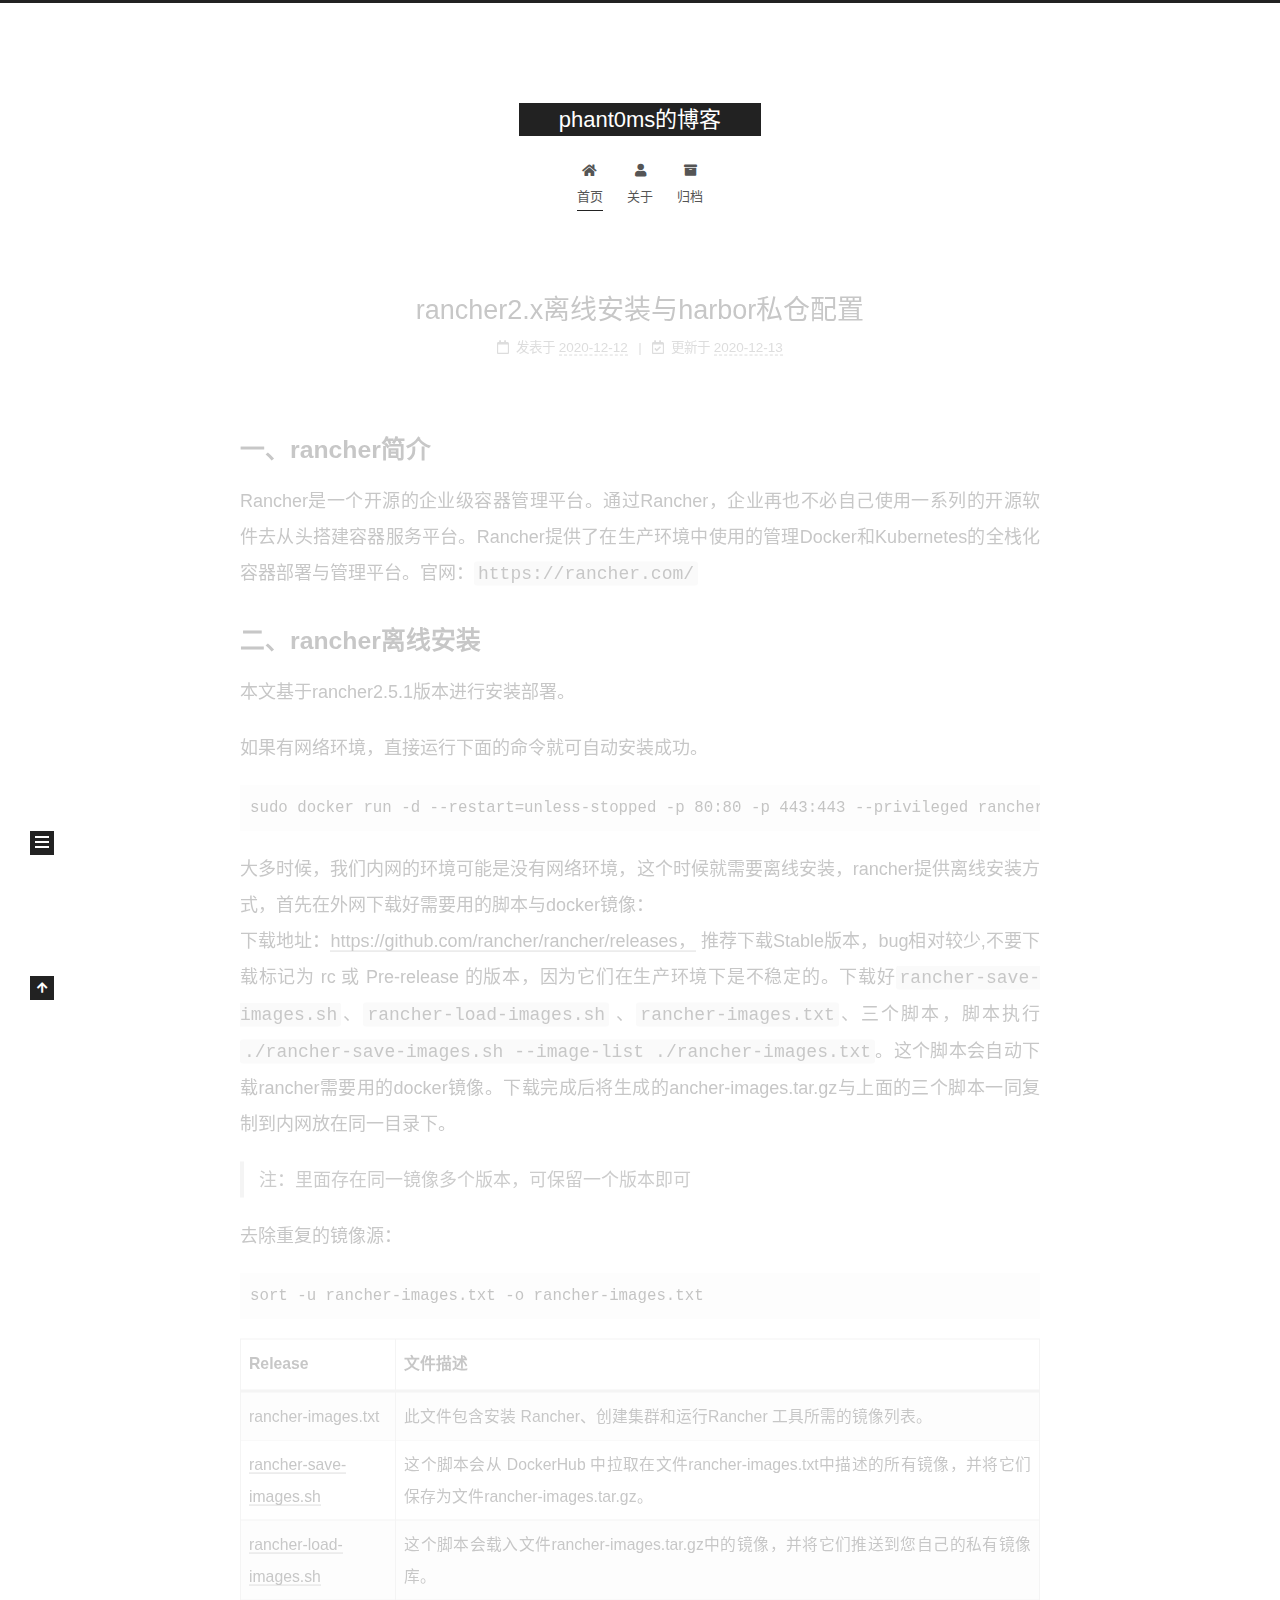
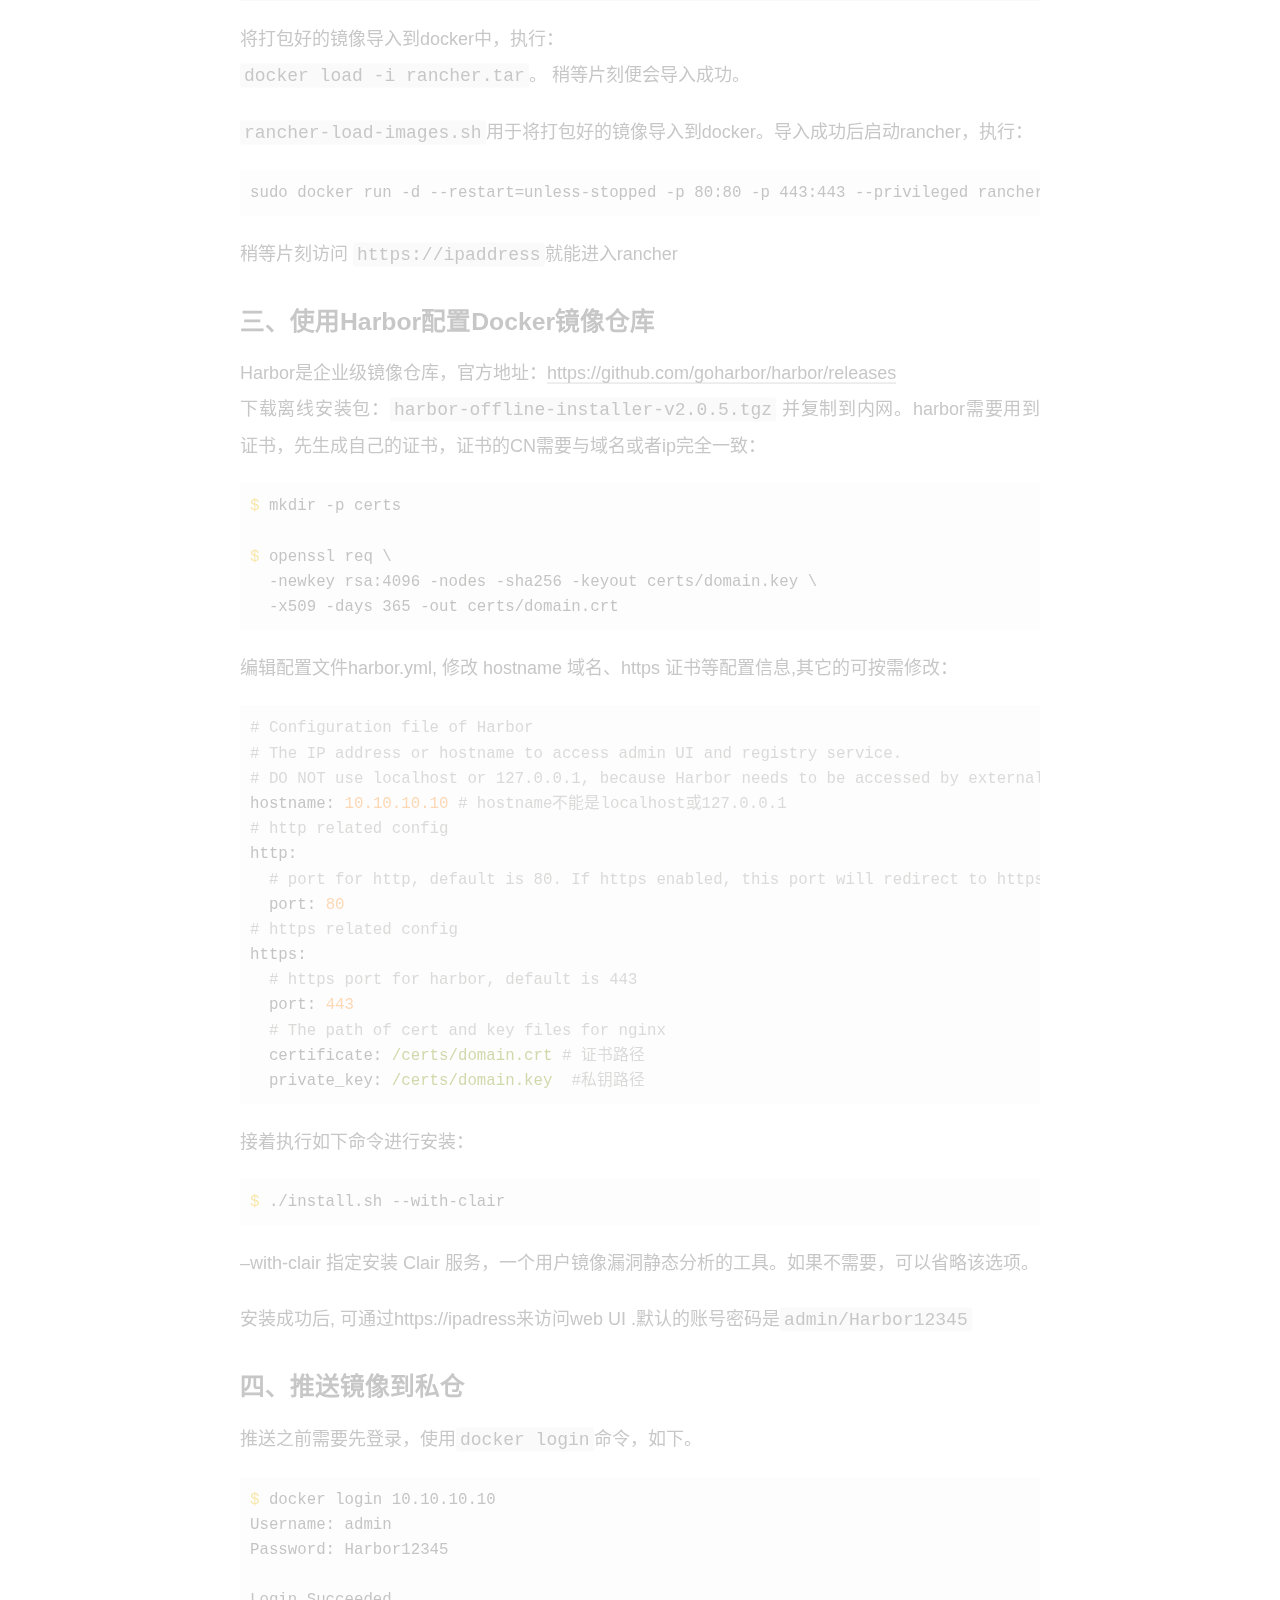
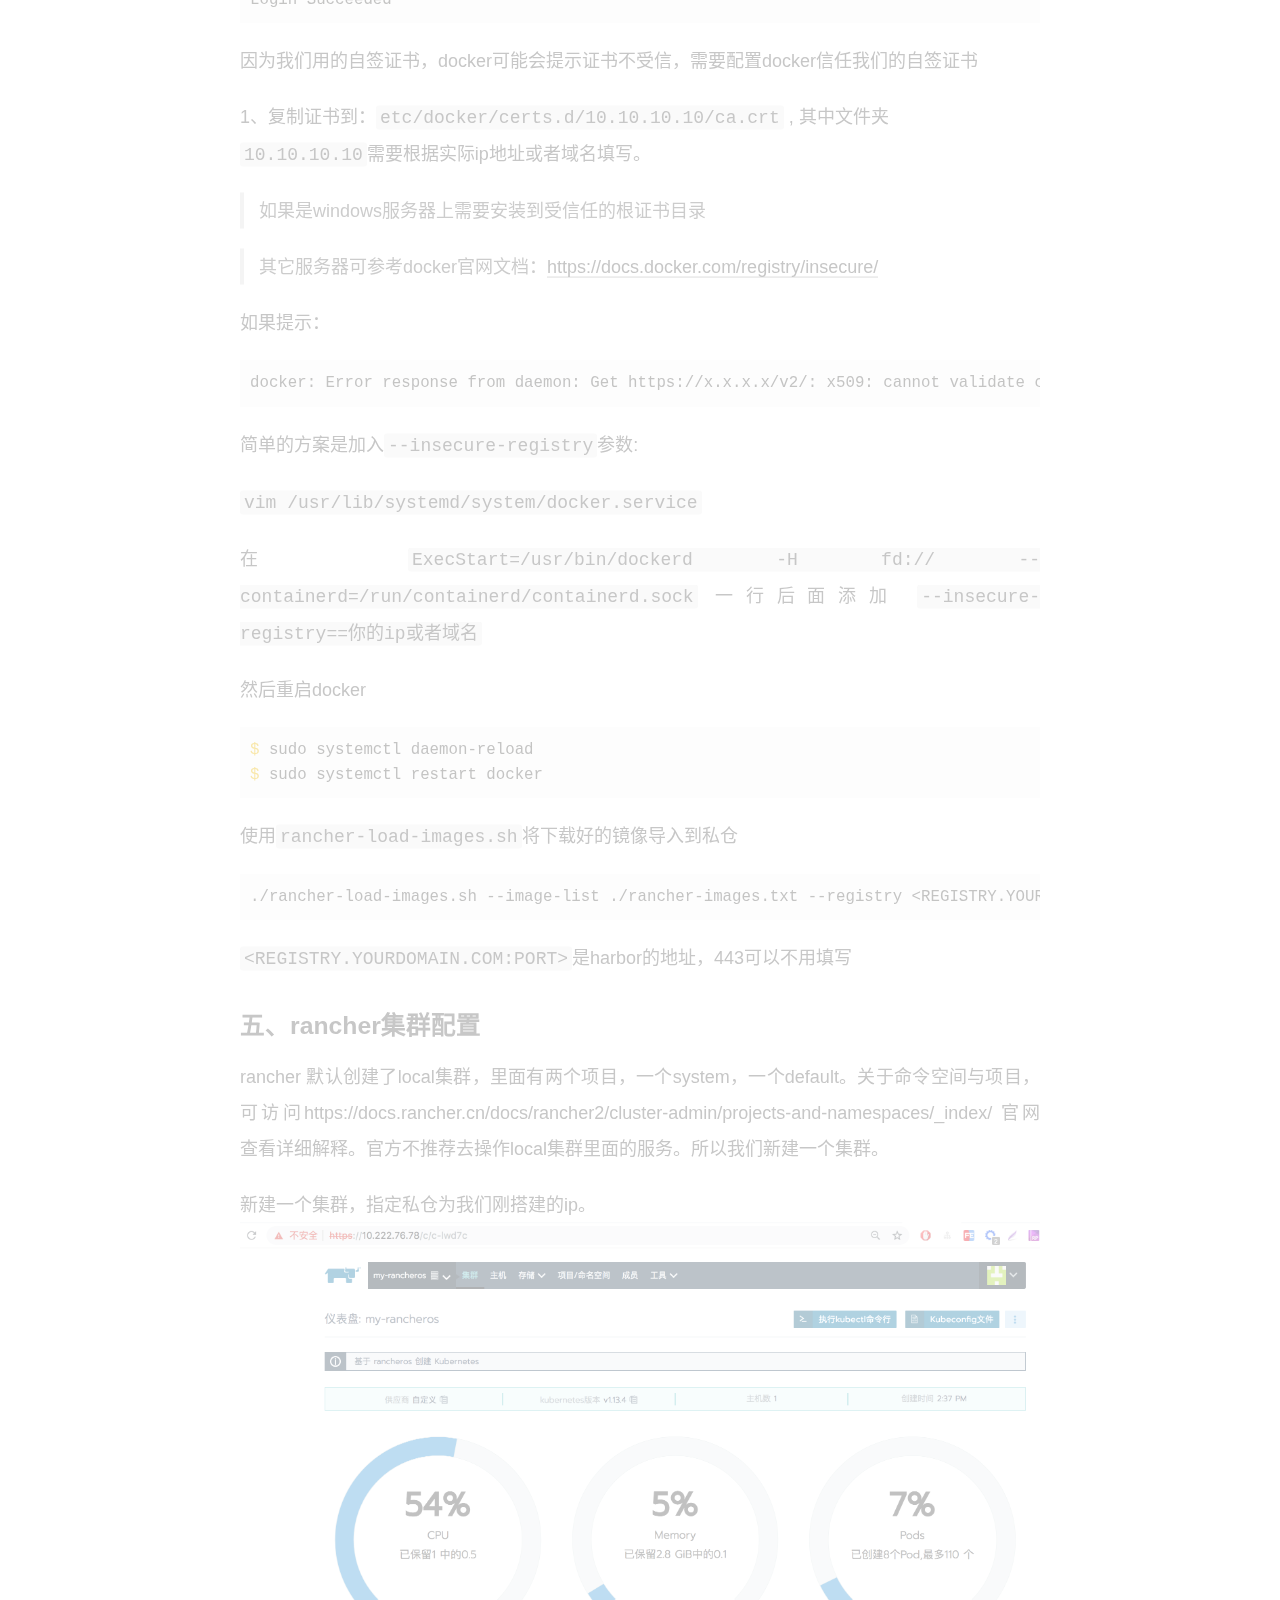
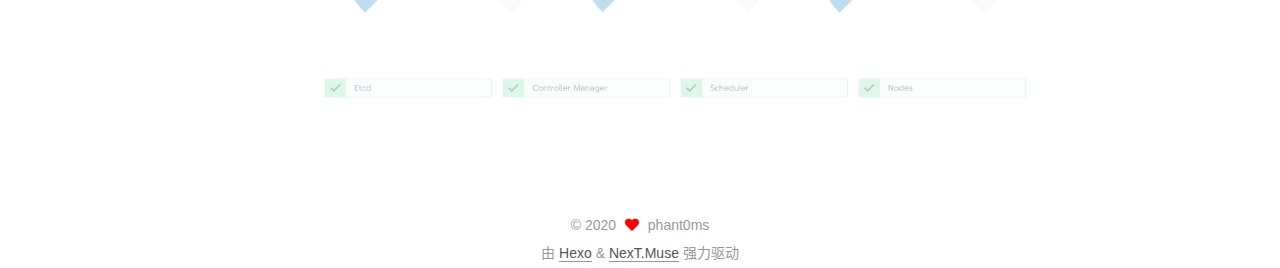
<file: index.html>
<!DOCTYPE html>
<html lang="zh-CN">
<head>
  <meta charset="UTF-8">
<meta name="viewport" content="width=device-width, initial-scale=1, maximum-scale=2">
<meta name="theme-color" content="#222">
<meta name="generator" content="Hexo 5.2.0">
  <link rel="apple-touch-icon" sizes="180x180" href="/images/apple-touch-icon-next.png">
  <link rel="icon" type="image/png" sizes="32x32" href="/images/favicon-32x32-next.png">
  <link rel="icon" type="image/png" sizes="16x16" href="/images/favicon-16x16-next.png">
  <link rel="mask-icon" href="/images/logo.svg" color="#222">

<link rel="stylesheet" href="/css/main.css">


<link rel="stylesheet" href="/lib/font-awesome/css/all.min.css">

<script id="hexo-configurations">
    var NexT = window.NexT || {};
    var CONFIG = {"hostname":"phant0ms.github.io","root":"/","scheme":"Muse","version":"7.8.0","exturl":false,"sidebar":{"position":"left","display":"post","padding":18,"offset":12,"onmobile":false},"copycode":{"enable":false,"show_result":false,"style":null},"back2top":{"enable":true,"sidebar":false,"scrollpercent":false},"bookmark":{"enable":false,"color":"#222","save":"auto"},"fancybox":false,"mediumzoom":false,"lazyload":false,"pangu":false,"comments":{"style":"tabs","active":null,"storage":true,"lazyload":false,"nav":null},"algolia":{"hits":{"per_page":10},"labels":{"input_placeholder":"Search for Posts","hits_empty":"We didn't find any results for the search: ${query}","hits_stats":"${hits} results found in ${time} ms"}},"localsearch":{"enable":false,"trigger":"auto","top_n_per_article":1,"unescape":false,"preload":false},"motion":{"enable":true,"async":false,"transition":{"post_block":"fadeIn","post_header":"slideDownIn","post_body":"slideDownIn","coll_header":"slideLeftIn","sidebar":"slideUpIn"}}};
  </script>

  <meta property="og:type" content="website">
<meta property="og:title" content="phant0ms的博客">
<meta property="og:url" content="https://phant0ms.github.io/index.html">
<meta property="og:site_name" content="phant0ms的博客">
<meta property="og:locale" content="zh_CN">
<meta property="article:author" content="phant0ms">
<meta name="twitter:card" content="summary">

<link rel="canonical" href="https://phant0ms.github.io/">


<script id="page-configurations">
  // https://hexo.io/docs/variables.html
  CONFIG.page = {
    sidebar: "",
    isHome : true,
    isPost : false,
    lang   : 'zh-CN'
  };
</script>

  <title>phant0ms的博客</title>
  






  <noscript>
  <style>
  .use-motion .brand,
  .use-motion .menu-item,
  .sidebar-inner,
  .use-motion .post-block,
  .use-motion .pagination,
  .use-motion .comments,
  .use-motion .post-header,
  .use-motion .post-body,
  .use-motion .collection-header { opacity: initial; }

  .use-motion .site-title,
  .use-motion .site-subtitle {
    opacity: initial;
    top: initial;
  }

  .use-motion .logo-line-before i { left: initial; }
  .use-motion .logo-line-after i { right: initial; }
  </style>
</noscript>

<link rel="alternate" href="/atom.xml" title="phant0ms的博客" type="application/atom+xml">
</head>

<body itemscope itemtype="http://schema.org/WebPage">
  <div class="container use-motion">
    <div class="headband"></div>

    <header class="header" itemscope itemtype="http://schema.org/WPHeader">
      <div class="header-inner"><div class="site-brand-container">
  <div class="site-nav-toggle">
    <div class="toggle" aria-label="切换导航栏">
      <span class="toggle-line toggle-line-first"></span>
      <span class="toggle-line toggle-line-middle"></span>
      <span class="toggle-line toggle-line-last"></span>
    </div>
  </div>

  <div class="site-meta">

    <a href="/" class="brand" rel="start">
      <span class="logo-line-before"><i></i></span>
      <h1 class="site-title">phant0ms的博客</h1>
      <span class="logo-line-after"><i></i></span>
    </a>
  </div>

  <div class="site-nav-right">
    <div class="toggle popup-trigger">
    </div>
  </div>
</div>




<nav class="site-nav">
  <ul id="menu" class="main-menu menu">
        <li class="menu-item menu-item-home">

    <a href="/" rel="section"><i class="fa fa-home fa-fw"></i>首页</a>

  </li>
        <li class="menu-item menu-item-about">

    <a href="/about/" rel="section"><i class="fa fa-user fa-fw"></i>关于</a>

  </li>
        <li class="menu-item menu-item-archives">

    <a href="/archives/" rel="section"><i class="fa fa-archive fa-fw"></i>归档</a>

  </li>
  </ul>
</nav>




</div>
    </header>

    
  <div class="back-to-top">
    <i class="fa fa-arrow-up"></i>
    <span>0%</span>
  </div>


    <main class="main">
      <div class="main-inner">
        <div class="content-wrap">
          

          <div class="content index posts-expand">
            
      
  
  
  <article itemscope itemtype="http://schema.org/Article" class="post-block" lang="zh-CN">
    <link itemprop="mainEntityOfPage" href="https://phant0ms.github.io/rancher2-5%E7%A6%BB%E7%BA%BF%E5%AE%89%E8%A3%85%E4%B8%8Eharbor%E7%A7%81%E4%BB%93%E9%85%8D%E7%BD%AE.html">

    <span hidden itemprop="author" itemscope itemtype="http://schema.org/Person">
      <meta itemprop="image" content="/images/avatar.gif">
      <meta itemprop="name" content="phant0ms">
      <meta itemprop="description" content="">
    </span>

    <span hidden itemprop="publisher" itemscope itemtype="http://schema.org/Organization">
      <meta itemprop="name" content="phant0ms的博客">
    </span>
      <header class="post-header">
        <h2 class="post-title" itemprop="name headline">
          
            <a href="/rancher2-5%E7%A6%BB%E7%BA%BF%E5%AE%89%E8%A3%85%E4%B8%8Eharbor%E7%A7%81%E4%BB%93%E9%85%8D%E7%BD%AE.html" class="post-title-link" itemprop="url">rancher2.x离线安装与harbor私仓配置</a>
        </h2>

        <div class="post-meta">
            <span class="post-meta-item">
              <span class="post-meta-item-icon">
                <i class="far fa-calendar"></i>
              </span>
              <span class="post-meta-item-text">发表于</span>

              <time title="创建时间：2020-12-12 11:23:23" itemprop="dateCreated datePublished" datetime="2020-12-12T11:23:23+08:00">2020-12-12</time>
            </span>
              <span class="post-meta-item">
                <span class="post-meta-item-icon">
                  <i class="far fa-calendar-check"></i>
                </span>
                <span class="post-meta-item-text">更新于</span>
                <time title="修改时间：2020-12-13 22:26:08" itemprop="dateModified" datetime="2020-12-13T22:26:08+08:00">2020-12-13</time>
              </span>

          

        </div>
      </header>

    
    
    
    <div class="post-body" itemprop="articleBody">

      
          <h2 id="一、rancher简介">一、rancher简介</h2>
<p>Rancher是一个开源的企业级容器管理平台。通过Rancher，企业再也不必自己使用一系列的开源软件去从头搭建容器服务平台。Rancher提供了在生产环境中使用的管理Docker和Kubernetes的全栈化容器部署与管理平台。官网：<code>https://rancher.com/</code></p>
<h2 id="二、rancher离线安装">二、rancher离线安装</h2>
<p>本文基于rancher2.5.1版本进行安装部署。</p>
<p>如果有网络环境，直接运行下面的命令就可自动安装成功。</p>
<figure class="highlight shell"><table><tr><td class="code"><pre><span class="line">sudo docker run -d --restart=unless-stopped -p 80:80 -p 443:443 --privileged rancher/rancher</span><br></pre></td></tr></table></figure>
<p>大多时候，我们内网的环境可能是没有网络环境，这个时候就需要离线安装，rancher提供离线安装方式，首先在外网下载好需要用的脚本与docker镜像：<br>
下载地址：<a target="_blank" rel="noopener" href="https://github.com/rancher/rancher/releases%EF%BC%8C">https://github.com/rancher/rancher/releases，</a> 推荐下载Stable版本，bug相对较少,不要下载标记为 rc 或 Pre-release 的版本，因为它们在生产环境下是不稳定的。下载好<code>rancher-save-images.sh</code>、<code>rancher-load-images.sh</code> 、<code>rancher-images.txt</code>、三个脚本，脚本执行 <code>./rancher-save-images.sh --image-list ./rancher-images.txt</code>。这个脚本会自动下载rancher需要用的docker镜像。下载完成后将生成的ancher-images.tar.gz与上面的三个脚本一同复制到内网放在同一目录下。</p>
<blockquote>
<p>注：里面存在同一镜像多个版本，可保留一个版本即可</p>
</blockquote>
<p>去除重复的镜像源：</p>
<figure class="highlight shell"><table><tr><td class="code"><pre><span class="line">sort -u rancher-images.txt -o rancher-images.txt</span><br></pre></td></tr></table></figure>
<table>
<thead>
<tr>
<th>Release</th>
<th>文件描述</th>
</tr>
</thead>
<tbody>
<tr>
<td>rancher-images.txt</td>
<td>此文件包含安装 Rancher、创建集群和运行Rancher 工具所需的镜像列表。</td>
</tr>
<tr>
<td><a target="_blank" rel="noopener" href="http://rancher-save-images.sh">rancher-save-images.sh</a></td>
<td>这个脚本会从 DockerHub 中拉取在文件rancher-images.txt中描述的所有镜像，并将它们保存为文件rancher-images.tar.gz。</td>
</tr>
<tr>
<td><a target="_blank" rel="noopener" href="http://rancher-load-images.sh">rancher-load-images.sh</a></td>
<td>这个脚本会载入文件rancher-images.tar.gz中的镜像，并将它们推送到您自己的私有镜像库。</td>
</tr>
</tbody>
</table>
<p>将打包好的镜像导入到docker中，执行：<br>
<code>docker load -i rancher.tar</code>。 稍等片刻便会导入成功。</p>
<p><code>rancher-load-images.sh</code>用于将打包好的镜像导入到docker。导入成功后启动rancher，执行：</p>
<figure class="highlight shell"><table><tr><td class="code"><pre><span class="line">sudo docker run -d --restart=unless-stopped -p 80:80 -p 443:443 --privileged rancher/rancher</span><br></pre></td></tr></table></figure>
<p>稍等片刻访问 <code>https://ipaddress</code>就能进入rancher</p>
<h2 id="三、使用Harbor配置Docker镜像仓库">三、使用Harbor配置Docker镜像仓库</h2>
<p>Harbor是企业级镜像仓库，官方地址：<a target="_blank" rel="noopener" href="https://github.com/goharbor/harbor/releases">https://github.com/goharbor/harbor/releases</a><br>
下载离线安装包：<code>harbor-offline-installer-v2.0.5.tgz</code> 并复制到内网。harbor需要用到证书，先生成自己的证书，证书的CN需要与域名或者ip完全一致：</p>
<figure class="highlight shell"><table><tr><td class="code"><pre><span class="line"><span class="meta">$</span><span class="bash"> mkdir -p certs</span></span><br><span class="line"></span><br><span class="line"><span class="meta">$</span><span class="bash"> openssl req \</span></span><br><span class="line">  -newkey rsa:4096 -nodes -sha256 -keyout certs/domain.key \</span><br><span class="line">  -x509 -days 365 -out certs/domain.crt</span><br></pre></td></tr></table></figure>
<p>编辑配置文件harbor.yml, 修改 hostname 域名、https 证书等配置信息,其它的可按需修改：</p>
<figure class="highlight yaml"><table><tr><td class="code"><pre><span class="line"><span class="comment"># Configuration file of Harbor</span></span><br><span class="line"><span class="comment"># The IP address or hostname to access admin UI and registry service.</span></span><br><span class="line"><span class="comment"># DO NOT use localhost or 127.0.0.1, because Harbor needs to be accessed by external clients.</span></span><br><span class="line"><span class="attr">hostname:</span> <span class="number">10.10</span><span class="number">.10</span><span class="number">.10</span> <span class="comment"># hostname不能是localhost或127.0.0.1</span></span><br><span class="line"><span class="comment"># http related config</span></span><br><span class="line"><span class="attr">http:</span></span><br><span class="line">  <span class="comment"># port for http, default is 80. If https enabled, this port will redirect to https port</span></span><br><span class="line">  <span class="attr">port:</span> <span class="number">80</span></span><br><span class="line"><span class="comment"># https related config</span></span><br><span class="line"><span class="attr">https:</span></span><br><span class="line">  <span class="comment"># https port for harbor, default is 443</span></span><br><span class="line">  <span class="attr">port:</span> <span class="number">443</span></span><br><span class="line">  <span class="comment"># The path of cert and key files for nginx</span></span><br><span class="line">  <span class="attr">certificate:</span> <span class="string">/certs/domain.crt</span> <span class="comment"># 证书路径</span></span><br><span class="line">  <span class="attr">private_key:</span> <span class="string">/certs/domain.key</span>  <span class="comment">#私钥路径</span></span><br></pre></td></tr></table></figure>
<p>接着执行如下命令进行安装：</p>
<figure class="highlight shell"><table><tr><td class="code"><pre><span class="line"><span class="meta">$</span><span class="bash"> ./install.sh --with-clair</span></span><br></pre></td></tr></table></figure>
<p>–with-clair 指定安装 Clair 服务，一个用户镜像漏洞静态分析的工具。如果不需要，可以省略该选项。</p>
<p>安装成功后, 可通过https://ipadress来访问web UI .默认的账号密码是<code>admin/Harbor12345</code></p>
<h2 id="四、推送镜像到私仓">四、推送镜像到私仓</h2>
<p>推送之前需要先登录，使用<code>docker login</code>命令，如下。</p>
<figure class="highlight shell"><table><tr><td class="code"><pre><span class="line"><span class="meta">$</span><span class="bash"> docker login 10.10.10.10</span></span><br><span class="line">Username: admin</span><br><span class="line">Password: Harbor12345</span><br><span class="line"></span><br><span class="line">Login Succeeded</span><br></pre></td></tr></table></figure>
<p>因为我们用的自签证书，docker可能会提示证书不受信，需要配置docker信任我们的自签证书</p>
<p>1、复制证书到：<code>etc/docker/certs.d/10.10.10.10/ca.crt</code> , 其中文件夹<br>
<code>10.10.10.10</code>需要根据实际ip地址或者域名填写。</p>
<blockquote>
<p>如果是windows服务器上需要安装到受信任的根证书目录</p>
</blockquote>
<blockquote>
<p>其它服务器可参考docker官网文档：<a target="_blank" rel="noopener" href="https://docs.docker.com/registry/insecure/">https://docs.docker.com/registry/insecure/</a></p>
</blockquote>
<p>如果提示：</p>
<figure class="highlight tex"><table><tr><td class="code"><pre><span class="line">docker: Error response from daemon: Get https://x.x.x.x/v2/: x509: cannot validate certificate for x.x.x.x because it doesn&#x27;t contain any IP SANs</span><br></pre></td></tr></table></figure>
<p>简单的方案是加入<code>--insecure-registry</code>参数:</p>
<p><code>vim /usr/lib/systemd/system/docker.service</code></p>
<p>在 <code>ExecStart=/usr/bin/dockerd -H fd:// --containerd=/run/containerd/containerd.sock</code> 一行后面添加 <code>--insecure-registry==你的ip或者域名</code></p>
<p>然后重启docker</p>
<figure class="highlight shell"><table><tr><td class="code"><pre><span class="line"><span class="meta">$</span><span class="bash"> sudo systemctl daemon-reload</span></span><br><span class="line"><span class="meta">$</span><span class="bash"> sudo systemctl restart docker</span></span><br></pre></td></tr></table></figure>
<p>使用<code>rancher-load-images.sh</code>将下载好的镜像导入到私仓</p>
<figure class="highlight shell"><table><tr><td class="code"><pre><span class="line">./rancher-load-images.sh --image-list ./rancher-images.txt --registry &lt;REGISTRY.YOURDOMAIN.COM:PORT&gt;`</span><br></pre></td></tr></table></figure>
<p><code>&lt;REGISTRY.YOURDOMAIN.COM:PORT&gt;</code>是harbor的地址，443可以不用填写</p>
<h2 id="五、rancher集群配置">五、rancher集群配置</h2>
<p>rancher 默认创建了local集群，里面有两个项目，一个system，一个default。关于命令空间与项目，可访问https://docs.rancher.cn/docs/rancher2/cluster-admin/projects-and-namespaces/_index/ 官网查看详细解释。官方不推荐去操作local集群里面的服务。所以我们新建一个集群。</p>
<p>新建一个集群，指定私仓为我们刚搭建的ip。<br>
<img src="./rancher2-5%E7%A6%BB%E7%BA%BF%E5%AE%89%E8%A3%85%E4%B8%8Eharbor%E7%A7%81%E4%BB%93%E9%85%8D%E7%BD%AE/rancher-cluster-hoem.png" alt="rancher-home"></p>

      
    </div>

    
    
    
      <footer class="post-footer">
        <div class="post-eof"></div>
      </footer>
  </article>
  
  
  


  



          </div>
          

<script>
  window.addEventListener('tabs:register', () => {
    let { activeClass } = CONFIG.comments;
    if (CONFIG.comments.storage) {
      activeClass = localStorage.getItem('comments_active') || activeClass;
    }
    if (activeClass) {
      let activeTab = document.querySelector(`a[href="#comment-${activeClass}"]`);
      if (activeTab) {
        activeTab.click();
      }
    }
  });
  if (CONFIG.comments.storage) {
    window.addEventListener('tabs:click', event => {
      if (!event.target.matches('.tabs-comment .tab-content .tab-pane')) return;
      let commentClass = event.target.classList[1];
      localStorage.setItem('comments_active', commentClass);
    });
  }
</script>

        </div>
          
  
  <div class="toggle sidebar-toggle">
    <span class="toggle-line toggle-line-first"></span>
    <span class="toggle-line toggle-line-middle"></span>
    <span class="toggle-line toggle-line-last"></span>
  </div>

  <aside class="sidebar">
    <div class="sidebar-inner">

      <ul class="sidebar-nav motion-element">
        <li class="sidebar-nav-toc">
          文章目录
        </li>
        <li class="sidebar-nav-overview">
          站点概览
        </li>
      </ul>

      <!--noindex-->
      <div class="post-toc-wrap sidebar-panel">
      </div>
      <!--/noindex-->

      <div class="site-overview-wrap sidebar-panel">
        <div class="site-author motion-element" itemprop="author" itemscope itemtype="http://schema.org/Person">
  <p class="site-author-name" itemprop="name">phant0ms</p>
  <div class="site-description" itemprop="description"></div>
</div>
<div class="site-state-wrap motion-element">
  <nav class="site-state">
      <div class="site-state-item site-state-posts">
          <a href="/archives/">
        
          <span class="site-state-item-count">1</span>
          <span class="site-state-item-name">日志</span>
        </a>
      </div>
  </nav>
</div>



      </div>

    </div>
  </aside>
  <div id="sidebar-dimmer"></div>


      </div>
    </main>

    <footer class="footer">
      <div class="footer-inner">
        

        

<div class="copyright">
  
  &copy; 
  <span itemprop="copyrightYear">2020</span>
  <span class="with-love">
    <i class="fa fa-heart"></i>
  </span>
  <span class="author" itemprop="copyrightHolder">phant0ms</span>
</div>
  <div class="powered-by">由 <a href="https://hexo.io/" class="theme-link" rel="noopener" target="_blank">Hexo</a> & <a href="https://muse.theme-next.org/" class="theme-link" rel="noopener" target="_blank">NexT.Muse</a> 强力驱动
  </div>

        








      </div>
    </footer>
  </div>

  
  <script src="/lib/anime.min.js"></script>
  <script src="/lib/velocity/velocity.min.js"></script>
  <script src="/lib/velocity/velocity.ui.min.js"></script>

<script src="/js/utils.js"></script>

<script src="/js/motion.js"></script>


<script src="/js/schemes/muse.js"></script>


<script src="/js/next-boot.js"></script>




  















  

  

</body>
</html>
</file>
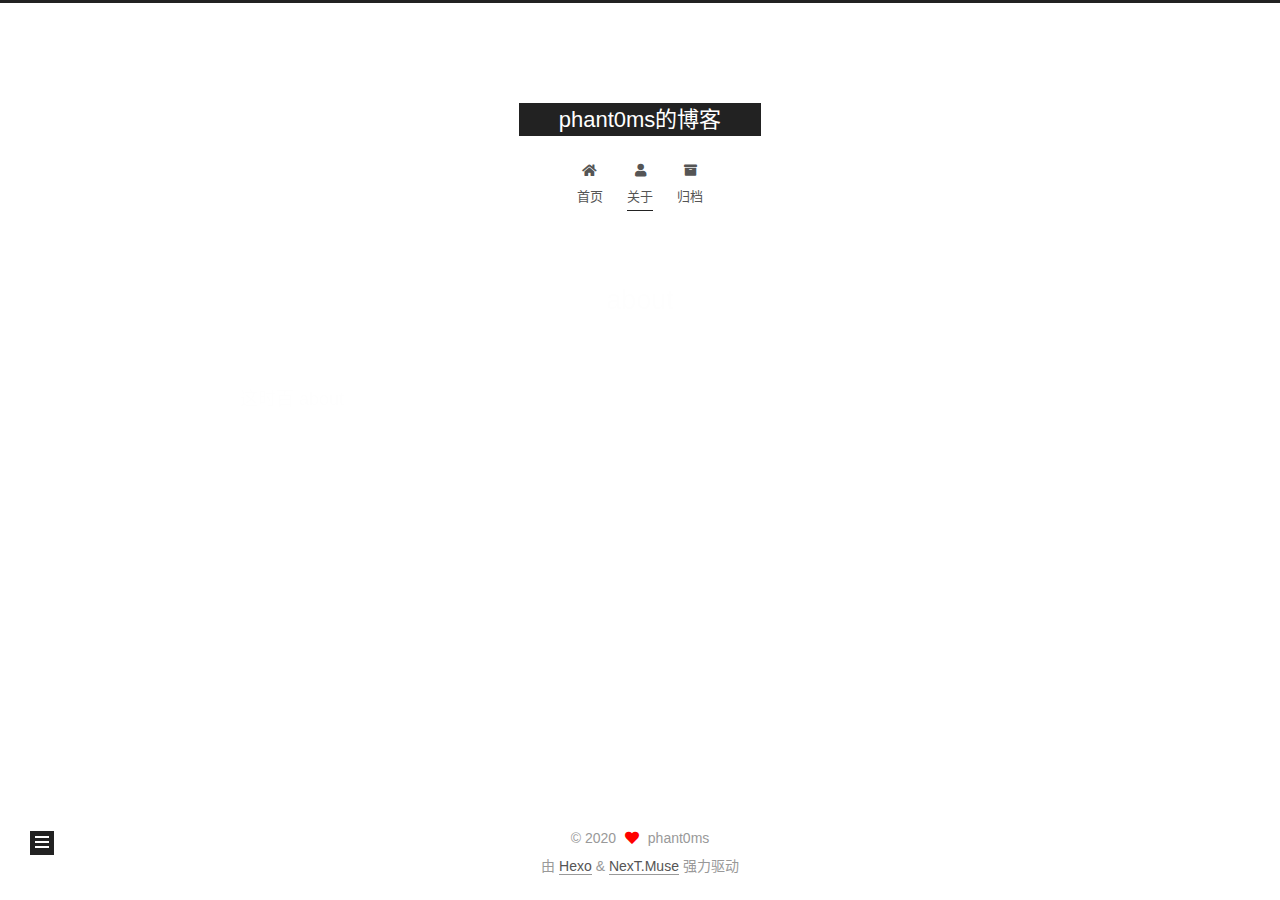
<file: about/index.html>
<!DOCTYPE html>
<html lang="zh-CN">
<head>
  <meta charset="UTF-8">
<meta name="viewport" content="width=device-width, initial-scale=1, maximum-scale=2">
<meta name="theme-color" content="#222">
<meta name="generator" content="Hexo 5.2.0">
  <link rel="apple-touch-icon" sizes="180x180" href="/images/apple-touch-icon-next.png">
  <link rel="icon" type="image/png" sizes="32x32" href="/images/favicon-32x32-next.png">
  <link rel="icon" type="image/png" sizes="16x16" href="/images/favicon-16x16-next.png">
  <link rel="mask-icon" href="/images/logo.svg" color="#222">

<link rel="stylesheet" href="/css/main.css">


<link rel="stylesheet" href="/lib/font-awesome/css/all.min.css">

<script id="hexo-configurations">
    var NexT = window.NexT || {};
    var CONFIG = {"hostname":"phant0ms.github.io","root":"/","scheme":"Muse","version":"7.8.0","exturl":false,"sidebar":{"position":"left","display":"post","padding":18,"offset":12,"onmobile":false},"copycode":{"enable":false,"show_result":false,"style":null},"back2top":{"enable":true,"sidebar":false,"scrollpercent":false},"bookmark":{"enable":false,"color":"#222","save":"auto"},"fancybox":false,"mediumzoom":false,"lazyload":false,"pangu":false,"comments":{"style":"tabs","active":null,"storage":true,"lazyload":false,"nav":null},"algolia":{"hits":{"per_page":10},"labels":{"input_placeholder":"Search for Posts","hits_empty":"We didn't find any results for the search: ${query}","hits_stats":"${hits} results found in ${time} ms"}},"localsearch":{"enable":false,"trigger":"auto","top_n_per_article":1,"unescape":false,"preload":false},"motion":{"enable":true,"async":false,"transition":{"post_block":"fadeIn","post_header":"slideDownIn","post_body":"slideDownIn","coll_header":"slideLeftIn","sidebar":"slideUpIn"}}};
  </script>

  <meta name="description" content="这时百 about">
<meta property="og:type" content="website">
<meta property="og:title" content="about">
<meta property="og:url" content="https://phant0ms.github.io/about/index.html">
<meta property="og:site_name" content="phant0ms的博客">
<meta property="og:description" content="这时百 about">
<meta property="og:locale" content="zh_CN">
<meta property="article:published_time" content="2020-11-06T08:38:50.000Z">
<meta property="article:modified_time" content="2020-11-06T08:38:59.000Z">
<meta property="article:author" content="phant0ms">
<meta name="twitter:card" content="summary">

<link rel="canonical" href="https://phant0ms.github.io/about/">


<script id="page-configurations">
  // https://hexo.io/docs/variables.html
  CONFIG.page = {
    sidebar: "",
    isHome : false,
    isPost : false,
    lang   : 'zh-CN'
  };
</script>

  <title>about | phant0ms的博客
</title>
  






  <noscript>
  <style>
  .use-motion .brand,
  .use-motion .menu-item,
  .sidebar-inner,
  .use-motion .post-block,
  .use-motion .pagination,
  .use-motion .comments,
  .use-motion .post-header,
  .use-motion .post-body,
  .use-motion .collection-header { opacity: initial; }

  .use-motion .site-title,
  .use-motion .site-subtitle {
    opacity: initial;
    top: initial;
  }

  .use-motion .logo-line-before i { left: initial; }
  .use-motion .logo-line-after i { right: initial; }
  </style>
</noscript>

<link rel="alternate" href="/atom.xml" title="phant0ms的博客" type="application/atom+xml">
</head>

<body itemscope itemtype="http://schema.org/WebPage">
  <div class="container use-motion">
    <div class="headband"></div>

    <header class="header" itemscope itemtype="http://schema.org/WPHeader">
      <div class="header-inner"><div class="site-brand-container">
  <div class="site-nav-toggle">
    <div class="toggle" aria-label="切换导航栏">
      <span class="toggle-line toggle-line-first"></span>
      <span class="toggle-line toggle-line-middle"></span>
      <span class="toggle-line toggle-line-last"></span>
    </div>
  </div>

  <div class="site-meta">

    <a href="/" class="brand" rel="start">
      <span class="logo-line-before"><i></i></span>
      <h1 class="site-title">phant0ms的博客</h1>
      <span class="logo-line-after"><i></i></span>
    </a>
  </div>

  <div class="site-nav-right">
    <div class="toggle popup-trigger">
    </div>
  </div>
</div>




<nav class="site-nav">
  <ul id="menu" class="main-menu menu">
        <li class="menu-item menu-item-home">

    <a href="/" rel="section"><i class="fa fa-home fa-fw"></i>首页</a>

  </li>
        <li class="menu-item menu-item-about">

    <a href="/about/" rel="section"><i class="fa fa-user fa-fw"></i>关于</a>

  </li>
        <li class="menu-item menu-item-archives">

    <a href="/archives/" rel="section"><i class="fa fa-archive fa-fw"></i>归档</a>

  </li>
  </ul>
</nav>




</div>
    </header>

    
  <div class="back-to-top">
    <i class="fa fa-arrow-up"></i>
    <span>0%</span>
  </div>


    <main class="main">
      <div class="main-inner">
        <div class="content-wrap">
          
  
  

          <div class="content page posts-expand">
            

    
    
    
    <div class="post-block" lang="zh-CN">
      <header class="post-header">

<h1 class="post-title" itemprop="name headline">about
</h1>

<div class="post-meta">
  

</div>

</header>

      
      
      
      <div class="post-body">
          <p>这时百 about</p>

      </div>
      
      
      
    </div>
    

    
    
    


          </div>
          

<script>
  window.addEventListener('tabs:register', () => {
    let { activeClass } = CONFIG.comments;
    if (CONFIG.comments.storage) {
      activeClass = localStorage.getItem('comments_active') || activeClass;
    }
    if (activeClass) {
      let activeTab = document.querySelector(`a[href="#comment-${activeClass}"]`);
      if (activeTab) {
        activeTab.click();
      }
    }
  });
  if (CONFIG.comments.storage) {
    window.addEventListener('tabs:click', event => {
      if (!event.target.matches('.tabs-comment .tab-content .tab-pane')) return;
      let commentClass = event.target.classList[1];
      localStorage.setItem('comments_active', commentClass);
    });
  }
</script>

        </div>
          
  
  <div class="toggle sidebar-toggle">
    <span class="toggle-line toggle-line-first"></span>
    <span class="toggle-line toggle-line-middle"></span>
    <span class="toggle-line toggle-line-last"></span>
  </div>

  <aside class="sidebar">
    <div class="sidebar-inner">

      <ul class="sidebar-nav motion-element">
        <li class="sidebar-nav-toc">
          文章目录
        </li>
        <li class="sidebar-nav-overview">
          站点概览
        </li>
      </ul>

      <!--noindex-->
      <div class="post-toc-wrap sidebar-panel">
      </div>
      <!--/noindex-->

      <div class="site-overview-wrap sidebar-panel">
        <div class="site-author motion-element" itemprop="author" itemscope itemtype="http://schema.org/Person">
  <p class="site-author-name" itemprop="name">phant0ms</p>
  <div class="site-description" itemprop="description"></div>
</div>
<div class="site-state-wrap motion-element">
  <nav class="site-state">
      <div class="site-state-item site-state-posts">
          <a href="/archives/">
        
          <span class="site-state-item-count">1</span>
          <span class="site-state-item-name">日志</span>
        </a>
      </div>
  </nav>
</div>



      </div>

    </div>
  </aside>
  <div id="sidebar-dimmer"></div>


      </div>
    </main>

    <footer class="footer">
      <div class="footer-inner">
        

        

<div class="copyright">
  
  &copy; 
  <span itemprop="copyrightYear">2020</span>
  <span class="with-love">
    <i class="fa fa-heart"></i>
  </span>
  <span class="author" itemprop="copyrightHolder">phant0ms</span>
</div>
  <div class="powered-by">由 <a href="https://hexo.io/" class="theme-link" rel="noopener" target="_blank">Hexo</a> & <a href="https://muse.theme-next.org/" class="theme-link" rel="noopener" target="_blank">NexT.Muse</a> 强力驱动
  </div>

        








      </div>
    </footer>
  </div>

  
  <script src="/lib/anime.min.js"></script>
  <script src="/lib/velocity/velocity.min.js"></script>
  <script src="/lib/velocity/velocity.ui.min.js"></script>

<script src="/js/utils.js"></script>

<script src="/js/motion.js"></script>


<script src="/js/schemes/muse.js"></script>


<script src="/js/next-boot.js"></script>




  















  

  

</body>
</html>
</file>
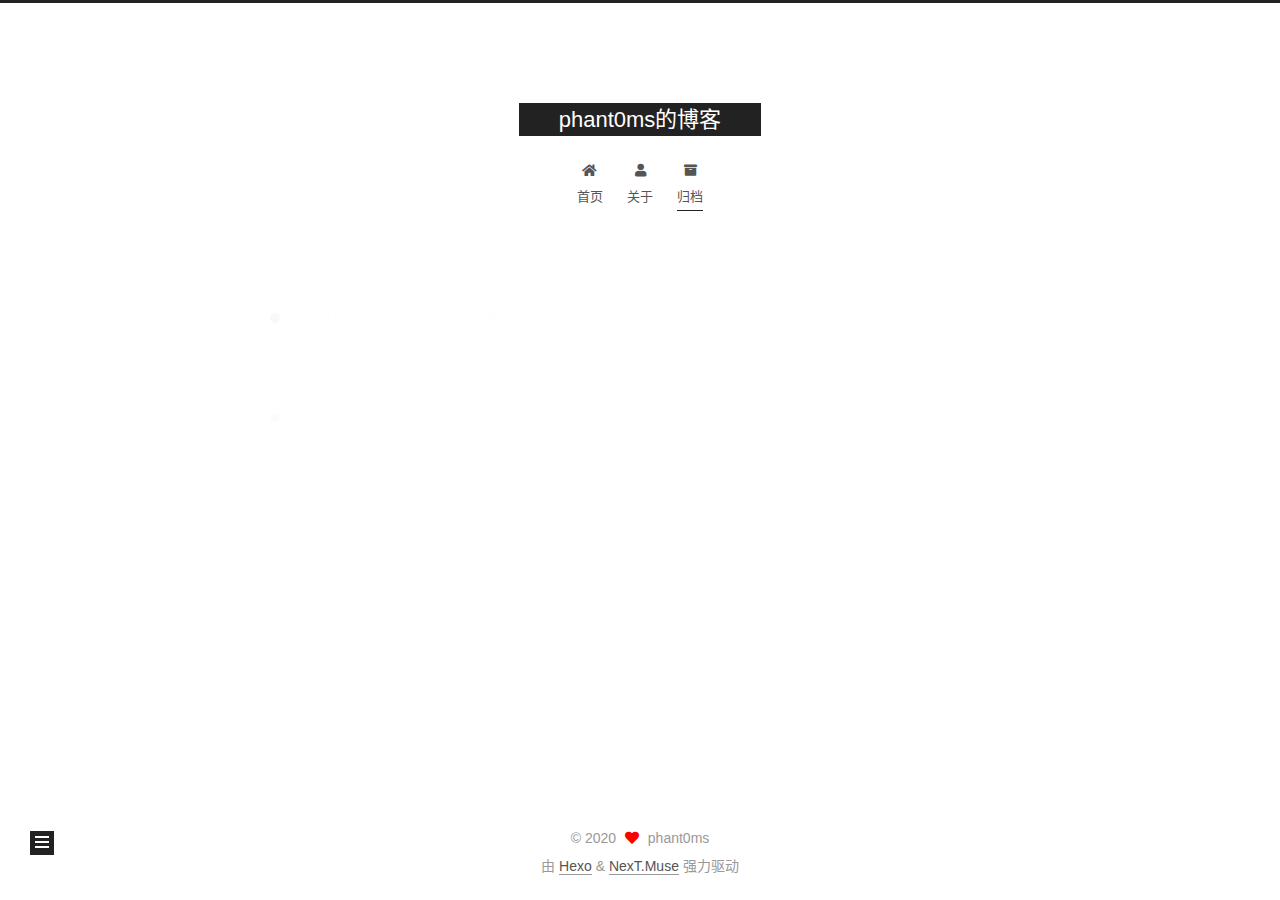
<file: archives/index.html>
<!DOCTYPE html>
<html lang="zh-CN">
<head>
  <meta charset="UTF-8">
<meta name="viewport" content="width=device-width, initial-scale=1, maximum-scale=2">
<meta name="theme-color" content="#222">
<meta name="generator" content="Hexo 5.2.0">
  <link rel="apple-touch-icon" sizes="180x180" href="/images/apple-touch-icon-next.png">
  <link rel="icon" type="image/png" sizes="32x32" href="/images/favicon-32x32-next.png">
  <link rel="icon" type="image/png" sizes="16x16" href="/images/favicon-16x16-next.png">
  <link rel="mask-icon" href="/images/logo.svg" color="#222">

<link rel="stylesheet" href="/css/main.css">


<link rel="stylesheet" href="/lib/font-awesome/css/all.min.css">

<script id="hexo-configurations">
    var NexT = window.NexT || {};
    var CONFIG = {"hostname":"phant0ms.github.io","root":"/","scheme":"Muse","version":"7.8.0","exturl":false,"sidebar":{"position":"left","display":"post","padding":18,"offset":12,"onmobile":false},"copycode":{"enable":false,"show_result":false,"style":null},"back2top":{"enable":true,"sidebar":false,"scrollpercent":false},"bookmark":{"enable":false,"color":"#222","save":"auto"},"fancybox":false,"mediumzoom":false,"lazyload":false,"pangu":false,"comments":{"style":"tabs","active":null,"storage":true,"lazyload":false,"nav":null},"algolia":{"hits":{"per_page":10},"labels":{"input_placeholder":"Search for Posts","hits_empty":"We didn't find any results for the search: ${query}","hits_stats":"${hits} results found in ${time} ms"}},"localsearch":{"enable":false,"trigger":"auto","top_n_per_article":1,"unescape":false,"preload":false},"motion":{"enable":true,"async":false,"transition":{"post_block":"fadeIn","post_header":"slideDownIn","post_body":"slideDownIn","coll_header":"slideLeftIn","sidebar":"slideUpIn"}}};
  </script>

  <meta property="og:type" content="website">
<meta property="og:title" content="phant0ms的博客">
<meta property="og:url" content="https://phant0ms.github.io/archives/index.html">
<meta property="og:site_name" content="phant0ms的博客">
<meta property="og:locale" content="zh_CN">
<meta property="article:author" content="phant0ms">
<meta name="twitter:card" content="summary">

<link rel="canonical" href="https://phant0ms.github.io/archives/">


<script id="page-configurations">
  // https://hexo.io/docs/variables.html
  CONFIG.page = {
    sidebar: "",
    isHome : false,
    isPost : false,
    lang   : 'zh-CN'
  };
</script>

  <title>归档 | phant0ms的博客</title>
  






  <noscript>
  <style>
  .use-motion .brand,
  .use-motion .menu-item,
  .sidebar-inner,
  .use-motion .post-block,
  .use-motion .pagination,
  .use-motion .comments,
  .use-motion .post-header,
  .use-motion .post-body,
  .use-motion .collection-header { opacity: initial; }

  .use-motion .site-title,
  .use-motion .site-subtitle {
    opacity: initial;
    top: initial;
  }

  .use-motion .logo-line-before i { left: initial; }
  .use-motion .logo-line-after i { right: initial; }
  </style>
</noscript>

<link rel="alternate" href="/atom.xml" title="phant0ms的博客" type="application/atom+xml">
</head>

<body itemscope itemtype="http://schema.org/WebPage">
  <div class="container use-motion">
    <div class="headband"></div>

    <header class="header" itemscope itemtype="http://schema.org/WPHeader">
      <div class="header-inner"><div class="site-brand-container">
  <div class="site-nav-toggle">
    <div class="toggle" aria-label="切换导航栏">
      <span class="toggle-line toggle-line-first"></span>
      <span class="toggle-line toggle-line-middle"></span>
      <span class="toggle-line toggle-line-last"></span>
    </div>
  </div>

  <div class="site-meta">

    <a href="/" class="brand" rel="start">
      <span class="logo-line-before"><i></i></span>
      <h1 class="site-title">phant0ms的博客</h1>
      <span class="logo-line-after"><i></i></span>
    </a>
  </div>

  <div class="site-nav-right">
    <div class="toggle popup-trigger">
    </div>
  </div>
</div>




<nav class="site-nav">
  <ul id="menu" class="main-menu menu">
        <li class="menu-item menu-item-home">

    <a href="/" rel="section"><i class="fa fa-home fa-fw"></i>首页</a>

  </li>
        <li class="menu-item menu-item-about">

    <a href="/about/" rel="section"><i class="fa fa-user fa-fw"></i>关于</a>

  </li>
        <li class="menu-item menu-item-archives">

    <a href="/archives/" rel="section"><i class="fa fa-archive fa-fw"></i>归档</a>

  </li>
  </ul>
</nav>




</div>
    </header>

    
  <div class="back-to-top">
    <i class="fa fa-arrow-up"></i>
    <span>0%</span>
  </div>


    <main class="main">
      <div class="main-inner">
        <div class="content-wrap">
          

          <div class="content archive">
            

  
  
  
  <div class="post-block">
    <div class="posts-collapse">
      <div class="collection-title">
        <span class="collection-header">嗯..! 目前共计 1 篇日志。 继续努力。</span>
      </div>

      
    <div class="collection-year">
      <span class="collection-header">2020</span>
    </div>

  <article itemscope itemtype="http://schema.org/Article">
    <header class="post-header">

      <div class="post-meta">
        <time itemprop="dateCreated"
              datetime="2020-12-12T11:23:23+08:00"
              content="2020-12-12">
          12-12
        </time>
      </div>

      <div class="post-title">
          <a class="post-title-link" href="/rancher2-5%E7%A6%BB%E7%BA%BF%E5%AE%89%E8%A3%85%E4%B8%8Eharbor%E7%A7%81%E4%BB%93%E9%85%8D%E7%BD%AE.html" itemprop="url">
            <span itemprop="name">rancher2.x离线安装与harbor私仓配置</span>
          </a>
      </div>

    </header>
  </article>


    </div>
  </div>
  
  
  

  



          </div>
          

<script>
  window.addEventListener('tabs:register', () => {
    let { activeClass } = CONFIG.comments;
    if (CONFIG.comments.storage) {
      activeClass = localStorage.getItem('comments_active') || activeClass;
    }
    if (activeClass) {
      let activeTab = document.querySelector(`a[href="#comment-${activeClass}"]`);
      if (activeTab) {
        activeTab.click();
      }
    }
  });
  if (CONFIG.comments.storage) {
    window.addEventListener('tabs:click', event => {
      if (!event.target.matches('.tabs-comment .tab-content .tab-pane')) return;
      let commentClass = event.target.classList[1];
      localStorage.setItem('comments_active', commentClass);
    });
  }
</script>

        </div>
          
  
  <div class="toggle sidebar-toggle">
    <span class="toggle-line toggle-line-first"></span>
    <span class="toggle-line toggle-line-middle"></span>
    <span class="toggle-line toggle-line-last"></span>
  </div>

  <aside class="sidebar">
    <div class="sidebar-inner">

      <ul class="sidebar-nav motion-element">
        <li class="sidebar-nav-toc">
          文章目录
        </li>
        <li class="sidebar-nav-overview">
          站点概览
        </li>
      </ul>

      <!--noindex-->
      <div class="post-toc-wrap sidebar-panel">
      </div>
      <!--/noindex-->

      <div class="site-overview-wrap sidebar-panel">
        <div class="site-author motion-element" itemprop="author" itemscope itemtype="http://schema.org/Person">
  <p class="site-author-name" itemprop="name">phant0ms</p>
  <div class="site-description" itemprop="description"></div>
</div>
<div class="site-state-wrap motion-element">
  <nav class="site-state">
      <div class="site-state-item site-state-posts">
          <a href="/archives/">
        
          <span class="site-state-item-count">1</span>
          <span class="site-state-item-name">日志</span>
        </a>
      </div>
  </nav>
</div>



      </div>

    </div>
  </aside>
  <div id="sidebar-dimmer"></div>


      </div>
    </main>

    <footer class="footer">
      <div class="footer-inner">
        

        

<div class="copyright">
  
  &copy; 
  <span itemprop="copyrightYear">2020</span>
  <span class="with-love">
    <i class="fa fa-heart"></i>
  </span>
  <span class="author" itemprop="copyrightHolder">phant0ms</span>
</div>
  <div class="powered-by">由 <a href="https://hexo.io/" class="theme-link" rel="noopener" target="_blank">Hexo</a> & <a href="https://muse.theme-next.org/" class="theme-link" rel="noopener" target="_blank">NexT.Muse</a> 强力驱动
  </div>

        








      </div>
    </footer>
  </div>

  
  <script src="/lib/anime.min.js"></script>
  <script src="/lib/velocity/velocity.min.js"></script>
  <script src="/lib/velocity/velocity.ui.min.js"></script>

<script src="/js/utils.js"></script>

<script src="/js/motion.js"></script>


<script src="/js/schemes/muse.js"></script>


<script src="/js/next-boot.js"></script>




  















  

  

</body>
</html>
</file>
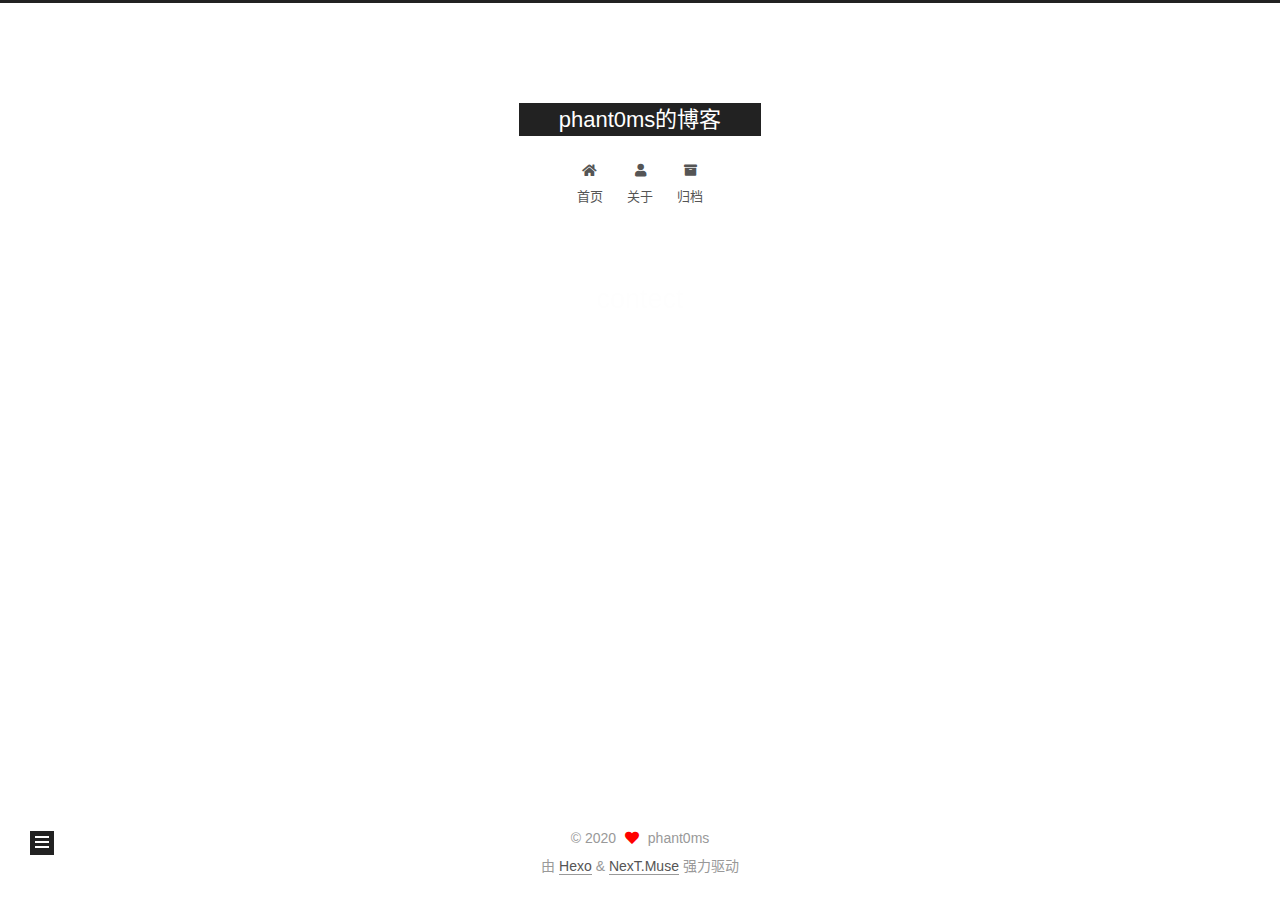
<file: contect/index.html>
<!DOCTYPE html>
<html lang="zh-CN">
<head>
  <meta charset="UTF-8">
<meta name="viewport" content="width=device-width, initial-scale=1, maximum-scale=2">
<meta name="theme-color" content="#222">
<meta name="generator" content="Hexo 5.2.0">
  <link rel="apple-touch-icon" sizes="180x180" href="/images/apple-touch-icon-next.png">
  <link rel="icon" type="image/png" sizes="32x32" href="/images/favicon-32x32-next.png">
  <link rel="icon" type="image/png" sizes="16x16" href="/images/favicon-16x16-next.png">
  <link rel="mask-icon" href="/images/logo.svg" color="#222">

<link rel="stylesheet" href="/css/main.css">


<link rel="stylesheet" href="/lib/font-awesome/css/all.min.css">

<script id="hexo-configurations">
    var NexT = window.NexT || {};
    var CONFIG = {"hostname":"phant0ms.github.io","root":"/","scheme":"Muse","version":"7.8.0","exturl":false,"sidebar":{"position":"left","display":"post","padding":18,"offset":12,"onmobile":false},"copycode":{"enable":false,"show_result":false,"style":null},"back2top":{"enable":true,"sidebar":false,"scrollpercent":false},"bookmark":{"enable":false,"color":"#222","save":"auto"},"fancybox":false,"mediumzoom":false,"lazyload":false,"pangu":false,"comments":{"style":"tabs","active":null,"storage":true,"lazyload":false,"nav":null},"algolia":{"hits":{"per_page":10},"labels":{"input_placeholder":"Search for Posts","hits_empty":"We didn't find any results for the search: ${query}","hits_stats":"${hits} results found in ${time} ms"}},"localsearch":{"enable":false,"trigger":"auto","top_n_per_article":1,"unescape":false,"preload":false},"motion":{"enable":true,"async":false,"transition":{"post_block":"fadeIn","post_header":"slideDownIn","post_body":"slideDownIn","coll_header":"slideLeftIn","sidebar":"slideUpIn"}}};
  </script>

  <meta property="og:type" content="website">
<meta property="og:title" content="contect">
<meta property="og:url" content="https://phant0ms.github.io/contect/index.html">
<meta property="og:site_name" content="phant0ms的博客">
<meta property="og:locale" content="zh_CN">
<meta property="article:published_time" content="2020-12-06T14:38:25.000Z">
<meta property="article:modified_time" content="2020-12-06T14:38:25.933Z">
<meta property="article:author" content="phant0ms">
<meta name="twitter:card" content="summary">

<link rel="canonical" href="https://phant0ms.github.io/contect/">


<script id="page-configurations">
  // https://hexo.io/docs/variables.html
  CONFIG.page = {
    sidebar: "",
    isHome : false,
    isPost : false,
    lang   : 'zh-CN'
  };
</script>

  <title>contect | phant0ms的博客
</title>
  






  <noscript>
  <style>
  .use-motion .brand,
  .use-motion .menu-item,
  .sidebar-inner,
  .use-motion .post-block,
  .use-motion .pagination,
  .use-motion .comments,
  .use-motion .post-header,
  .use-motion .post-body,
  .use-motion .collection-header { opacity: initial; }

  .use-motion .site-title,
  .use-motion .site-subtitle {
    opacity: initial;
    top: initial;
  }

  .use-motion .logo-line-before i { left: initial; }
  .use-motion .logo-line-after i { right: initial; }
  </style>
</noscript>

<link rel="alternate" href="/atom.xml" title="phant0ms的博客" type="application/atom+xml">
</head>

<body itemscope itemtype="http://schema.org/WebPage">
  <div class="container use-motion">
    <div class="headband"></div>

    <header class="header" itemscope itemtype="http://schema.org/WPHeader">
      <div class="header-inner"><div class="site-brand-container">
  <div class="site-nav-toggle">
    <div class="toggle" aria-label="切换导航栏">
      <span class="toggle-line toggle-line-first"></span>
      <span class="toggle-line toggle-line-middle"></span>
      <span class="toggle-line toggle-line-last"></span>
    </div>
  </div>

  <div class="site-meta">

    <a href="/" class="brand" rel="start">
      <span class="logo-line-before"><i></i></span>
      <h1 class="site-title">phant0ms的博客</h1>
      <span class="logo-line-after"><i></i></span>
    </a>
  </div>

  <div class="site-nav-right">
    <div class="toggle popup-trigger">
    </div>
  </div>
</div>




<nav class="site-nav">
  <ul id="menu" class="main-menu menu">
        <li class="menu-item menu-item-home">

    <a href="/" rel="section"><i class="fa fa-home fa-fw"></i>首页</a>

  </li>
        <li class="menu-item menu-item-about">

    <a href="/about/" rel="section"><i class="fa fa-user fa-fw"></i>关于</a>

  </li>
        <li class="menu-item menu-item-archives">

    <a href="/archives/" rel="section"><i class="fa fa-archive fa-fw"></i>归档</a>

  </li>
  </ul>
</nav>




</div>
    </header>

    
  <div class="back-to-top">
    <i class="fa fa-arrow-up"></i>
    <span>0%</span>
  </div>


    <main class="main">
      <div class="main-inner">
        <div class="content-wrap">
          
  
  

          <div class="content page posts-expand">
            

    
    
    
    <div class="post-block" lang="zh-CN">
      <header class="post-header">

<h1 class="post-title" itemprop="name headline">contect
</h1>

<div class="post-meta">
  

</div>

</header>

      
      
      
      <div class="post-body">
          
      </div>
      
      
      
    </div>
    

    
    
    


          </div>
          

<script>
  window.addEventListener('tabs:register', () => {
    let { activeClass } = CONFIG.comments;
    if (CONFIG.comments.storage) {
      activeClass = localStorage.getItem('comments_active') || activeClass;
    }
    if (activeClass) {
      let activeTab = document.querySelector(`a[href="#comment-${activeClass}"]`);
      if (activeTab) {
        activeTab.click();
      }
    }
  });
  if (CONFIG.comments.storage) {
    window.addEventListener('tabs:click', event => {
      if (!event.target.matches('.tabs-comment .tab-content .tab-pane')) return;
      let commentClass = event.target.classList[1];
      localStorage.setItem('comments_active', commentClass);
    });
  }
</script>

        </div>
          
  
  <div class="toggle sidebar-toggle">
    <span class="toggle-line toggle-line-first"></span>
    <span class="toggle-line toggle-line-middle"></span>
    <span class="toggle-line toggle-line-last"></span>
  </div>

  <aside class="sidebar">
    <div class="sidebar-inner">

      <ul class="sidebar-nav motion-element">
        <li class="sidebar-nav-toc">
          文章目录
        </li>
        <li class="sidebar-nav-overview">
          站点概览
        </li>
      </ul>

      <!--noindex-->
      <div class="post-toc-wrap sidebar-panel">
      </div>
      <!--/noindex-->

      <div class="site-overview-wrap sidebar-panel">
        <div class="site-author motion-element" itemprop="author" itemscope itemtype="http://schema.org/Person">
  <p class="site-author-name" itemprop="name">phant0ms</p>
  <div class="site-description" itemprop="description"></div>
</div>
<div class="site-state-wrap motion-element">
  <nav class="site-state">
      <div class="site-state-item site-state-posts">
          <a href="/archives/">
        
          <span class="site-state-item-count">1</span>
          <span class="site-state-item-name">日志</span>
        </a>
      </div>
  </nav>
</div>



      </div>

    </div>
  </aside>
  <div id="sidebar-dimmer"></div>


      </div>
    </main>

    <footer class="footer">
      <div class="footer-inner">
        

        

<div class="copyright">
  
  &copy; 
  <span itemprop="copyrightYear">2020</span>
  <span class="with-love">
    <i class="fa fa-heart"></i>
  </span>
  <span class="author" itemprop="copyrightHolder">phant0ms</span>
</div>
  <div class="powered-by">由 <a href="https://hexo.io/" class="theme-link" rel="noopener" target="_blank">Hexo</a> & <a href="https://muse.theme-next.org/" class="theme-link" rel="noopener" target="_blank">NexT.Muse</a> 强力驱动
  </div>

        








      </div>
    </footer>
  </div>

  
  <script src="/lib/anime.min.js"></script>
  <script src="/lib/velocity/velocity.min.js"></script>
  <script src="/lib/velocity/velocity.ui.min.js"></script>

<script src="/js/utils.js"></script>

<script src="/js/motion.js"></script>


<script src="/js/schemes/muse.js"></script>


<script src="/js/next-boot.js"></script>




  















  

  

</body>
</html>
</file>
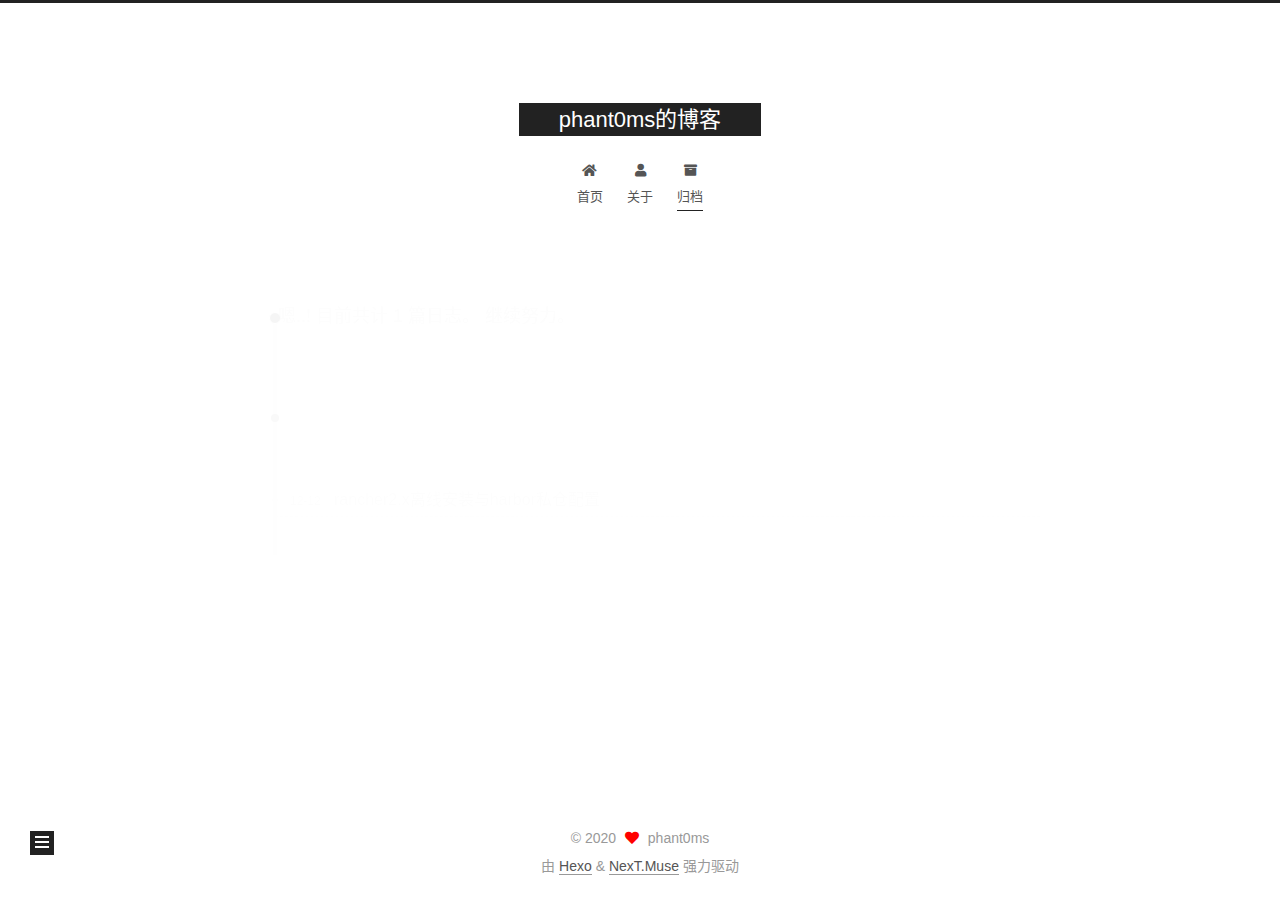
<file: archives/2020/index.html>
<!DOCTYPE html>
<html lang="zh-CN">
<head>
  <meta charset="UTF-8">
<meta name="viewport" content="width=device-width, initial-scale=1, maximum-scale=2">
<meta name="theme-color" content="#222">
<meta name="generator" content="Hexo 5.2.0">
  <link rel="apple-touch-icon" sizes="180x180" href="/images/apple-touch-icon-next.png">
  <link rel="icon" type="image/png" sizes="32x32" href="/images/favicon-32x32-next.png">
  <link rel="icon" type="image/png" sizes="16x16" href="/images/favicon-16x16-next.png">
  <link rel="mask-icon" href="/images/logo.svg" color="#222">

<link rel="stylesheet" href="/css/main.css">


<link rel="stylesheet" href="/lib/font-awesome/css/all.min.css">

<script id="hexo-configurations">
    var NexT = window.NexT || {};
    var CONFIG = {"hostname":"phant0ms.github.io","root":"/","scheme":"Muse","version":"7.8.0","exturl":false,"sidebar":{"position":"left","display":"post","padding":18,"offset":12,"onmobile":false},"copycode":{"enable":false,"show_result":false,"style":null},"back2top":{"enable":true,"sidebar":false,"scrollpercent":false},"bookmark":{"enable":false,"color":"#222","save":"auto"},"fancybox":false,"mediumzoom":false,"lazyload":false,"pangu":false,"comments":{"style":"tabs","active":null,"storage":true,"lazyload":false,"nav":null},"algolia":{"hits":{"per_page":10},"labels":{"input_placeholder":"Search for Posts","hits_empty":"We didn't find any results for the search: ${query}","hits_stats":"${hits} results found in ${time} ms"}},"localsearch":{"enable":false,"trigger":"auto","top_n_per_article":1,"unescape":false,"preload":false},"motion":{"enable":true,"async":false,"transition":{"post_block":"fadeIn","post_header":"slideDownIn","post_body":"slideDownIn","coll_header":"slideLeftIn","sidebar":"slideUpIn"}}};
  </script>

  <meta property="og:type" content="website">
<meta property="og:title" content="phant0ms的博客">
<meta property="og:url" content="https://phant0ms.github.io/archives/2020/index.html">
<meta property="og:site_name" content="phant0ms的博客">
<meta property="og:locale" content="zh_CN">
<meta property="article:author" content="phant0ms">
<meta name="twitter:card" content="summary">

<link rel="canonical" href="https://phant0ms.github.io/archives/2020/">


<script id="page-configurations">
  // https://hexo.io/docs/variables.html
  CONFIG.page = {
    sidebar: "",
    isHome : false,
    isPost : false,
    lang   : 'zh-CN'
  };
</script>

  <title>归档 | phant0ms的博客</title>
  






  <noscript>
  <style>
  .use-motion .brand,
  .use-motion .menu-item,
  .sidebar-inner,
  .use-motion .post-block,
  .use-motion .pagination,
  .use-motion .comments,
  .use-motion .post-header,
  .use-motion .post-body,
  .use-motion .collection-header { opacity: initial; }

  .use-motion .site-title,
  .use-motion .site-subtitle {
    opacity: initial;
    top: initial;
  }

  .use-motion .logo-line-before i { left: initial; }
  .use-motion .logo-line-after i { right: initial; }
  </style>
</noscript>

<link rel="alternate" href="/atom.xml" title="phant0ms的博客" type="application/atom+xml">
</head>

<body itemscope itemtype="http://schema.org/WebPage">
  <div class="container use-motion">
    <div class="headband"></div>

    <header class="header" itemscope itemtype="http://schema.org/WPHeader">
      <div class="header-inner"><div class="site-brand-container">
  <div class="site-nav-toggle">
    <div class="toggle" aria-label="切换导航栏">
      <span class="toggle-line toggle-line-first"></span>
      <span class="toggle-line toggle-line-middle"></span>
      <span class="toggle-line toggle-line-last"></span>
    </div>
  </div>

  <div class="site-meta">

    <a href="/" class="brand" rel="start">
      <span class="logo-line-before"><i></i></span>
      <h1 class="site-title">phant0ms的博客</h1>
      <span class="logo-line-after"><i></i></span>
    </a>
  </div>

  <div class="site-nav-right">
    <div class="toggle popup-trigger">
    </div>
  </div>
</div>




<nav class="site-nav">
  <ul id="menu" class="main-menu menu">
        <li class="menu-item menu-item-home">

    <a href="/" rel="section"><i class="fa fa-home fa-fw"></i>首页</a>

  </li>
        <li class="menu-item menu-item-about">

    <a href="/about/" rel="section"><i class="fa fa-user fa-fw"></i>关于</a>

  </li>
        <li class="menu-item menu-item-archives">

    <a href="/archives/" rel="section"><i class="fa fa-archive fa-fw"></i>归档</a>

  </li>
  </ul>
</nav>




</div>
    </header>

    
  <div class="back-to-top">
    <i class="fa fa-arrow-up"></i>
    <span>0%</span>
  </div>


    <main class="main">
      <div class="main-inner">
        <div class="content-wrap">
          

          <div class="content archive">
            

  
  
  
  <div class="post-block">
    <div class="posts-collapse">
      <div class="collection-title">
        <span class="collection-header">嗯..! 目前共计 1 篇日志。 继续努力。</span>
      </div>

      
    <div class="collection-year">
      <span class="collection-header">2020</span>
    </div>

  <article itemscope itemtype="http://schema.org/Article">
    <header class="post-header">

      <div class="post-meta">
        <time itemprop="dateCreated"
              datetime="2020-12-12T11:23:23+08:00"
              content="2020-12-12">
          12-12
        </time>
      </div>

      <div class="post-title">
          <a class="post-title-link" href="/rancher2-5%E7%A6%BB%E7%BA%BF%E5%AE%89%E8%A3%85%E4%B8%8Eharbor%E7%A7%81%E4%BB%93%E9%85%8D%E7%BD%AE.html" itemprop="url">
            <span itemprop="name">rancher2.x离线安装与harbor私仓配置</span>
          </a>
      </div>

    </header>
  </article>


    </div>
  </div>
  
  
  

  



          </div>
          

<script>
  window.addEventListener('tabs:register', () => {
    let { activeClass } = CONFIG.comments;
    if (CONFIG.comments.storage) {
      activeClass = localStorage.getItem('comments_active') || activeClass;
    }
    if (activeClass) {
      let activeTab = document.querySelector(`a[href="#comment-${activeClass}"]`);
      if (activeTab) {
        activeTab.click();
      }
    }
  });
  if (CONFIG.comments.storage) {
    window.addEventListener('tabs:click', event => {
      if (!event.target.matches('.tabs-comment .tab-content .tab-pane')) return;
      let commentClass = event.target.classList[1];
      localStorage.setItem('comments_active', commentClass);
    });
  }
</script>

        </div>
          
  
  <div class="toggle sidebar-toggle">
    <span class="toggle-line toggle-line-first"></span>
    <span class="toggle-line toggle-line-middle"></span>
    <span class="toggle-line toggle-line-last"></span>
  </div>

  <aside class="sidebar">
    <div class="sidebar-inner">

      <ul class="sidebar-nav motion-element">
        <li class="sidebar-nav-toc">
          文章目录
        </li>
        <li class="sidebar-nav-overview">
          站点概览
        </li>
      </ul>

      <!--noindex-->
      <div class="post-toc-wrap sidebar-panel">
      </div>
      <!--/noindex-->

      <div class="site-overview-wrap sidebar-panel">
        <div class="site-author motion-element" itemprop="author" itemscope itemtype="http://schema.org/Person">
  <p class="site-author-name" itemprop="name">phant0ms</p>
  <div class="site-description" itemprop="description"></div>
</div>
<div class="site-state-wrap motion-element">
  <nav class="site-state">
      <div class="site-state-item site-state-posts">
          <a href="/archives/">
        
          <span class="site-state-item-count">1</span>
          <span class="site-state-item-name">日志</span>
        </a>
      </div>
  </nav>
</div>



      </div>

    </div>
  </aside>
  <div id="sidebar-dimmer"></div>


      </div>
    </main>

    <footer class="footer">
      <div class="footer-inner">
        

        

<div class="copyright">
  
  &copy; 
  <span itemprop="copyrightYear">2020</span>
  <span class="with-love">
    <i class="fa fa-heart"></i>
  </span>
  <span class="author" itemprop="copyrightHolder">phant0ms</span>
</div>
  <div class="powered-by">由 <a href="https://hexo.io/" class="theme-link" rel="noopener" target="_blank">Hexo</a> & <a href="https://muse.theme-next.org/" class="theme-link" rel="noopener" target="_blank">NexT.Muse</a> 强力驱动
  </div>

        








      </div>
    </footer>
  </div>

  
  <script src="/lib/anime.min.js"></script>
  <script src="/lib/velocity/velocity.min.js"></script>
  <script src="/lib/velocity/velocity.ui.min.js"></script>

<script src="/js/utils.js"></script>

<script src="/js/motion.js"></script>


<script src="/js/schemes/muse.js"></script>


<script src="/js/next-boot.js"></script>




  















  

  

</body>
</html>
</file>
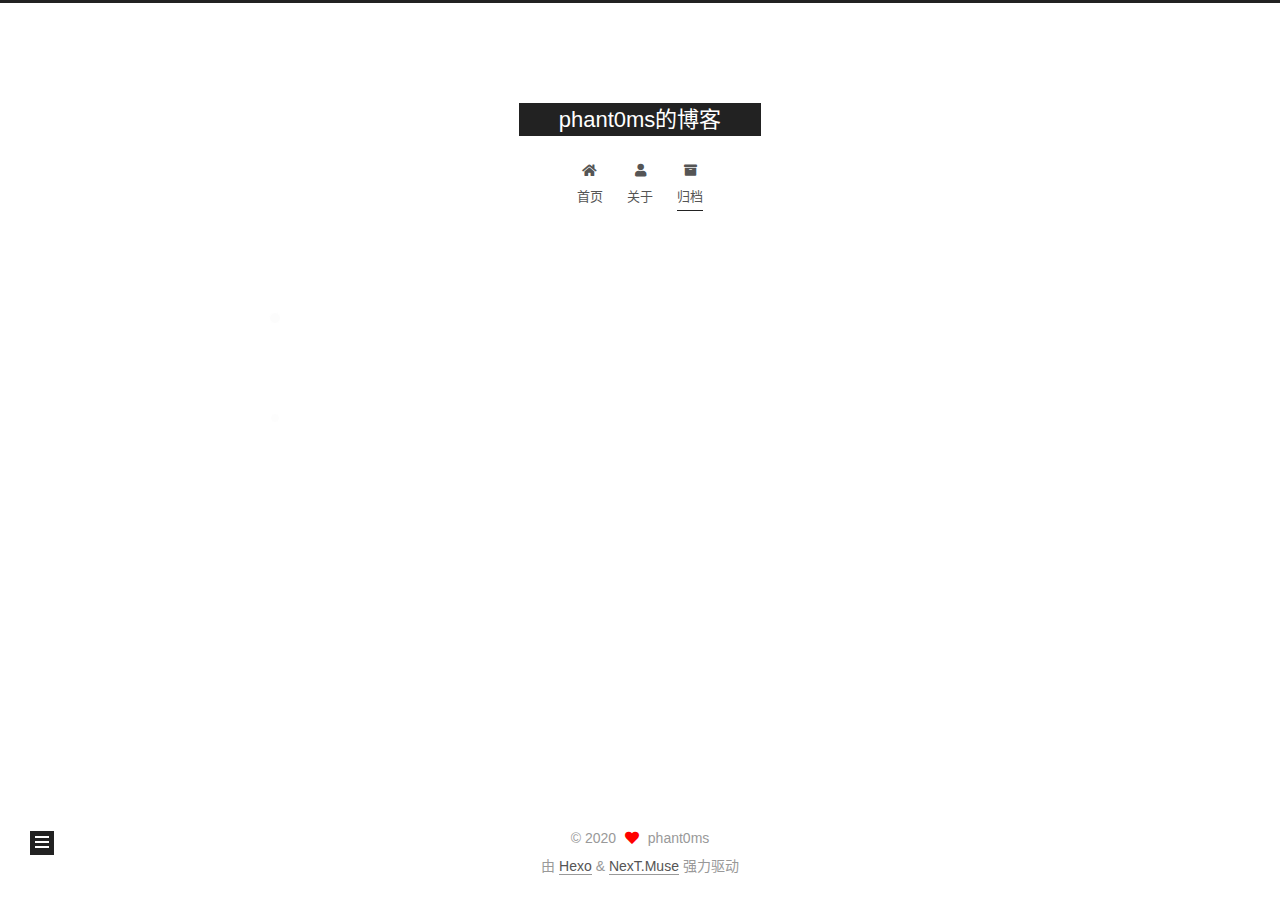
<file: archives/2020/12/index.html>
<!DOCTYPE html>
<html lang="zh-CN">
<head>
  <meta charset="UTF-8">
<meta name="viewport" content="width=device-width, initial-scale=1, maximum-scale=2">
<meta name="theme-color" content="#222">
<meta name="generator" content="Hexo 5.2.0">
  <link rel="apple-touch-icon" sizes="180x180" href="/images/apple-touch-icon-next.png">
  <link rel="icon" type="image/png" sizes="32x32" href="/images/favicon-32x32-next.png">
  <link rel="icon" type="image/png" sizes="16x16" href="/images/favicon-16x16-next.png">
  <link rel="mask-icon" href="/images/logo.svg" color="#222">

<link rel="stylesheet" href="/css/main.css">


<link rel="stylesheet" href="/lib/font-awesome/css/all.min.css">

<script id="hexo-configurations">
    var NexT = window.NexT || {};
    var CONFIG = {"hostname":"phant0ms.github.io","root":"/","scheme":"Muse","version":"7.8.0","exturl":false,"sidebar":{"position":"left","display":"post","padding":18,"offset":12,"onmobile":false},"copycode":{"enable":false,"show_result":false,"style":null},"back2top":{"enable":true,"sidebar":false,"scrollpercent":false},"bookmark":{"enable":false,"color":"#222","save":"auto"},"fancybox":false,"mediumzoom":false,"lazyload":false,"pangu":false,"comments":{"style":"tabs","active":null,"storage":true,"lazyload":false,"nav":null},"algolia":{"hits":{"per_page":10},"labels":{"input_placeholder":"Search for Posts","hits_empty":"We didn't find any results for the search: ${query}","hits_stats":"${hits} results found in ${time} ms"}},"localsearch":{"enable":false,"trigger":"auto","top_n_per_article":1,"unescape":false,"preload":false},"motion":{"enable":true,"async":false,"transition":{"post_block":"fadeIn","post_header":"slideDownIn","post_body":"slideDownIn","coll_header":"slideLeftIn","sidebar":"slideUpIn"}}};
  </script>

  <meta property="og:type" content="website">
<meta property="og:title" content="phant0ms的博客">
<meta property="og:url" content="https://phant0ms.github.io/archives/2020/12/index.html">
<meta property="og:site_name" content="phant0ms的博客">
<meta property="og:locale" content="zh_CN">
<meta property="article:author" content="phant0ms">
<meta name="twitter:card" content="summary">

<link rel="canonical" href="https://phant0ms.github.io/archives/2020/12/">


<script id="page-configurations">
  // https://hexo.io/docs/variables.html
  CONFIG.page = {
    sidebar: "",
    isHome : false,
    isPost : false,
    lang   : 'zh-CN'
  };
</script>

  <title>归档 | phant0ms的博客</title>
  






  <noscript>
  <style>
  .use-motion .brand,
  .use-motion .menu-item,
  .sidebar-inner,
  .use-motion .post-block,
  .use-motion .pagination,
  .use-motion .comments,
  .use-motion .post-header,
  .use-motion .post-body,
  .use-motion .collection-header { opacity: initial; }

  .use-motion .site-title,
  .use-motion .site-subtitle {
    opacity: initial;
    top: initial;
  }

  .use-motion .logo-line-before i { left: initial; }
  .use-motion .logo-line-after i { right: initial; }
  </style>
</noscript>

<link rel="alternate" href="/atom.xml" title="phant0ms的博客" type="application/atom+xml">
</head>

<body itemscope itemtype="http://schema.org/WebPage">
  <div class="container use-motion">
    <div class="headband"></div>

    <header class="header" itemscope itemtype="http://schema.org/WPHeader">
      <div class="header-inner"><div class="site-brand-container">
  <div class="site-nav-toggle">
    <div class="toggle" aria-label="切换导航栏">
      <span class="toggle-line toggle-line-first"></span>
      <span class="toggle-line toggle-line-middle"></span>
      <span class="toggle-line toggle-line-last"></span>
    </div>
  </div>

  <div class="site-meta">

    <a href="/" class="brand" rel="start">
      <span class="logo-line-before"><i></i></span>
      <h1 class="site-title">phant0ms的博客</h1>
      <span class="logo-line-after"><i></i></span>
    </a>
  </div>

  <div class="site-nav-right">
    <div class="toggle popup-trigger">
    </div>
  </div>
</div>




<nav class="site-nav">
  <ul id="menu" class="main-menu menu">
        <li class="menu-item menu-item-home">

    <a href="/" rel="section"><i class="fa fa-home fa-fw"></i>首页</a>

  </li>
        <li class="menu-item menu-item-about">

    <a href="/about/" rel="section"><i class="fa fa-user fa-fw"></i>关于</a>

  </li>
        <li class="menu-item menu-item-archives">

    <a href="/archives/" rel="section"><i class="fa fa-archive fa-fw"></i>归档</a>

  </li>
  </ul>
</nav>




</div>
    </header>

    
  <div class="back-to-top">
    <i class="fa fa-arrow-up"></i>
    <span>0%</span>
  </div>


    <main class="main">
      <div class="main-inner">
        <div class="content-wrap">
          

          <div class="content archive">
            

  
  
  
  <div class="post-block">
    <div class="posts-collapse">
      <div class="collection-title">
        <span class="collection-header">嗯..! 目前共计 1 篇日志。 继续努力。</span>
      </div>

      
    <div class="collection-year">
      <span class="collection-header">2020</span>
    </div>

  <article itemscope itemtype="http://schema.org/Article">
    <header class="post-header">

      <div class="post-meta">
        <time itemprop="dateCreated"
              datetime="2020-12-12T11:23:23+08:00"
              content="2020-12-12">
          12-12
        </time>
      </div>

      <div class="post-title">
          <a class="post-title-link" href="/rancher2-5%E7%A6%BB%E7%BA%BF%E5%AE%89%E8%A3%85%E4%B8%8Eharbor%E7%A7%81%E4%BB%93%E9%85%8D%E7%BD%AE.html" itemprop="url">
            <span itemprop="name">rancher2.x离线安装与harbor私仓配置</span>
          </a>
      </div>

    </header>
  </article>


    </div>
  </div>
  
  
  

  



          </div>
          

<script>
  window.addEventListener('tabs:register', () => {
    let { activeClass } = CONFIG.comments;
    if (CONFIG.comments.storage) {
      activeClass = localStorage.getItem('comments_active') || activeClass;
    }
    if (activeClass) {
      let activeTab = document.querySelector(`a[href="#comment-${activeClass}"]`);
      if (activeTab) {
        activeTab.click();
      }
    }
  });
  if (CONFIG.comments.storage) {
    window.addEventListener('tabs:click', event => {
      if (!event.target.matches('.tabs-comment .tab-content .tab-pane')) return;
      let commentClass = event.target.classList[1];
      localStorage.setItem('comments_active', commentClass);
    });
  }
</script>

        </div>
          
  
  <div class="toggle sidebar-toggle">
    <span class="toggle-line toggle-line-first"></span>
    <span class="toggle-line toggle-line-middle"></span>
    <span class="toggle-line toggle-line-last"></span>
  </div>

  <aside class="sidebar">
    <div class="sidebar-inner">

      <ul class="sidebar-nav motion-element">
        <li class="sidebar-nav-toc">
          文章目录
        </li>
        <li class="sidebar-nav-overview">
          站点概览
        </li>
      </ul>

      <!--noindex-->
      <div class="post-toc-wrap sidebar-panel">
      </div>
      <!--/noindex-->

      <div class="site-overview-wrap sidebar-panel">
        <div class="site-author motion-element" itemprop="author" itemscope itemtype="http://schema.org/Person">
  <p class="site-author-name" itemprop="name">phant0ms</p>
  <div class="site-description" itemprop="description"></div>
</div>
<div class="site-state-wrap motion-element">
  <nav class="site-state">
      <div class="site-state-item site-state-posts">
          <a href="/archives/">
        
          <span class="site-state-item-count">1</span>
          <span class="site-state-item-name">日志</span>
        </a>
      </div>
  </nav>
</div>



      </div>

    </div>
  </aside>
  <div id="sidebar-dimmer"></div>


      </div>
    </main>

    <footer class="footer">
      <div class="footer-inner">
        

        

<div class="copyright">
  
  &copy; 
  <span itemprop="copyrightYear">2020</span>
  <span class="with-love">
    <i class="fa fa-heart"></i>
  </span>
  <span class="author" itemprop="copyrightHolder">phant0ms</span>
</div>
  <div class="powered-by">由 <a href="https://hexo.io/" class="theme-link" rel="noopener" target="_blank">Hexo</a> & <a href="https://muse.theme-next.org/" class="theme-link" rel="noopener" target="_blank">NexT.Muse</a> 强力驱动
  </div>

        








      </div>
    </footer>
  </div>

  
  <script src="/lib/anime.min.js"></script>
  <script src="/lib/velocity/velocity.min.js"></script>
  <script src="/lib/velocity/velocity.ui.min.js"></script>

<script src="/js/utils.js"></script>

<script src="/js/motion.js"></script>


<script src="/js/schemes/muse.js"></script>


<script src="/js/next-boot.js"></script>




  















  

  

</body>
</html>
</file>
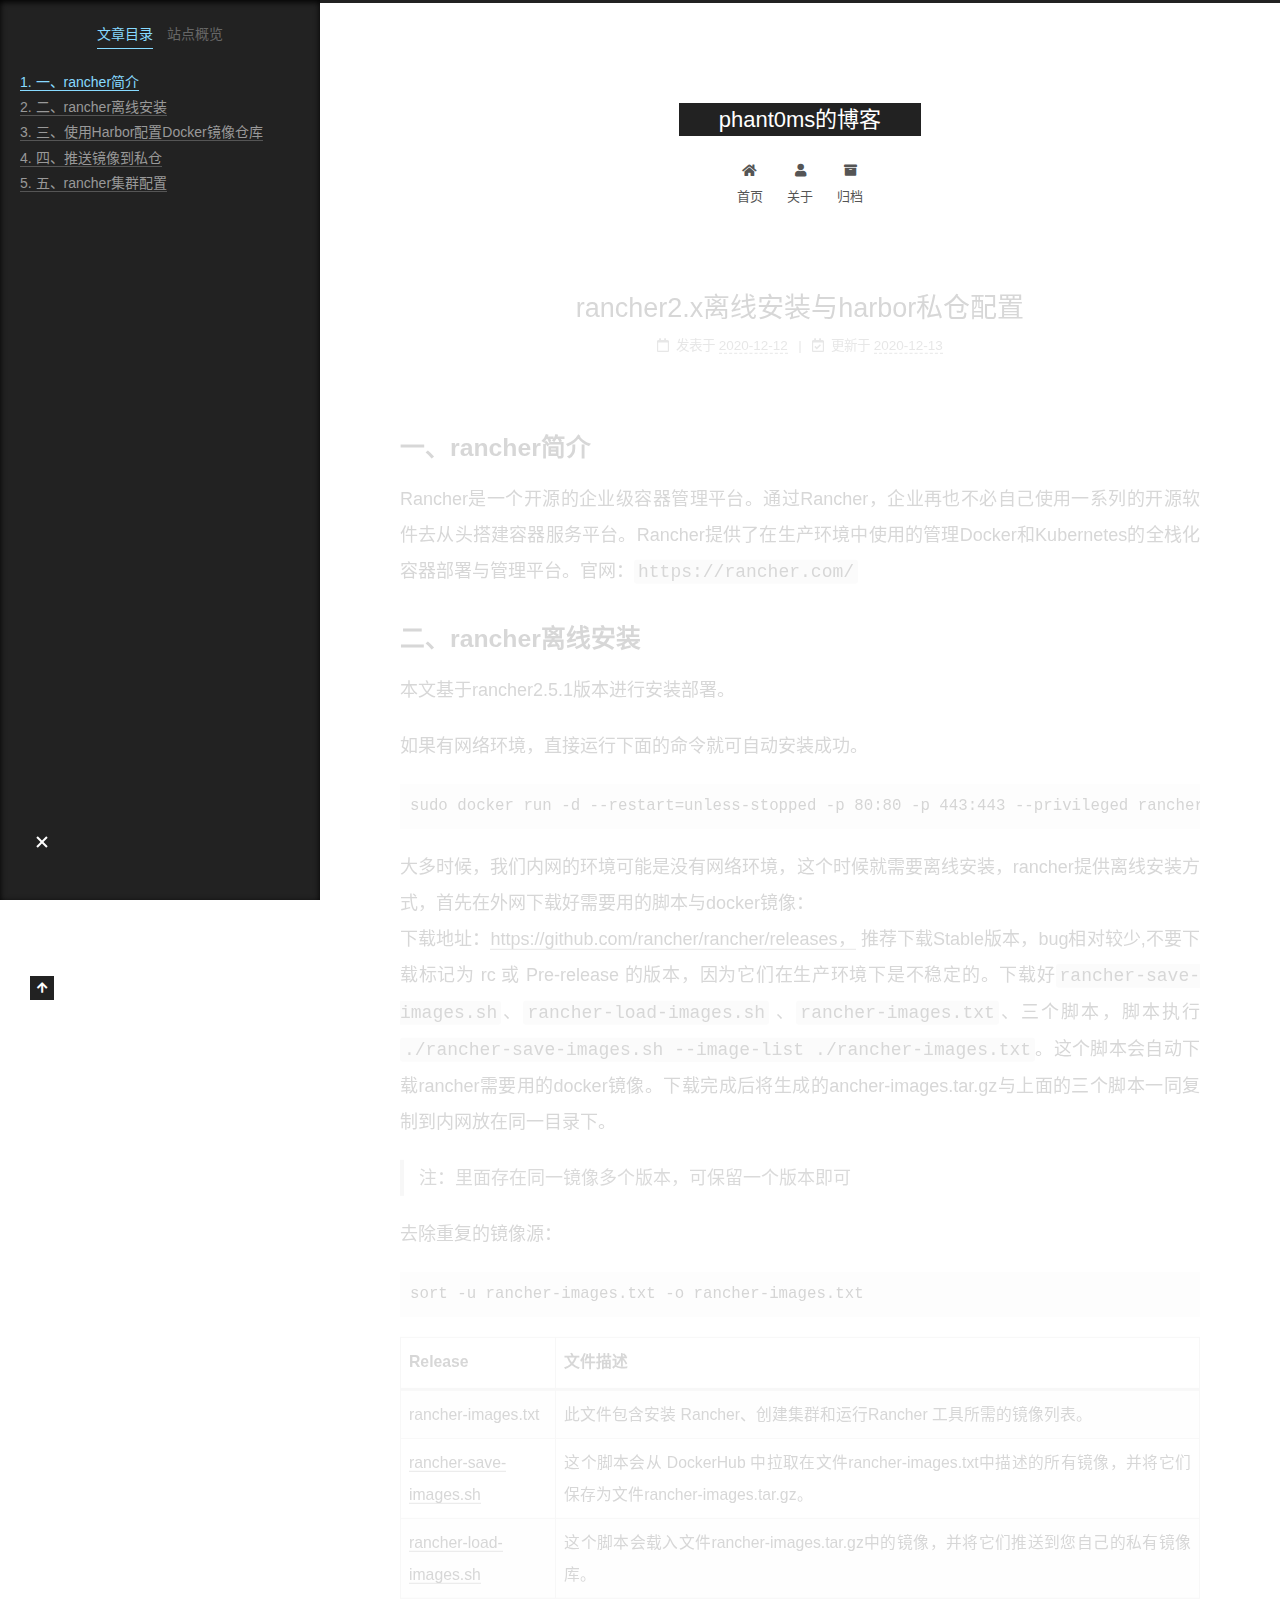
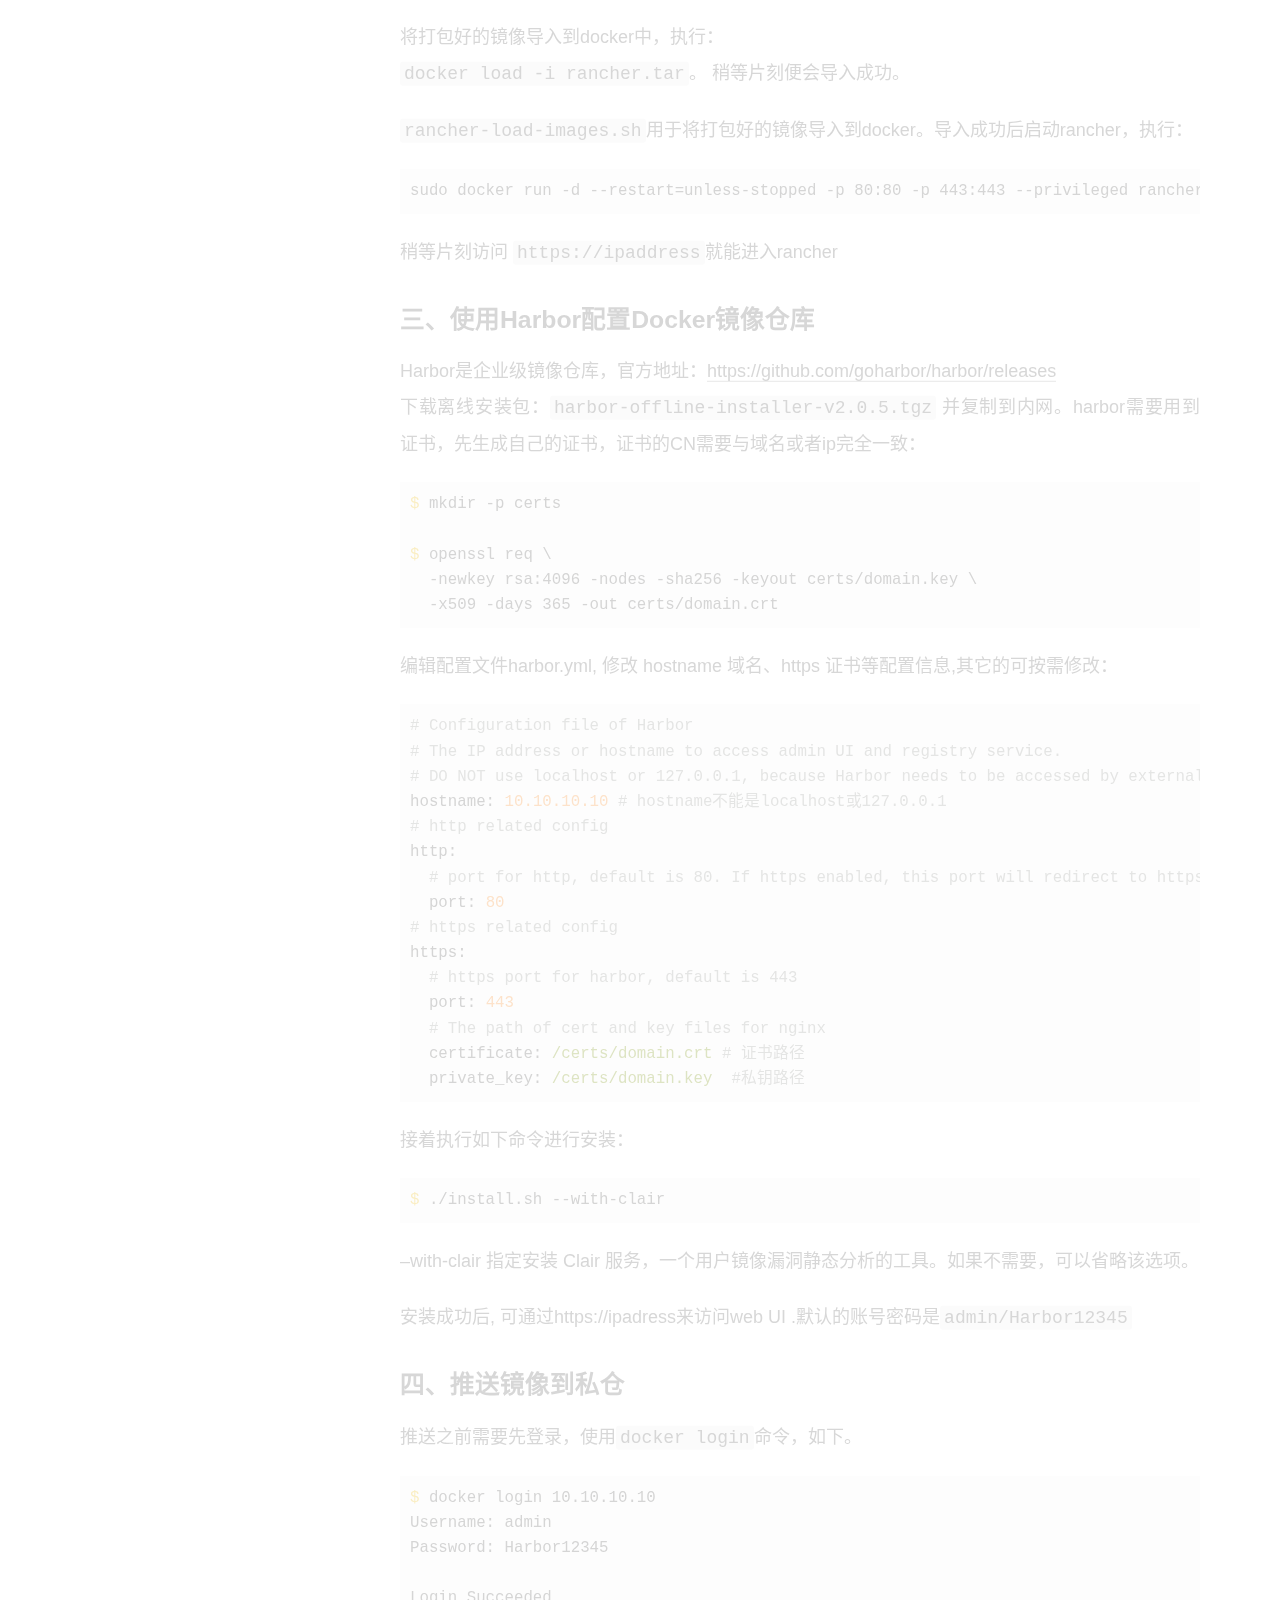
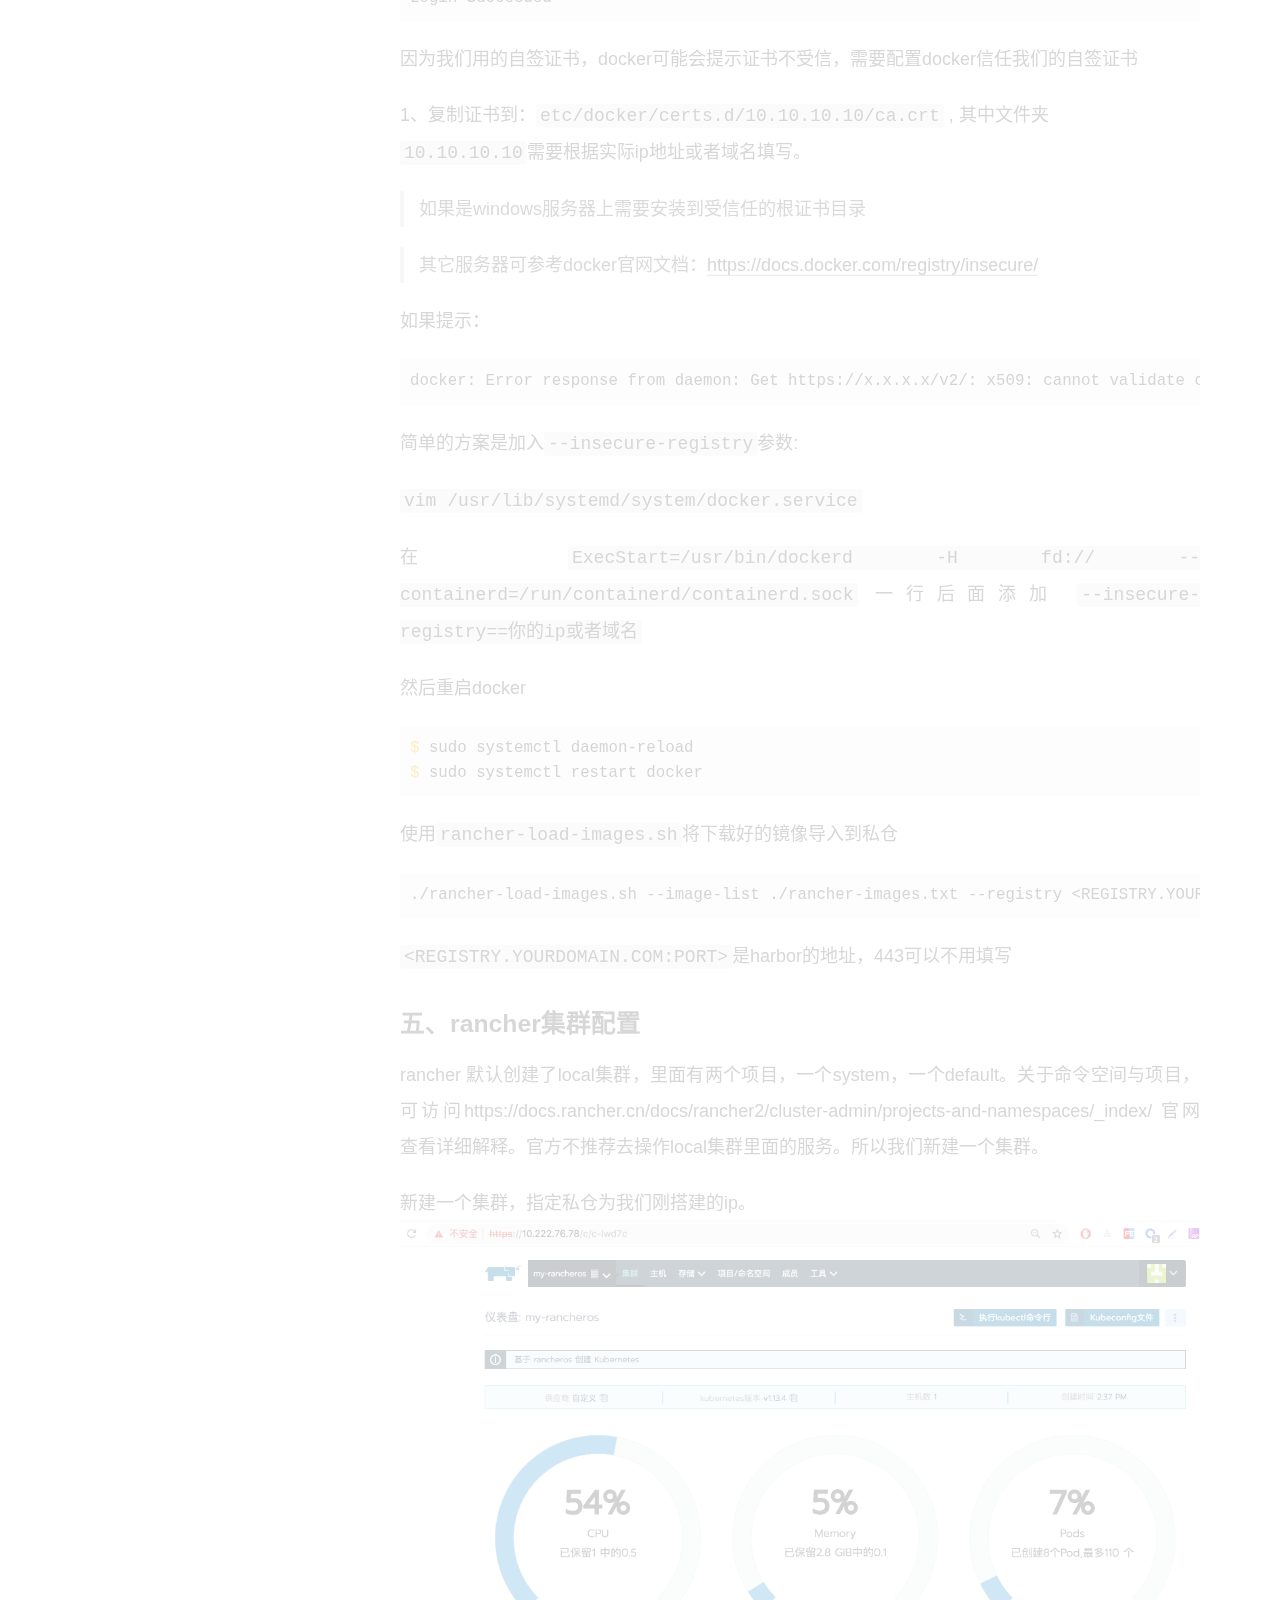
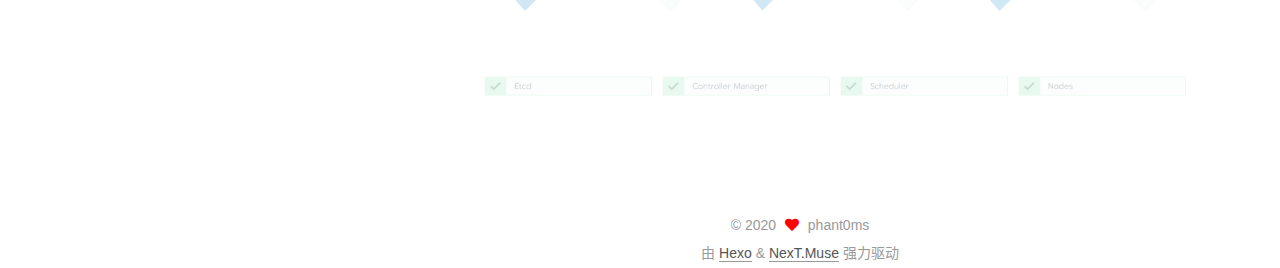
<file: rancher2-5离线安装与harbor私仓配置.html>
<!DOCTYPE html>
<html lang="zh-CN">
<head>
  <meta charset="UTF-8">
<meta name="viewport" content="width=device-width, initial-scale=1, maximum-scale=2">
<meta name="theme-color" content="#222">
<meta name="generator" content="Hexo 5.2.0">
  <link rel="apple-touch-icon" sizes="180x180" href="/images/apple-touch-icon-next.png">
  <link rel="icon" type="image/png" sizes="32x32" href="/images/favicon-32x32-next.png">
  <link rel="icon" type="image/png" sizes="16x16" href="/images/favicon-16x16-next.png">
  <link rel="mask-icon" href="/images/logo.svg" color="#222">

<link rel="stylesheet" href="/css/main.css">


<link rel="stylesheet" href="/lib/font-awesome/css/all.min.css">

<script id="hexo-configurations">
    var NexT = window.NexT || {};
    var CONFIG = {"hostname":"phant0ms.github.io","root":"/","scheme":"Muse","version":"7.8.0","exturl":false,"sidebar":{"position":"left","display":"post","padding":18,"offset":12,"onmobile":false},"copycode":{"enable":false,"show_result":false,"style":null},"back2top":{"enable":true,"sidebar":false,"scrollpercent":false},"bookmark":{"enable":false,"color":"#222","save":"auto"},"fancybox":false,"mediumzoom":false,"lazyload":false,"pangu":false,"comments":{"style":"tabs","active":null,"storage":true,"lazyload":false,"nav":null},"algolia":{"hits":{"per_page":10},"labels":{"input_placeholder":"Search for Posts","hits_empty":"We didn't find any results for the search: ${query}","hits_stats":"${hits} results found in ${time} ms"}},"localsearch":{"enable":false,"trigger":"auto","top_n_per_article":1,"unescape":false,"preload":false},"motion":{"enable":true,"async":false,"transition":{"post_block":"fadeIn","post_header":"slideDownIn","post_body":"slideDownIn","coll_header":"slideLeftIn","sidebar":"slideUpIn"}}};
  </script>

  <meta name="description" content="一、rancher简介 Rancher是一个开源的企业级容器管理平台。通过Rancher，企业再也不必自己使用一系列的开源软件去从头搭建容器服务平台。Rancher提供了在生产环境中使用的管理Docker和Kubernetes的全栈化容器部署与管理平台。官网：https:&#x2F;&#x2F;rancher.com&#x2F; 二、rancher离线安装 本文基于rancher2.5.1版本进行安装部署。 如果有网络环境，直">
<meta property="og:type" content="article">
<meta property="og:title" content="rancher2.x离线安装与harbor私仓配置">
<meta property="og:url" content="https://phant0ms.github.io/rancher2-5%E7%A6%BB%E7%BA%BF%E5%AE%89%E8%A3%85%E4%B8%8Eharbor%E7%A7%81%E4%BB%93%E9%85%8D%E7%BD%AE.html">
<meta property="og:site_name" content="phant0ms的博客">
<meta property="og:description" content="一、rancher简介 Rancher是一个开源的企业级容器管理平台。通过Rancher，企业再也不必自己使用一系列的开源软件去从头搭建容器服务平台。Rancher提供了在生产环境中使用的管理Docker和Kubernetes的全栈化容器部署与管理平台。官网：https:&#x2F;&#x2F;rancher.com&#x2F; 二、rancher离线安装 本文基于rancher2.5.1版本进行安装部署。 如果有网络环境，直">
<meta property="og:locale" content="zh_CN">
<meta property="og:image" content="https://phant0ms.github.io/rancher2-5%E7%A6%BB%E7%BA%BF%E5%AE%89%E8%A3%85%E4%B8%8Eharbor%E7%A7%81%E4%BB%93%E9%85%8D%E7%BD%AE/rancher-cluster-hoem.png">
<meta property="article:published_time" content="2020-12-12T03:23:23.000Z">
<meta property="article:modified_time" content="2020-12-13T14:26:08.746Z">
<meta property="article:author" content="phant0ms">
<meta name="twitter:card" content="summary">
<meta name="twitter:image" content="https://phant0ms.github.io/rancher2-5%E7%A6%BB%E7%BA%BF%E5%AE%89%E8%A3%85%E4%B8%8Eharbor%E7%A7%81%E4%BB%93%E9%85%8D%E7%BD%AE/rancher-cluster-hoem.png">

<link rel="canonical" href="https://phant0ms.github.io/rancher2-5%E7%A6%BB%E7%BA%BF%E5%AE%89%E8%A3%85%E4%B8%8Eharbor%E7%A7%81%E4%BB%93%E9%85%8D%E7%BD%AE.html">


<script id="page-configurations">
  // https://hexo.io/docs/variables.html
  CONFIG.page = {
    sidebar: "",
    isHome : false,
    isPost : true,
    lang   : 'zh-CN'
  };
</script>

  <title>rancher2.x离线安装与harbor私仓配置 | phant0ms的博客</title>
  






  <noscript>
  <style>
  .use-motion .brand,
  .use-motion .menu-item,
  .sidebar-inner,
  .use-motion .post-block,
  .use-motion .pagination,
  .use-motion .comments,
  .use-motion .post-header,
  .use-motion .post-body,
  .use-motion .collection-header { opacity: initial; }

  .use-motion .site-title,
  .use-motion .site-subtitle {
    opacity: initial;
    top: initial;
  }

  .use-motion .logo-line-before i { left: initial; }
  .use-motion .logo-line-after i { right: initial; }
  </style>
</noscript>

<link rel="alternate" href="/atom.xml" title="phant0ms的博客" type="application/atom+xml">
</head>

<body itemscope itemtype="http://schema.org/WebPage">
  <div class="container use-motion">
    <div class="headband"></div>

    <header class="header" itemscope itemtype="http://schema.org/WPHeader">
      <div class="header-inner"><div class="site-brand-container">
  <div class="site-nav-toggle">
    <div class="toggle" aria-label="切换导航栏">
      <span class="toggle-line toggle-line-first"></span>
      <span class="toggle-line toggle-line-middle"></span>
      <span class="toggle-line toggle-line-last"></span>
    </div>
  </div>

  <div class="site-meta">

    <a href="/" class="brand" rel="start">
      <span class="logo-line-before"><i></i></span>
      <h1 class="site-title">phant0ms的博客</h1>
      <span class="logo-line-after"><i></i></span>
    </a>
  </div>

  <div class="site-nav-right">
    <div class="toggle popup-trigger">
    </div>
  </div>
</div>




<nav class="site-nav">
  <ul id="menu" class="main-menu menu">
        <li class="menu-item menu-item-home">

    <a href="/" rel="section"><i class="fa fa-home fa-fw"></i>首页</a>

  </li>
        <li class="menu-item menu-item-about">

    <a href="/about/" rel="section"><i class="fa fa-user fa-fw"></i>关于</a>

  </li>
        <li class="menu-item menu-item-archives">

    <a href="/archives/" rel="section"><i class="fa fa-archive fa-fw"></i>归档</a>

  </li>
  </ul>
</nav>




</div>
    </header>

    
  <div class="back-to-top">
    <i class="fa fa-arrow-up"></i>
    <span>0%</span>
  </div>


    <main class="main">
      <div class="main-inner">
        <div class="content-wrap">
          

          <div class="content post posts-expand">
            

    
  
  
  <article itemscope itemtype="http://schema.org/Article" class="post-block" lang="zh-CN">
    <link itemprop="mainEntityOfPage" href="https://phant0ms.github.io/rancher2-5%E7%A6%BB%E7%BA%BF%E5%AE%89%E8%A3%85%E4%B8%8Eharbor%E7%A7%81%E4%BB%93%E9%85%8D%E7%BD%AE.html">

    <span hidden itemprop="author" itemscope itemtype="http://schema.org/Person">
      <meta itemprop="image" content="/images/avatar.gif">
      <meta itemprop="name" content="phant0ms">
      <meta itemprop="description" content="">
    </span>

    <span hidden itemprop="publisher" itemscope itemtype="http://schema.org/Organization">
      <meta itemprop="name" content="phant0ms的博客">
    </span>
      <header class="post-header">
        <h1 class="post-title" itemprop="name headline">
          rancher2.x离线安装与harbor私仓配置
        </h1>

        <div class="post-meta">
            <span class="post-meta-item">
              <span class="post-meta-item-icon">
                <i class="far fa-calendar"></i>
              </span>
              <span class="post-meta-item-text">发表于</span>

              <time title="创建时间：2020-12-12 11:23:23" itemprop="dateCreated datePublished" datetime="2020-12-12T11:23:23+08:00">2020-12-12</time>
            </span>
              <span class="post-meta-item">
                <span class="post-meta-item-icon">
                  <i class="far fa-calendar-check"></i>
                </span>
                <span class="post-meta-item-text">更新于</span>
                <time title="修改时间：2020-12-13 22:26:08" itemprop="dateModified" datetime="2020-12-13T22:26:08+08:00">2020-12-13</time>
              </span>

          

        </div>
      </header>

    
    
    
    <div class="post-body" itemprop="articleBody">

      
        <h2 id="一、rancher简介">一、rancher简介</h2>
<p>Rancher是一个开源的企业级容器管理平台。通过Rancher，企业再也不必自己使用一系列的开源软件去从头搭建容器服务平台。Rancher提供了在生产环境中使用的管理Docker和Kubernetes的全栈化容器部署与管理平台。官网：<code>https://rancher.com/</code></p>
<h2 id="二、rancher离线安装">二、rancher离线安装</h2>
<p>本文基于rancher2.5.1版本进行安装部署。</p>
<p>如果有网络环境，直接运行下面的命令就可自动安装成功。</p>
<figure class="highlight shell"><table><tr><td class="code"><pre><span class="line">sudo docker run -d --restart=unless-stopped -p 80:80 -p 443:443 --privileged rancher/rancher</span><br></pre></td></tr></table></figure>
<p>大多时候，我们内网的环境可能是没有网络环境，这个时候就需要离线安装，rancher提供离线安装方式，首先在外网下载好需要用的脚本与docker镜像：<br>
下载地址：<a target="_blank" rel="noopener" href="https://github.com/rancher/rancher/releases%EF%BC%8C">https://github.com/rancher/rancher/releases，</a> 推荐下载Stable版本，bug相对较少,不要下载标记为 rc 或 Pre-release 的版本，因为它们在生产环境下是不稳定的。下载好<code>rancher-save-images.sh</code>、<code>rancher-load-images.sh</code> 、<code>rancher-images.txt</code>、三个脚本，脚本执行 <code>./rancher-save-images.sh --image-list ./rancher-images.txt</code>。这个脚本会自动下载rancher需要用的docker镜像。下载完成后将生成的ancher-images.tar.gz与上面的三个脚本一同复制到内网放在同一目录下。</p>
<blockquote>
<p>注：里面存在同一镜像多个版本，可保留一个版本即可</p>
</blockquote>
<p>去除重复的镜像源：</p>
<figure class="highlight shell"><table><tr><td class="code"><pre><span class="line">sort -u rancher-images.txt -o rancher-images.txt</span><br></pre></td></tr></table></figure>
<table>
<thead>
<tr>
<th>Release</th>
<th>文件描述</th>
</tr>
</thead>
<tbody>
<tr>
<td>rancher-images.txt</td>
<td>此文件包含安装 Rancher、创建集群和运行Rancher 工具所需的镜像列表。</td>
</tr>
<tr>
<td><a target="_blank" rel="noopener" href="http://rancher-save-images.sh">rancher-save-images.sh</a></td>
<td>这个脚本会从 DockerHub 中拉取在文件rancher-images.txt中描述的所有镜像，并将它们保存为文件rancher-images.tar.gz。</td>
</tr>
<tr>
<td><a target="_blank" rel="noopener" href="http://rancher-load-images.sh">rancher-load-images.sh</a></td>
<td>这个脚本会载入文件rancher-images.tar.gz中的镜像，并将它们推送到您自己的私有镜像库。</td>
</tr>
</tbody>
</table>
<p>将打包好的镜像导入到docker中，执行：<br>
<code>docker load -i rancher.tar</code>。 稍等片刻便会导入成功。</p>
<p><code>rancher-load-images.sh</code>用于将打包好的镜像导入到docker。导入成功后启动rancher，执行：</p>
<figure class="highlight shell"><table><tr><td class="code"><pre><span class="line">sudo docker run -d --restart=unless-stopped -p 80:80 -p 443:443 --privileged rancher/rancher</span><br></pre></td></tr></table></figure>
<p>稍等片刻访问 <code>https://ipaddress</code>就能进入rancher</p>
<h2 id="三、使用Harbor配置Docker镜像仓库">三、使用Harbor配置Docker镜像仓库</h2>
<p>Harbor是企业级镜像仓库，官方地址：<a target="_blank" rel="noopener" href="https://github.com/goharbor/harbor/releases">https://github.com/goharbor/harbor/releases</a><br>
下载离线安装包：<code>harbor-offline-installer-v2.0.5.tgz</code> 并复制到内网。harbor需要用到证书，先生成自己的证书，证书的CN需要与域名或者ip完全一致：</p>
<figure class="highlight shell"><table><tr><td class="code"><pre><span class="line"><span class="meta">$</span><span class="bash"> mkdir -p certs</span></span><br><span class="line"></span><br><span class="line"><span class="meta">$</span><span class="bash"> openssl req \</span></span><br><span class="line">  -newkey rsa:4096 -nodes -sha256 -keyout certs/domain.key \</span><br><span class="line">  -x509 -days 365 -out certs/domain.crt</span><br></pre></td></tr></table></figure>
<p>编辑配置文件harbor.yml, 修改 hostname 域名、https 证书等配置信息,其它的可按需修改：</p>
<figure class="highlight yaml"><table><tr><td class="code"><pre><span class="line"><span class="comment"># Configuration file of Harbor</span></span><br><span class="line"><span class="comment"># The IP address or hostname to access admin UI and registry service.</span></span><br><span class="line"><span class="comment"># DO NOT use localhost or 127.0.0.1, because Harbor needs to be accessed by external clients.</span></span><br><span class="line"><span class="attr">hostname:</span> <span class="number">10.10</span><span class="number">.10</span><span class="number">.10</span> <span class="comment"># hostname不能是localhost或127.0.0.1</span></span><br><span class="line"><span class="comment"># http related config</span></span><br><span class="line"><span class="attr">http:</span></span><br><span class="line">  <span class="comment"># port for http, default is 80. If https enabled, this port will redirect to https port</span></span><br><span class="line">  <span class="attr">port:</span> <span class="number">80</span></span><br><span class="line"><span class="comment"># https related config</span></span><br><span class="line"><span class="attr">https:</span></span><br><span class="line">  <span class="comment"># https port for harbor, default is 443</span></span><br><span class="line">  <span class="attr">port:</span> <span class="number">443</span></span><br><span class="line">  <span class="comment"># The path of cert and key files for nginx</span></span><br><span class="line">  <span class="attr">certificate:</span> <span class="string">/certs/domain.crt</span> <span class="comment"># 证书路径</span></span><br><span class="line">  <span class="attr">private_key:</span> <span class="string">/certs/domain.key</span>  <span class="comment">#私钥路径</span></span><br></pre></td></tr></table></figure>
<p>接着执行如下命令进行安装：</p>
<figure class="highlight shell"><table><tr><td class="code"><pre><span class="line"><span class="meta">$</span><span class="bash"> ./install.sh --with-clair</span></span><br></pre></td></tr></table></figure>
<p>–with-clair 指定安装 Clair 服务，一个用户镜像漏洞静态分析的工具。如果不需要，可以省略该选项。</p>
<p>安装成功后, 可通过https://ipadress来访问web UI .默认的账号密码是<code>admin/Harbor12345</code></p>
<h2 id="四、推送镜像到私仓">四、推送镜像到私仓</h2>
<p>推送之前需要先登录，使用<code>docker login</code>命令，如下。</p>
<figure class="highlight shell"><table><tr><td class="code"><pre><span class="line"><span class="meta">$</span><span class="bash"> docker login 10.10.10.10</span></span><br><span class="line">Username: admin</span><br><span class="line">Password: Harbor12345</span><br><span class="line"></span><br><span class="line">Login Succeeded</span><br></pre></td></tr></table></figure>
<p>因为我们用的自签证书，docker可能会提示证书不受信，需要配置docker信任我们的自签证书</p>
<p>1、复制证书到：<code>etc/docker/certs.d/10.10.10.10/ca.crt</code> , 其中文件夹<br>
<code>10.10.10.10</code>需要根据实际ip地址或者域名填写。</p>
<blockquote>
<p>如果是windows服务器上需要安装到受信任的根证书目录</p>
</blockquote>
<blockquote>
<p>其它服务器可参考docker官网文档：<a target="_blank" rel="noopener" href="https://docs.docker.com/registry/insecure/">https://docs.docker.com/registry/insecure/</a></p>
</blockquote>
<p>如果提示：</p>
<figure class="highlight tex"><table><tr><td class="code"><pre><span class="line">docker: Error response from daemon: Get https://x.x.x.x/v2/: x509: cannot validate certificate for x.x.x.x because it doesn&#x27;t contain any IP SANs</span><br></pre></td></tr></table></figure>
<p>简单的方案是加入<code>--insecure-registry</code>参数:</p>
<p><code>vim /usr/lib/systemd/system/docker.service</code></p>
<p>在 <code>ExecStart=/usr/bin/dockerd -H fd:// --containerd=/run/containerd/containerd.sock</code> 一行后面添加 <code>--insecure-registry==你的ip或者域名</code></p>
<p>然后重启docker</p>
<figure class="highlight shell"><table><tr><td class="code"><pre><span class="line"><span class="meta">$</span><span class="bash"> sudo systemctl daemon-reload</span></span><br><span class="line"><span class="meta">$</span><span class="bash"> sudo systemctl restart docker</span></span><br></pre></td></tr></table></figure>
<p>使用<code>rancher-load-images.sh</code>将下载好的镜像导入到私仓</p>
<figure class="highlight shell"><table><tr><td class="code"><pre><span class="line">./rancher-load-images.sh --image-list ./rancher-images.txt --registry &lt;REGISTRY.YOURDOMAIN.COM:PORT&gt;`</span><br></pre></td></tr></table></figure>
<p><code>&lt;REGISTRY.YOURDOMAIN.COM:PORT&gt;</code>是harbor的地址，443可以不用填写</p>
<h2 id="五、rancher集群配置">五、rancher集群配置</h2>
<p>rancher 默认创建了local集群，里面有两个项目，一个system，一个default。关于命令空间与项目，可访问https://docs.rancher.cn/docs/rancher2/cluster-admin/projects-and-namespaces/_index/ 官网查看详细解释。官方不推荐去操作local集群里面的服务。所以我们新建一个集群。</p>
<p>新建一个集群，指定私仓为我们刚搭建的ip。<br>
<img src="./rancher2-5%E7%A6%BB%E7%BA%BF%E5%AE%89%E8%A3%85%E4%B8%8Eharbor%E7%A7%81%E4%BB%93%E9%85%8D%E7%BD%AE/rancher-cluster-hoem.png" alt="rancher-home"></p>

    </div>

    
    
    

      <footer class="post-footer">

        


        
      </footer>
    
  </article>
  
  
  



          </div>
          

<script>
  window.addEventListener('tabs:register', () => {
    let { activeClass } = CONFIG.comments;
    if (CONFIG.comments.storage) {
      activeClass = localStorage.getItem('comments_active') || activeClass;
    }
    if (activeClass) {
      let activeTab = document.querySelector(`a[href="#comment-${activeClass}"]`);
      if (activeTab) {
        activeTab.click();
      }
    }
  });
  if (CONFIG.comments.storage) {
    window.addEventListener('tabs:click', event => {
      if (!event.target.matches('.tabs-comment .tab-content .tab-pane')) return;
      let commentClass = event.target.classList[1];
      localStorage.setItem('comments_active', commentClass);
    });
  }
</script>

        </div>
          
  
  <div class="toggle sidebar-toggle">
    <span class="toggle-line toggle-line-first"></span>
    <span class="toggle-line toggle-line-middle"></span>
    <span class="toggle-line toggle-line-last"></span>
  </div>

  <aside class="sidebar">
    <div class="sidebar-inner">

      <ul class="sidebar-nav motion-element">
        <li class="sidebar-nav-toc">
          文章目录
        </li>
        <li class="sidebar-nav-overview">
          站点概览
        </li>
      </ul>

      <!--noindex-->
      <div class="post-toc-wrap sidebar-panel">
          <div class="post-toc motion-element"><ol class="nav"><li class="nav-item nav-level-2"><a class="nav-link" href="#%E4%B8%80%E3%80%81rancher%E7%AE%80%E4%BB%8B"><span class="nav-number">1.</span> <span class="nav-text">一、rancher简介</span></a></li><li class="nav-item nav-level-2"><a class="nav-link" href="#%E4%BA%8C%E3%80%81rancher%E7%A6%BB%E7%BA%BF%E5%AE%89%E8%A3%85"><span class="nav-number">2.</span> <span class="nav-text">二、rancher离线安装</span></a></li><li class="nav-item nav-level-2"><a class="nav-link" href="#%E4%B8%89%E3%80%81%E4%BD%BF%E7%94%A8Harbor%E9%85%8D%E7%BD%AEDocker%E9%95%9C%E5%83%8F%E4%BB%93%E5%BA%93"><span class="nav-number">3.</span> <span class="nav-text">三、使用Harbor配置Docker镜像仓库</span></a></li><li class="nav-item nav-level-2"><a class="nav-link" href="#%E5%9B%9B%E3%80%81%E6%8E%A8%E9%80%81%E9%95%9C%E5%83%8F%E5%88%B0%E7%A7%81%E4%BB%93"><span class="nav-number">4.</span> <span class="nav-text">四、推送镜像到私仓</span></a></li><li class="nav-item nav-level-2"><a class="nav-link" href="#%E4%BA%94%E3%80%81rancher%E9%9B%86%E7%BE%A4%E9%85%8D%E7%BD%AE"><span class="nav-number">5.</span> <span class="nav-text">五、rancher集群配置</span></a></li></ol></div>
      </div>
      <!--/noindex-->

      <div class="site-overview-wrap sidebar-panel">
        <div class="site-author motion-element" itemprop="author" itemscope itemtype="http://schema.org/Person">
  <p class="site-author-name" itemprop="name">phant0ms</p>
  <div class="site-description" itemprop="description"></div>
</div>
<div class="site-state-wrap motion-element">
  <nav class="site-state">
      <div class="site-state-item site-state-posts">
          <a href="/archives/">
        
          <span class="site-state-item-count">1</span>
          <span class="site-state-item-name">日志</span>
        </a>
      </div>
  </nav>
</div>



      </div>

    </div>
  </aside>
  <div id="sidebar-dimmer"></div>


      </div>
    </main>

    <footer class="footer">
      <div class="footer-inner">
        

        

<div class="copyright">
  
  &copy; 
  <span itemprop="copyrightYear">2020</span>
  <span class="with-love">
    <i class="fa fa-heart"></i>
  </span>
  <span class="author" itemprop="copyrightHolder">phant0ms</span>
</div>
  <div class="powered-by">由 <a href="https://hexo.io/" class="theme-link" rel="noopener" target="_blank">Hexo</a> & <a href="https://muse.theme-next.org/" class="theme-link" rel="noopener" target="_blank">NexT.Muse</a> 强力驱动
  </div>

        








      </div>
    </footer>
  </div>

  
  <script src="/lib/anime.min.js"></script>
  <script src="/lib/velocity/velocity.min.js"></script>
  <script src="/lib/velocity/velocity.ui.min.js"></script>

<script src="/js/utils.js"></script>

<script src="/js/motion.js"></script>


<script src="/js/schemes/muse.js"></script>


<script src="/js/next-boot.js"></script>




  















  

  

</body>
</html>
</file>
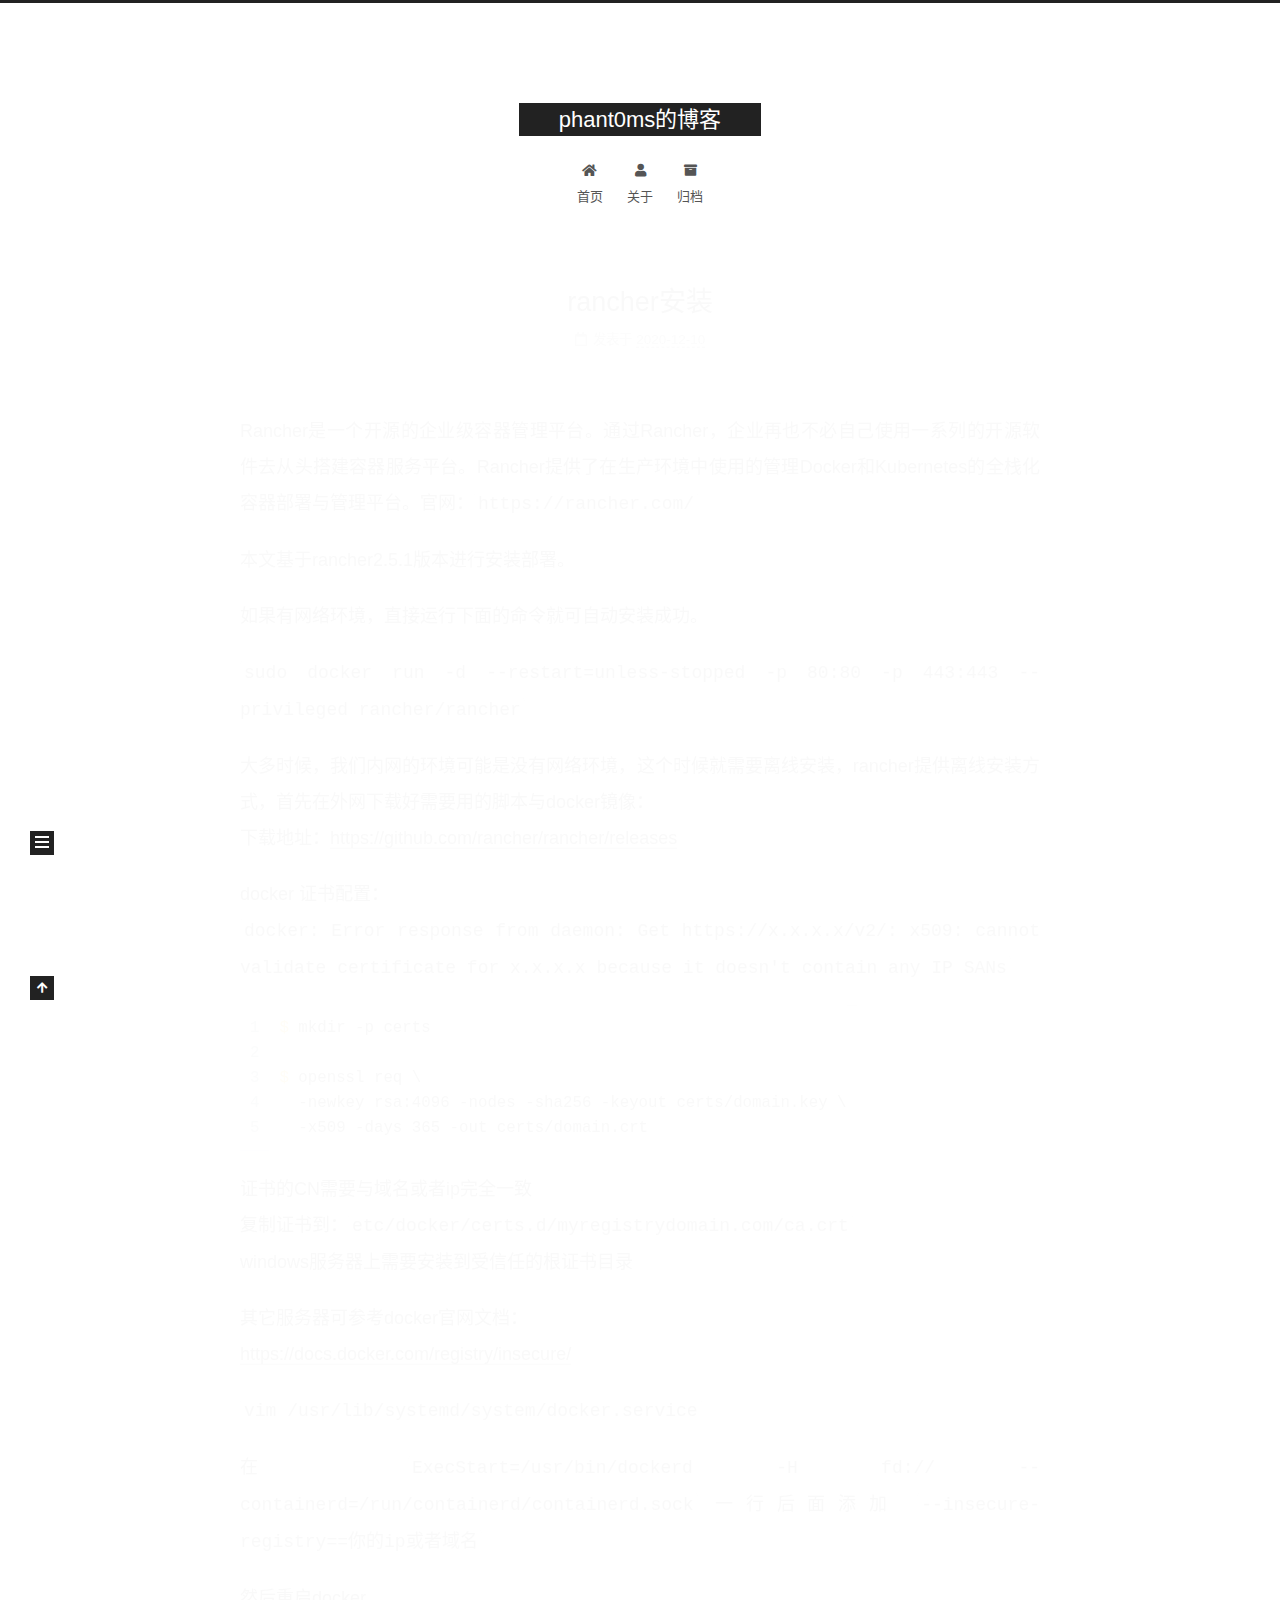
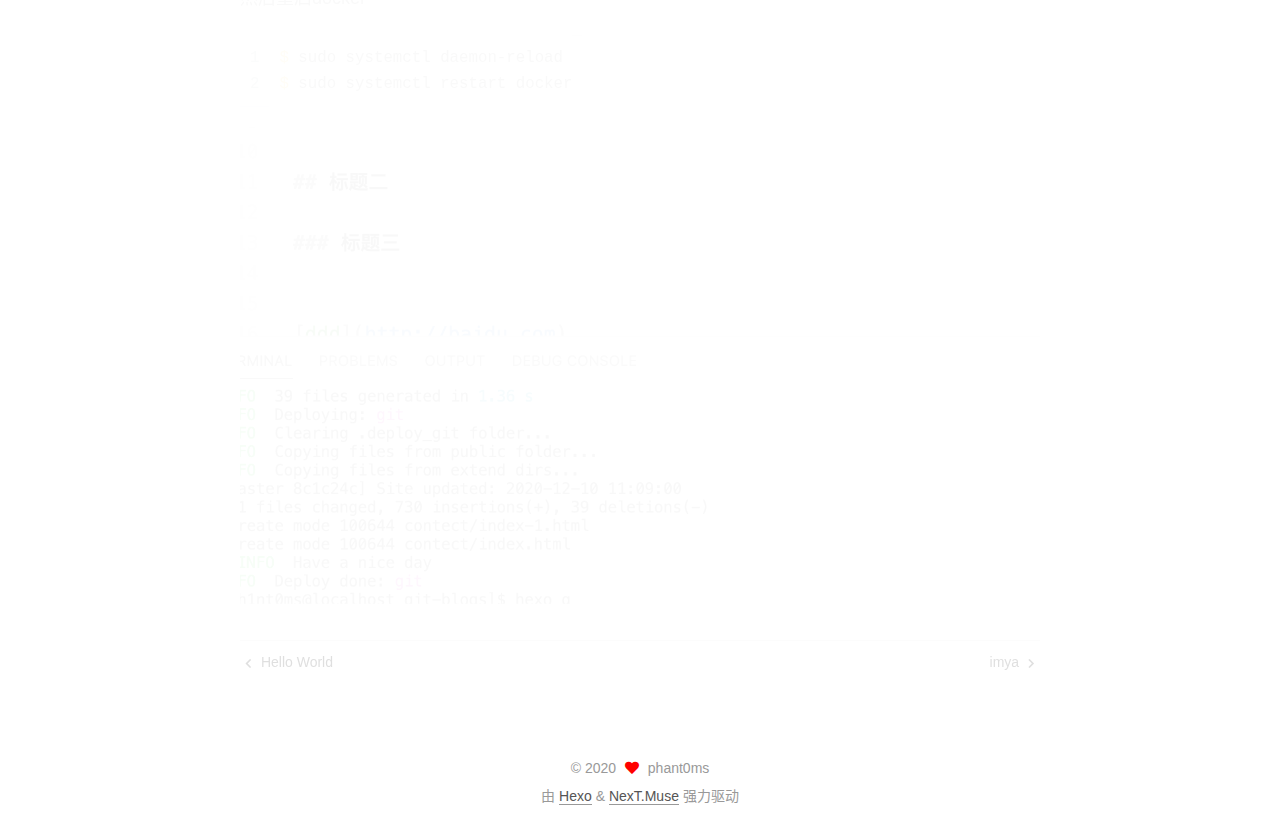
<file: rancher安装.html>
<!DOCTYPE html>
<html lang="zh-CN">
<head>
  <meta charset="UTF-8">
<meta name="viewport" content="width=device-width, initial-scale=1, maximum-scale=2">
<meta name="theme-color" content="#222">
<meta name="generator" content="Hexo 5.2.0">
  <link rel="apple-touch-icon" sizes="180x180" href="/images/apple-touch-icon-next.png">
  <link rel="icon" type="image/png" sizes="32x32" href="/images/favicon-32x32-next.png">
  <link rel="icon" type="image/png" sizes="16x16" href="/images/favicon-16x16-next.png">
  <link rel="mask-icon" href="/images/logo.svg" color="#222">

<link rel="stylesheet" href="/css/main.css">


<link rel="stylesheet" href="/lib/font-awesome/css/all.min.css">

<script id="hexo-configurations">
    var NexT = window.NexT || {};
    var CONFIG = {"hostname":"phant0ms.github.io","root":"/","scheme":"Muse","version":"7.8.0","exturl":false,"sidebar":{"position":"left","display":"post","padding":18,"offset":12,"onmobile":false},"copycode":{"enable":false,"show_result":false,"style":null},"back2top":{"enable":true,"sidebar":false,"scrollpercent":false},"bookmark":{"enable":false,"color":"#222","save":"auto"},"fancybox":false,"mediumzoom":false,"lazyload":false,"pangu":false,"comments":{"style":"tabs","active":null,"storage":true,"lazyload":false,"nav":null},"algolia":{"hits":{"per_page":10},"labels":{"input_placeholder":"Search for Posts","hits_empty":"We didn't find any results for the search: ${query}","hits_stats":"${hits} results found in ${time} ms"}},"localsearch":{"enable":false,"trigger":"auto","top_n_per_article":1,"unescape":false,"preload":false},"motion":{"enable":true,"async":false,"transition":{"post_block":"fadeIn","post_header":"slideDownIn","post_body":"slideDownIn","coll_header":"slideLeftIn","sidebar":"slideUpIn"}}};
  </script>

  <meta name="description" content="Rancher是一个开源的企业级容器管理平台。通过Rancher，企业再也不必自己使用一系列的开源软件去从头搭建容器服务平台。Rancher提供了在生产环境中使用的管理Docker和Kubernetes的全栈化容器部署与管理平台。官网：https:&#x2F;&#x2F;rancher.com&#x2F; 本文基于rancher2.5.1版本进行安装部署。 如果有网络环境，直接运行下面的命令就可自动安装成功。 sudo doc">
<meta property="og:type" content="article">
<meta property="og:title" content="rancher安装">
<meta property="og:url" content="https://phant0ms.github.io/rancher%E5%AE%89%E8%A3%85.html">
<meta property="og:site_name" content="phant0ms的博客">
<meta property="og:description" content="Rancher是一个开源的企业级容器管理平台。通过Rancher，企业再也不必自己使用一系列的开源软件去从头搭建容器服务平台。Rancher提供了在生产环境中使用的管理Docker和Kubernetes的全栈化容器部署与管理平台。官网：https:&#x2F;&#x2F;rancher.com&#x2F; 本文基于rancher2.5.1版本进行安装部署。 如果有网络环境，直接运行下面的命令就可自动安装成功。 sudo doc">
<meta property="og:locale" content="zh_CN">
<meta property="og:image" content="https://phant0ms.github.io/images/1.png">
<meta property="article:published_time" content="2020-12-10T02:01:20.000Z">
<meta property="article:modified_time" content="2020-12-10T03:16:48.053Z">
<meta property="article:author" content="phant0ms">
<meta name="twitter:card" content="summary">
<meta name="twitter:image" content="https://phant0ms.github.io/images/1.png">

<link rel="canonical" href="https://phant0ms.github.io/rancher%E5%AE%89%E8%A3%85.html">


<script id="page-configurations">
  // https://hexo.io/docs/variables.html
  CONFIG.page = {
    sidebar: "",
    isHome : false,
    isPost : true,
    lang   : 'zh-CN'
  };
</script>

  <title>rancher安装 | phant0ms的博客</title>
  






  <noscript>
  <style>
  .use-motion .brand,
  .use-motion .menu-item,
  .sidebar-inner,
  .use-motion .post-block,
  .use-motion .pagination,
  .use-motion .comments,
  .use-motion .post-header,
  .use-motion .post-body,
  .use-motion .collection-header { opacity: initial; }

  .use-motion .site-title,
  .use-motion .site-subtitle {
    opacity: initial;
    top: initial;
  }

  .use-motion .logo-line-before i { left: initial; }
  .use-motion .logo-line-after i { right: initial; }
  </style>
</noscript>

</head>

<body itemscope itemtype="http://schema.org/WebPage">
  <div class="container use-motion">
    <div class="headband"></div>

    <header class="header" itemscope itemtype="http://schema.org/WPHeader">
      <div class="header-inner"><div class="site-brand-container">
  <div class="site-nav-toggle">
    <div class="toggle" aria-label="切换导航栏">
      <span class="toggle-line toggle-line-first"></span>
      <span class="toggle-line toggle-line-middle"></span>
      <span class="toggle-line toggle-line-last"></span>
    </div>
  </div>

  <div class="site-meta">

    <a href="/" class="brand" rel="start">
      <span class="logo-line-before"><i></i></span>
      <h1 class="site-title">phant0ms的博客</h1>
      <span class="logo-line-after"><i></i></span>
    </a>
  </div>

  <div class="site-nav-right">
    <div class="toggle popup-trigger">
    </div>
  </div>
</div>




<nav class="site-nav">
  <ul id="menu" class="main-menu menu">
        <li class="menu-item menu-item-home">

    <a href="/" rel="section"><i class="fa fa-home fa-fw"></i>首页</a>

  </li>
        <li class="menu-item menu-item-about">

    <a href="/about/" rel="section"><i class="fa fa-user fa-fw"></i>关于</a>

  </li>
        <li class="menu-item menu-item-archives">

    <a href="/archives/" rel="section"><i class="fa fa-archive fa-fw"></i>归档</a>

  </li>
  </ul>
</nav>




</div>
    </header>

    
  <div class="back-to-top">
    <i class="fa fa-arrow-up"></i>
    <span>0%</span>
  </div>


    <main class="main">
      <div class="main-inner">
        <div class="content-wrap">
          

          <div class="content post posts-expand">
            

    
  
  
  <article itemscope itemtype="http://schema.org/Article" class="post-block" lang="zh-CN">
    <link itemprop="mainEntityOfPage" href="https://phant0ms.github.io/rancher%E5%AE%89%E8%A3%85.html">

    <span hidden itemprop="author" itemscope itemtype="http://schema.org/Person">
      <meta itemprop="image" content="/images/avatar.gif">
      <meta itemprop="name" content="phant0ms">
      <meta itemprop="description" content="">
    </span>

    <span hidden itemprop="publisher" itemscope itemtype="http://schema.org/Organization">
      <meta itemprop="name" content="phant0ms的博客">
    </span>
      <header class="post-header">
        <h1 class="post-title" itemprop="name headline">
          rancher安装
        </h1>

        <div class="post-meta">
            <span class="post-meta-item">
              <span class="post-meta-item-icon">
                <i class="far fa-calendar"></i>
              </span>
              <span class="post-meta-item-text">发表于</span>
              

              <time title="创建时间：2020-12-10 10:01:20 / 修改时间：11:16:48" itemprop="dateCreated datePublished" datetime="2020-12-10T10:01:20+08:00">2020-12-10</time>
            </span>

          

        </div>
      </header>

    
    
    
    <div class="post-body" itemprop="articleBody">

      
        <p>Rancher是一个开源的企业级容器管理平台。通过Rancher，企业再也不必自己使用一系列的开源软件去从头搭建容器服务平台。Rancher提供了在生产环境中使用的管理Docker和Kubernetes的全栈化容器部署与管理平台。官网：<code>https://rancher.com/</code></p>
<p>本文基于rancher2.5.1版本进行安装部署。</p>
<p>如果有网络环境，直接运行下面的命令就可自动安装成功。</p>
<p><code>sudo docker run -d --restart=unless-stopped -p 80:80 -p 443:443 --privileged rancher/rancher</code></p>
<p>大多时候，我们内网的环境可能是没有网络环境，这个时候就需要离线安装，rancher提供离线安装方式，首先在外网下载好需要用的脚本与docker镜像：<br>下载地址：<a target="_blank" rel="noopener" href="https://github.com/rancher/rancher/releases">https://github.com/rancher/rancher/releases</a></p>
<p>docker 证书配置：<br><code>docker: Error response from daemon: Get https://x.x.x.x/v2/: x509: cannot validate certificate for x.x.x.x because it doesn&#39;t contain any IP SANs</code></p>
<figure class="highlight shell"><table><tr><td class="gutter"><pre><span class="line">1</span><br><span class="line">2</span><br><span class="line">3</span><br><span class="line">4</span><br><span class="line">5</span><br></pre></td><td class="code"><pre><span class="line"><span class="meta">$</span><span class="bash"> mkdir -p certs</span></span><br><span class="line"></span><br><span class="line"><span class="meta">$</span><span class="bash"> openssl req \</span></span><br><span class="line">  -newkey rsa:4096 -nodes -sha256 -keyout certs/domain.key \</span><br><span class="line">  -x509 -days 365 -out certs/domain.crt</span><br></pre></td></tr></table></figure>
<p>证书的CN需要与域名或者ip完全一致<br>复制证书到：<code>etc/docker/certs.d/myregistrydomain.com/ca.crt</code><br>windows服务器上需要安装到受信任的根证书目录</p>
<p>其它服务器可参考docker官网文档：<br><a target="_blank" rel="noopener" href="https://docs.docker.com/registry/insecure/">https://docs.docker.com/registry/insecure/</a></p>
<p><code>vim /usr/lib/systemd/system/docker.service</code></p>
<p>在 <code>ExecStart=/usr/bin/dockerd -H fd:// --containerd=/run/containerd/containerd.sock</code> 一行后面添加 <code>--insecure-registry==你的ip或者域名</code> </p>
<p>然后重启docker</p>
<figure class="highlight shell"><table><tr><td class="gutter"><pre><span class="line">1</span><br><span class="line">2</span><br></pre></td><td class="code"><pre><span class="line"><span class="meta">$</span><span class="bash"> sudo systemctl daemon-reload</span></span><br><span class="line"><span class="meta">$</span><span class="bash"> sudo systemctl restart docker</span></span><br></pre></td></tr></table></figure>

<p><img src="source/images/../../../images/1.png" alt="ddd"></p>

    </div>

    
    
    

      <footer class="post-footer">

        


        
    <div class="post-nav">
      <div class="post-nav-item">
    <a href="/hello-world.html" rel="prev" title="Hello World">
      <i class="fa fa-chevron-left"></i> Hello World
    </a></div>
      <div class="post-nav-item">
    <a href="/imya.html" rel="next" title="imya">
      imya <i class="fa fa-chevron-right"></i>
    </a></div>
    </div>
      </footer>
    
  </article>
  
  
  



          </div>
          

<script>
  window.addEventListener('tabs:register', () => {
    let { activeClass } = CONFIG.comments;
    if (CONFIG.comments.storage) {
      activeClass = localStorage.getItem('comments_active') || activeClass;
    }
    if (activeClass) {
      let activeTab = document.querySelector(`a[href="#comment-${activeClass}"]`);
      if (activeTab) {
        activeTab.click();
      }
    }
  });
  if (CONFIG.comments.storage) {
    window.addEventListener('tabs:click', event => {
      if (!event.target.matches('.tabs-comment .tab-content .tab-pane')) return;
      let commentClass = event.target.classList[1];
      localStorage.setItem('comments_active', commentClass);
    });
  }
</script>

        </div>
          
  
  <div class="toggle sidebar-toggle">
    <span class="toggle-line toggle-line-first"></span>
    <span class="toggle-line toggle-line-middle"></span>
    <span class="toggle-line toggle-line-last"></span>
  </div>

  <aside class="sidebar">
    <div class="sidebar-inner">

      <ul class="sidebar-nav motion-element">
        <li class="sidebar-nav-toc">
          文章目录
        </li>
        <li class="sidebar-nav-overview">
          站点概览
        </li>
      </ul>

      <!--noindex-->
      <div class="post-toc-wrap sidebar-panel">
      </div>
      <!--/noindex-->

      <div class="site-overview-wrap sidebar-panel">
        <div class="site-author motion-element" itemprop="author" itemscope itemtype="http://schema.org/Person">
  <p class="site-author-name" itemprop="name">phant0ms</p>
  <div class="site-description" itemprop="description"></div>
</div>
<div class="site-state-wrap motion-element">
  <nav class="site-state">
      <div class="site-state-item site-state-posts">
          <a href="/archives/">
        
          <span class="site-state-item-count">4</span>
          <span class="site-state-item-name">日志</span>
        </a>
      </div>
  </nav>
</div>



      </div>

    </div>
  </aside>
  <div id="sidebar-dimmer"></div>


      </div>
    </main>

    <footer class="footer">
      <div class="footer-inner">
        

        

<div class="copyright">
  
  &copy; 
  <span itemprop="copyrightYear">2020</span>
  <span class="with-love">
    <i class="fa fa-heart"></i>
  </span>
  <span class="author" itemprop="copyrightHolder">phant0ms</span>
</div>
  <div class="powered-by">由 <a href="https://hexo.io/" class="theme-link" rel="noopener" target="_blank">Hexo</a> & <a href="https://muse.theme-next.org/" class="theme-link" rel="noopener" target="_blank">NexT.Muse</a> 强力驱动
  </div>

        








      </div>
    </footer>
  </div>

  
  <script src="/lib/anime.min.js"></script>
  <script src="/lib/velocity/velocity.min.js"></script>
  <script src="/lib/velocity/velocity.ui.min.js"></script>

<script src="/js/utils.js"></script>

<script src="/js/motion.js"></script>


<script src="/js/schemes/muse.js"></script>


<script src="/js/next-boot.js"></script>




  















  

  

</body>
</html>
</file>
<file: css/main.css>
:root {
  --body-bg-color: #fff;
  --content-bg-color: #fff;
  --card-bg-color: #f5f5f5;
  --text-color: #555;
  --blockquote-color: #666;
  --link-color: #555;
  --link-hover-color: #222;
  --brand-color: #fff;
  --brand-hover-color: #fff;
  --table-row-odd-bg-color: #f9f9f9;
  --table-row-hover-bg-color: #f5f5f5;
  --menu-item-bg-color: #f5f5f5;
  --btn-default-bg: #222;
  --btn-default-color: #fff;
  --btn-default-border-color: #222;
  --btn-default-hover-bg: #fff;
  --btn-default-hover-color: #222;
  --btn-default-hover-border-color: #222;
}
html {
  line-height: 1.15; /* 1 */
  -webkit-text-size-adjust: 100%; /* 2 */
}
body {
  margin: 0;
}
main {
  display: block;
}
h1 {
  font-size: 2em;
  margin: 0.67em 0;
}
hr {
  box-sizing: content-box; /* 1 */
  height: 0; /* 1 */
  overflow: visible; /* 2 */
}
pre {
  font-family: monospace, monospace; /* 1 */
  font-size: 1em; /* 2 */
}
a {
  background: transparent;
}
abbr[title] {
  border-bottom: none; /* 1 */
  text-decoration: underline; /* 2 */
  text-decoration: underline dotted; /* 2 */
}
b,
strong {
  font-weight: bolder;
}
code,
kbd,
samp {
  font-family: monospace, monospace; /* 1 */
  font-size: 1em; /* 2 */
}
small {
  font-size: 80%;
}
sub,
sup {
  font-size: 75%;
  line-height: 0;
  position: relative;
  vertical-align: baseline;
}
sub {
  bottom: -0.25em;
}
sup {
  top: -0.5em;
}
img {
  border-style: none;
}
button,
input,
optgroup,
select,
textarea {
  font-family: inherit; /* 1 */
  font-size: 100%; /* 1 */
  line-height: 1.15; /* 1 */
  margin: 0; /* 2 */
}
button,
input {
/* 1 */
  overflow: visible;
}
button,
select {
/* 1 */
  text-transform: none;
}
button,
[type='button'],
[type='reset'],
[type='submit'] {
  -webkit-appearance: button;
}
button::-moz-focus-inner,
[type='button']::-moz-focus-inner,
[type='reset']::-moz-focus-inner,
[type='submit']::-moz-focus-inner {
  border-style: none;
  padding: 0;
}
button:-moz-focusring,
[type='button']:-moz-focusring,
[type='reset']:-moz-focusring,
[type='submit']:-moz-focusring {
  outline: 1px dotted ButtonText;
}
fieldset {
  padding: 0.35em 0.75em 0.625em;
}
legend {
  box-sizing: border-box; /* 1 */
  color: inherit; /* 2 */
  display: table; /* 1 */
  max-width: 100%; /* 1 */
  padding: 0; /* 3 */
  white-space: normal; /* 1 */
}
progress {
  vertical-align: baseline;
}
textarea {
  overflow: auto;
}
[type='checkbox'],
[type='radio'] {
  box-sizing: border-box; /* 1 */
  padding: 0; /* 2 */
}
[type='number']::-webkit-inner-spin-button,
[type='number']::-webkit-outer-spin-button {
  height: auto;
}
[type='search'] {
  outline-offset: -2px; /* 2 */
  -webkit-appearance: textfield; /* 1 */
}
[type='search']::-webkit-search-decoration {
  -webkit-appearance: none;
}
::-webkit-file-upload-button {
  font: inherit; /* 2 */
  -webkit-appearance: button; /* 1 */
}
details {
  display: block;
}
summary {
  display: list-item;
}
template {
  display: none;
}
[hidden] {
  display: none;
}
::selection {
  background: #262a30;
  color: #eee;
}
html,
body {
  height: 100%;
}
body {
  background: var(--body-bg-color);
  color: var(--text-color);
  font-family: 'Lato', "PingFang SC", "Microsoft YaHei", sans-serif;
  font-size: 1em;
  line-height: 2;
}
@media (max-width: 991px) {
  body {
    padding-left: 0 !important;
    padding-right: 0 !important;
  }
}
h1,
h2,
h3,
h4,
h5,
h6 {
  font-family: 'Lato', "PingFang SC", "Microsoft YaHei", sans-serif;
  font-weight: bold;
  line-height: 1.5;
  margin: 20px 0 15px;
}
h1 {
  font-size: 1.5em;
}
h2 {
  font-size: 1.375em;
}
h3 {
  font-size: 1.25em;
}
h4 {
  font-size: 1.125em;
}
h5 {
  font-size: 1em;
}
h6 {
  font-size: 0.875em;
}
p {
  margin: 0 0 20px 0;
}
a,
span.exturl {
  border-bottom: 1px solid #999;
  color: var(--link-color);
  outline: 0;
  text-decoration: none;
  overflow-wrap: break-word;
  word-wrap: break-word;
  cursor: pointer;
}
a:hover,
span.exturl:hover {
  border-bottom-color: var(--link-hover-color);
  color: var(--link-hover-color);
}
iframe,
img,
video {
  display: block;
  margin-left: auto;
  margin-right: auto;
  max-width: 100%;
}
hr {
  background-image: repeating-linear-gradient(-45deg, #ddd, #ddd 4px, transparent 4px, transparent 8px);
  border: 0;
  height: 3px;
  margin: 40px 0;
}
blockquote {
  border-left: 4px solid #ddd;
  color: var(--blockquote-color);
  margin: 0;
  padding: 0 15px;
}
blockquote cite::before {
  content: '-';
  padding: 0 5px;
}
dt {
  font-weight: bold;
}
dd {
  margin: 0;
  padding: 0;
}
kbd {
  background-color: #f5f5f5;
  background-image: linear-gradient(#eee, #fff, #eee);
  border: 1px solid #ccc;
  border-radius: 0.2em;
  box-shadow: 0.1em 0.1em 0.2em rgba(0,0,0,0.1);
  color: #555;
  font-family: inherit;
  padding: 0.1em 0.3em;
  white-space: nowrap;
}
.table-container {
  overflow: auto;
}
table {
  border-collapse: collapse;
  border-spacing: 0;
  font-size: 0.875em;
  margin: 0 0 20px 0;
  width: 100%;
}
tbody tr:nth-of-type(odd) {
  background: var(--table-row-odd-bg-color);
}
tbody tr:hover {
  background: var(--table-row-hover-bg-color);
}
caption,
th,
td {
  font-weight: normal;
  padding: 8px;
  vertical-align: middle;
}
th,
td {
  border: 1px solid #ddd;
  border-bottom: 3px solid #ddd;
}
th {
  font-weight: 700;
  padding-bottom: 10px;
}
td {
  border-bottom-width: 1px;
}
.btn {
  background: var(--btn-default-bg);
  border: 2px solid var(--btn-default-border-color);
  border-radius: 0;
  color: var(--btn-default-color);
  display: inline-block;
  font-size: 0.875em;
  line-height: 2;
  padding: 0 20px;
  text-decoration: none;
  transition-property: background-color;
  transition-delay: 0s;
  transition-duration: 0.2s;
  transition-timing-function: ease-in-out;
}
.btn:hover {
  background: var(--btn-default-hover-bg);
  border-color: var(--btn-default-hover-border-color);
  color: var(--btn-default-hover-color);
}
.btn + .btn {
  margin: 0 0 8px 8px;
}
.btn .fa-fw {
  text-align: left;
  width: 1.285714285714286em;
}
.toggle {
  line-height: 0;
}
.toggle .toggle-line {
  background: #fff;
  display: inline-block;
  height: 2px;
  left: 0;
  position: relative;
  top: 0;
  transition: all 0.4s;
  vertical-align: top;
  width: 100%;
}
.toggle .toggle-line:not(:first-child) {
  margin-top: 3px;
}
.toggle.toggle-arrow .toggle-line-first {
  left: 50%;
  top: 2px;
  transform: rotate(45deg);
  width: 50%;
}
.toggle.toggle-arrow .toggle-line-middle {
  left: 2px;
  width: 90%;
}
.toggle.toggle-arrow .toggle-line-last {
  left: 50%;
  top: -2px;
  transform: rotate(-45deg);
  width: 50%;
}
.toggle.toggle-close .toggle-line-first {
  transform: rotate(-45deg);
  top: 5px;
}
.toggle.toggle-close .toggle-line-middle {
  opacity: 0;
}
.toggle.toggle-close .toggle-line-last {
  transform: rotate(45deg);
  top: -5px;
}
.highlight,
pre {
  background: #f7f7f7;
  color: #4d4d4c;
  line-height: 1.6;
  margin: 0 auto 20px;
}
pre,
code {
  font-family: consolas, Menlo, monospace, "PingFang SC", "Microsoft YaHei";
}
code {
  background: #eee;
  border-radius: 3px;
  color: #555;
  padding: 2px 4px;
  overflow-wrap: break-word;
  word-wrap: break-word;
}
.highlight *::selection {
  background: #d6d6d6;
}
.highlight pre {
  border: 0;
  margin: 0;
  padding: 10px 0;
}
.highlight table {
  border: 0;
  margin: 0;
  width: auto;
}
.highlight td {
  border: 0;
  padding: 0;
}
.highlight figcaption {
  background: #eff2f3;
  color: #4d4d4c;
  display: flex;
  font-size: 0.875em;
  justify-content: space-between;
  line-height: 1.2;
  padding: 0.5em;
}
.highlight figcaption a {
  color: #4d4d4c;
}
.highlight figcaption a:hover {
  border-bottom-color: #4d4d4c;
}
.highlight .gutter {
  -moz-user-select: none;
  -ms-user-select: none;
  -webkit-user-select: none;
  user-select: none;
}
.highlight .gutter pre {
  background: #eff2f3;
  color: #869194;
  padding-left: 10px;
  padding-right: 10px;
  text-align: right;
}
.highlight .code pre {
  background: #f7f7f7;
  padding-left: 10px;
  width: 100%;
}
.gist table {
  width: auto;
}
.gist table td {
  border: 0;
}
pre {
  overflow: auto;
  padding: 10px;
}
pre code {
  background: none;
  color: #4d4d4c;
  font-size: 0.875em;
  padding: 0;
  text-shadow: none;
}
pre .deletion {
  background: #fdd;
}
pre .addition {
  background: #dfd;
}
pre .meta {
  color: #eab700;
  -moz-user-select: none;
  -ms-user-select: none;
  -webkit-user-select: none;
  user-select: none;
}
pre .comment {
  color: #8e908c;
}
pre .variable,
pre .attribute,
pre .tag,
pre .name,
pre .regexp,
pre .ruby .constant,
pre .xml .tag .title,
pre .xml .pi,
pre .xml .doctype,
pre .html .doctype,
pre .css .id,
pre .css .class,
pre .css .pseudo {
  color: #c82829;
}
pre .number,
pre .preprocessor,
pre .built_in,
pre .builtin-name,
pre .literal,
pre .params,
pre .constant,
pre .command {
  color: #f5871f;
}
pre .ruby .class .title,
pre .css .rules .attribute,
pre .string,
pre .symbol,
pre .value,
pre .inheritance,
pre .header,
pre .ruby .symbol,
pre .xml .cdata,
pre .special,
pre .formula {
  color: #718c00;
}
pre .title,
pre .css .hexcolor {
  color: #3e999f;
}
pre .function,
pre .python .decorator,
pre .python .title,
pre .ruby .function .title,
pre .ruby .title .keyword,
pre .perl .sub,
pre .javascript .title,
pre .coffeescript .title {
  color: #4271ae;
}
pre .keyword,
pre .javascript .function {
  color: #8959a8;
}
.blockquote-center {
  border-left: none;
  margin: 40px 0;
  padding: 0;
  position: relative;
  text-align: center;
}
.blockquote-center .fa {
  display: block;
  opacity: 0.6;
  position: absolute;
  width: 100%;
}
.blockquote-center .fa-quote-left {
  border-top: 1px solid #ccc;
  text-align: left;
  top: -20px;
}
.blockquote-center .fa-quote-right {
  border-bottom: 1px solid #ccc;
  text-align: right;
  bottom: -20px;
}
.blockquote-center p,
.blockquote-center div {
  text-align: center;
}
.post-body .group-picture img {
  margin: 0 auto;
  padding: 0 3px;
}
.group-picture-row {
  margin-bottom: 6px;
  overflow: hidden;
}
.group-picture-column {
  float: left;
  margin-bottom: 10px;
}
.post-body .label {
  color: #555;
  display: inline;
  padding: 0 2px;
}
.post-body .label.default {
  background: #f0f0f0;
}
.post-body .label.primary {
  background: #efe6f7;
}
.post-body .label.info {
  background: #e5f2f8;
}
.post-body .label.success {
  background: #e7f4e9;
}
.post-body .label.warning {
  background: #fcf6e1;
}
.post-body .label.danger {
  background: #fae8eb;
}
.post-body .tabs {
  margin-bottom: 20px;
}
.post-body .tabs,
.tabs-comment {
  display: block;
  padding-top: 10px;
  position: relative;
}
.post-body .tabs ul.nav-tabs,
.tabs-comment ul.nav-tabs {
  display: flex;
  flex-wrap: wrap;
  margin: 0;
  margin-bottom: -1px;
  padding: 0;
}
@media (max-width: 413px) {
  .post-body .tabs ul.nav-tabs,
  .tabs-comment ul.nav-tabs {
    display: block;
    margin-bottom: 5px;
  }
}
.post-body .tabs ul.nav-tabs li.tab,
.tabs-comment ul.nav-tabs li.tab {
  border-bottom: 1px solid #ddd;
  border-left: 1px solid transparent;
  border-right: 1px solid transparent;
  border-top: 3px solid transparent;
  flex-grow: 1;
  list-style-type: none;
  border-radius: 0 0 0 0;
}
@media (max-width: 413px) {
  .post-body .tabs ul.nav-tabs li.tab,
  .tabs-comment ul.nav-tabs li.tab {
    border-bottom: 1px solid transparent;
    border-left: 3px solid transparent;
    border-right: 1px solid transparent;
    border-top: 1px solid transparent;
  }
}
@media (max-width: 413px) {
  .post-body .tabs ul.nav-tabs li.tab,
  .tabs-comment ul.nav-tabs li.tab {
    border-radius: 0;
  }
}
.post-body .tabs ul.nav-tabs li.tab a,
.tabs-comment ul.nav-tabs li.tab a {
  border-bottom: initial;
  display: block;
  line-height: 1.8;
  outline: 0;
  padding: 0.25em 0.75em;
  text-align: center;
  transition-delay: 0s;
  transition-duration: 0.2s;
  transition-timing-function: ease-out;
}
.post-body .tabs ul.nav-tabs li.tab a i,
.tabs-comment ul.nav-tabs li.tab a i {
  width: 1.285714285714286em;
}
.post-body .tabs ul.nav-tabs li.tab.active,
.tabs-comment ul.nav-tabs li.tab.active {
  border-bottom: 1px solid transparent;
  border-left: 1px solid #ddd;
  border-right: 1px solid #ddd;
  border-top: 3px solid #fc6423;
}
@media (max-width: 413px) {
  .post-body .tabs ul.nav-tabs li.tab.active,
  .tabs-comment ul.nav-tabs li.tab.active {
    border-bottom: 1px solid #ddd;
    border-left: 3px solid #fc6423;
    border-right: 1px solid #ddd;
    border-top: 1px solid #ddd;
  }
}
.post-body .tabs ul.nav-tabs li.tab.active a,
.tabs-comment ul.nav-tabs li.tab.active a {
  color: var(--link-color);
  cursor: default;
}
.post-body .tabs .tab-content .tab-pane,
.tabs-comment .tab-content .tab-pane {
  border: 1px solid #ddd;
  border-top: 0;
  padding: 20px 20px 0 20px;
  border-radius: 0;
}
.post-body .tabs .tab-content .tab-pane:not(.active),
.tabs-comment .tab-content .tab-pane:not(.active) {
  display: none;
}
.post-body .tabs .tab-content .tab-pane.active,
.tabs-comment .tab-content .tab-pane.active {
  display: block;
}
.post-body .tabs .tab-content .tab-pane.active:nth-of-type(1),
.tabs-comment .tab-content .tab-pane.active:nth-of-type(1) {
  border-radius: 0 0 0 0;
}
@media (max-width: 413px) {
  .post-body .tabs .tab-content .tab-pane.active:nth-of-type(1),
  .tabs-comment .tab-content .tab-pane.active:nth-of-type(1) {
    border-radius: 0;
  }
}
.post-body .note {
  border-radius: 3px;
  margin-bottom: 20px;
  padding: 1em;
  position: relative;
  border: 1px solid #eee;
  border-left-width: 5px;
}
.post-body .note h2,
.post-body .note h3,
.post-body .note h4,
.post-body .note h5,
.post-body .note h6 {
  margin-top: 0;
  border-bottom: initial;
  margin-bottom: 0;
  padding-top: 0;
}
.post-body .note p:first-child,
.post-body .note ul:first-child,
.post-body .note ol:first-child,
.post-body .note table:first-child,
.post-body .note pre:first-child,
.post-body .note blockquote:first-child,
.post-body .note img:first-child {
  margin-top: 0;
}
.post-body .note p:last-child,
.post-body .note ul:last-child,
.post-body .note ol:last-child,
.post-body .note table:last-child,
.post-body .note pre:last-child,
.post-body .note blockquote:last-child,
.post-body .note img:last-child {
  margin-bottom: 0;
}
.post-body .note.default {
  border-left-color: #777;
}
.post-body .note.default h2,
.post-body .note.default h3,
.post-body .note.default h4,
.post-body .note.default h5,
.post-body .note.default h6 {
  color: #777;
}
.post-body .note.primary {
  border-left-color: #6f42c1;
}
.post-body .note.primary h2,
.post-body .note.primary h3,
.post-body .note.primary h4,
.post-body .note.primary h5,
.post-body .note.primary h6 {
  color: #6f42c1;
}
.post-body .note.info {
  border-left-color: #428bca;
}
.post-body .note.info h2,
.post-body .note.info h3,
.post-body .note.info h4,
.post-body .note.info h5,
.post-body .note.info h6 {
  color: #428bca;
}
.post-body .note.success {
  border-left-color: #5cb85c;
}
.post-body .note.success h2,
.post-body .note.success h3,
.post-body .note.success h4,
.post-body .note.success h5,
.post-body .note.success h6 {
  color: #5cb85c;
}
.post-body .note.warning {
  border-left-color: #f0ad4e;
}
.post-body .note.warning h2,
.post-body .note.warning h3,
.post-body .note.warning h4,
.post-body .note.warning h5,
.post-body .note.warning h6 {
  color: #f0ad4e;
}
.post-body .note.danger {
  border-left-color: #d9534f;
}
.post-body .note.danger h2,
.post-body .note.danger h3,
.post-body .note.danger h4,
.post-body .note.danger h5,
.post-body .note.danger h6 {
  color: #d9534f;
}
.pagination .prev,
.pagination .next,
.pagination .page-number,
.pagination .space {
  display: inline-block;
  margin: 0 10px;
  padding: 0 11px;
  position: relative;
  top: -1px;
}
@media (max-width: 767px) {
  .pagination .prev,
  .pagination .next,
  .pagination .page-number,
  .pagination .space {
    margin: 0 5px;
  }
}
.pagination {
  border-top: 1px solid #eee;
  margin: 120px 0 0;
  text-align: center;
}
.pagination .prev,
.pagination .next,
.pagination .page-number {
  border-bottom: 0;
  border-top: 1px solid #eee;
  transition-property: border-color;
  transition-delay: 0s;
  transition-duration: 0.2s;
  transition-timing-function: ease-in-out;
}
.pagination .prev:hover,
.pagination .next:hover,
.pagination .page-number:hover {
  border-top-color: #222;
}
.pagination .space {
  margin: 0;
  padding: 0;
}
.pagination .prev {
  margin-left: 0;
}
.pagination .next {
  margin-right: 0;
}
.pagination .page-number.current {
  background: #ccc;
  border-top-color: #ccc;
  color: #fff;
}
@media (max-width: 767px) {
  .pagination {
    border-top: none;
  }
  .pagination .prev,
  .pagination .next,
  .pagination .page-number {
    border-bottom: 1px solid #eee;
    border-top: 0;
    margin-bottom: 10px;
    padding: 0 10px;
  }
  .pagination .prev:hover,
  .pagination .next:hover,
  .pagination .page-number:hover {
    border-bottom-color: #222;
  }
}
.comments {
  margin-top: 60px;
  overflow: hidden;
}
.comment-button-group {
  display: flex;
  flex-wrap: wrap-reverse;
  justify-content: center;
  margin: 1em 0;
}
.comment-button-group .comment-button {
  margin: 0.1em 0.2em;
}
.comment-button-group .comment-button.active {
  background: var(--btn-default-hover-bg);
  border-color: var(--btn-default-hover-border-color);
  color: var(--btn-default-hover-color);
}
.comment-position {
  display: none;
}
.comment-position.active {
  display: block;
}
.tabs-comment {
  background: var(--content-bg-color);
  margin-top: 4em;
  padding-top: 0;
}
.tabs-comment .comments {
  border: 0;
  box-shadow: none;
  margin-top: 0;
  padding-top: 0;
}
.container {
  min-height: 100%;
  position: relative;
}
.main-inner {
  margin: 0 auto;
  width: 700px;
}
@media (min-width: 1200px) {
  .main-inner {
    width: 800px;
  }
}
@media (min-width: 1600px) {
  .main-inner {
    width: 900px;
  }
}
@media (max-width: 767px) {
  .content-wrap {
    padding: 0 20px;
  }
}
.header {
  background: transparent;
}
.header-inner {
  margin: 0 auto;
  width: 700px;
}
@media (min-width: 1200px) {
  .header-inner {
    width: 800px;
  }
}
@media (min-width: 1600px) {
  .header-inner {
    width: 900px;
  }
}
.site-brand-container {
  display: flex;
  flex-shrink: 0;
  padding: 0 10px;
}
.headband {
  background: #222;
  height: 3px;
}
.site-meta {
  flex-grow: 1;
  text-align: center;
}
@media (max-width: 767px) {
  .site-meta {
    text-align: center;
  }
}
.brand {
  border-bottom: none;
  color: var(--brand-color);
  display: inline-block;
  line-height: 1.375em;
  padding: 0 40px;
  position: relative;
}
.brand:hover {
  color: var(--brand-hover-color);
}
.site-title {
  font-family: 'Lato', "PingFang SC", "Microsoft YaHei", sans-serif;
  font-size: 1.375em;
  font-weight: normal;
  margin: 0;
}
.site-subtitle {
  color: #999;
  font-size: 0.8125em;
  margin: 10px 0;
}
.use-motion .brand {
  opacity: 0;
}
.use-motion .site-title,
.use-motion .site-subtitle,
.use-motion .custom-logo-image {
  opacity: 0;
  position: relative;
  top: -10px;
}
.site-nav-toggle,
.site-nav-right {
  display: none;
}
@media (max-width: 767px) {
  .site-nav-toggle,
  .site-nav-right {
    display: flex;
    flex-direction: column;
    justify-content: center;
  }
}
.site-nav-toggle .toggle,
.site-nav-right .toggle {
  color: var(--text-color);
  padding: 10px;
  width: 22px;
}
.site-nav-toggle .toggle .toggle-line,
.site-nav-right .toggle .toggle-line {
  background: var(--text-color);
  border-radius: 1px;
}
.site-nav {
  display: block;
}
@media (max-width: 767px) {
  .site-nav {
    clear: both;
    display: none;
  }
}
.site-nav.site-nav-on {
  display: block;
}
.menu {
  margin-top: 20px;
  padding-left: 0;
  text-align: center;
}
.menu-item {
  display: inline-block;
  list-style: none;
  margin: 0 10px;
}
@media (max-width: 767px) {
  .menu-item {
    display: block;
    margin-top: 10px;
  }
  .menu-item.menu-item-search {
    display: none;
  }
}
.menu-item a,
.menu-item span.exturl {
  border-bottom: 0;
  display: block;
  font-size: 0.8125em;
  transition-property: border-color;
  transition-delay: 0s;
  transition-duration: 0.2s;
  transition-timing-function: ease-in-out;
}
@media (hover: none) {
  .menu-item a:hover,
  .menu-item span.exturl:hover {
    border-bottom-color: transparent !important;
  }
}
.menu-item .fa,
.menu-item .fab,
.menu-item .far,
.menu-item .fas {
  margin-right: 8px;
}
.menu-item .badge {
  display: inline-block;
  font-weight: bold;
  line-height: 1;
  margin-left: 0.35em;
  margin-top: 0.35em;
  text-align: center;
  white-space: nowrap;
}
@media (max-width: 767px) {
  .menu-item .badge {
    float: right;
    margin-left: 0;
  }
}
.menu-item-active a,
.menu .menu-item a:hover,
.menu .menu-item span.exturl:hover {
  background: var(--menu-item-bg-color);
}
.use-motion .menu-item {
  opacity: 0;
}
.sidebar {
  background: #222;
  bottom: 0;
  box-shadow: inset 0 2px 6px #000;
  position: fixed;
  top: 0;
}
@media (max-width: 991px) {
  .sidebar {
    display: none;
  }
}
.sidebar-inner {
  color: #999;
  padding: 18px 10px;
  text-align: center;
}
.cc-license {
  margin-top: 10px;
  text-align: center;
}
.cc-license .cc-opacity {
  border-bottom: none;
  opacity: 0.7;
}
.cc-license .cc-opacity:hover {
  opacity: 0.9;
}
.cc-license img {
  display: inline-block;
}
.site-author-image {
  border: 2px solid #333;
  display: block;
  margin: 0 auto;
  max-width: 96px;
  padding: 2px;
}
.site-author-name {
  color: #f5f5f5;
  font-weight: normal;
  margin: 5px 0 0;
  text-align: center;
}
.site-description {
  color: #999;
  font-size: 1em;
  margin-top: 5px;
  text-align: center;
}
.links-of-author {
  margin-top: 15px;
}
.links-of-author a,
.links-of-author span.exturl {
  border-bottom-color: #555;
  display: inline-block;
  font-size: 0.8125em;
  margin-bottom: 10px;
  margin-right: 10px;
  vertical-align: middle;
}
.links-of-author a::before,
.links-of-author span.exturl::before {
  background: #3b7e12;
  border-radius: 50%;
  content: ' ';
  display: inline-block;
  height: 4px;
  margin-right: 3px;
  vertical-align: middle;
  width: 4px;
}
.sidebar-button {
  margin-top: 15px;
}
.sidebar-button a {
  border: 1px solid #fc6423;
  border-radius: 4px;
  color: #fc6423;
  display: inline-block;
  padding: 0 15px;
}
.sidebar-button a .fa,
.sidebar-button a .fab,
.sidebar-button a .far,
.sidebar-button a .fas {
  margin-right: 5px;
}
.sidebar-button a:hover {
  background: #fc6423;
  border: 1px solid #fc6423;
  color: #fff;
}
.sidebar-button a:hover .fa,
.sidebar-button a:hover .fab,
.sidebar-button a:hover .far,
.sidebar-button a:hover .fas {
  color: #fff;
}
.links-of-blogroll {
  font-size: 0.8125em;
  margin-top: 10px;
}
.links-of-blogroll-title {
  font-size: 0.875em;
  font-weight: 600;
  margin-top: 0;
}
.links-of-blogroll-list {
  list-style: none;
  margin: 0;
  padding: 0;
}
#sidebar-dimmer {
  display: none;
}
@media (max-width: 767px) {
  #sidebar-dimmer {
    background: #000;
    display: block;
    height: 100%;
    left: 100%;
    opacity: 0;
    position: fixed;
    top: 0;
    width: 100%;
    z-index: 1100;
  }
  .sidebar-active + #sidebar-dimmer {
    opacity: 0.7;
    transform: translateX(-100%);
    transition: opacity 0.5s;
  }
}
.sidebar-nav {
  margin: 0;
  padding-bottom: 20px;
  padding-left: 0;
}
.sidebar-nav li {
  border-bottom: 1px solid transparent;
  color: #666;
  cursor: pointer;
  display: inline-block;
  font-size: 0.875em;
}
.sidebar-nav li.sidebar-nav-overview {
  margin-left: 10px;
}
.sidebar-nav li:hover {
  color: #f5f5f5;
}
.sidebar-nav .sidebar-nav-active {
  border-bottom-color: #87daff;
  color: #87daff;
}
.sidebar-nav .sidebar-nav-active:hover {
  color: #87daff;
}
.sidebar-panel {
  display: none;
  overflow-x: hidden;
  overflow-y: auto;
}
.sidebar-panel-active {
  display: block;
}
.sidebar-toggle {
  background: #222;
  bottom: 45px;
  cursor: pointer;
  height: 14px;
  left: 30px;
  padding: 5px;
  position: fixed;
  width: 14px;
  z-index: 1300;
}
@media (max-width: 991px) {
  .sidebar-toggle {
    left: 20px;
    opacity: 0.8;
    display: none;
  }
}
.sidebar-toggle:hover .toggle-line {
  background: #87daff;
}
.post-toc {
  font-size: 0.875em;
}
.post-toc ol {
  list-style: none;
  margin: 0;
  padding: 0 2px 5px 10px;
  text-align: left;
}
.post-toc ol > ol {
  padding-left: 0;
}
.post-toc ol a {
  transition-property: all;
  transition-delay: 0s;
  transition-duration: 0.2s;
  transition-timing-function: ease-in-out;
}
.post-toc .nav-item {
  line-height: 1.8;
  overflow: hidden;
  text-overflow: ellipsis;
  white-space: nowrap;
}
.post-toc .nav .nav-child {
  display: none;
}
.post-toc .nav .active > .nav-child {
  display: block;
}
.post-toc .nav .active-current > .nav-child {
  display: block;
}
.post-toc .nav .active-current > .nav-child > .nav-item {
  display: block;
}
.post-toc .nav .active > a {
  border-bottom-color: #87daff;
  color: #87daff;
}
.post-toc .nav .active-current > a {
  color: #87daff;
}
.post-toc .nav .active-current > a:hover {
  color: #87daff;
}
.site-state {
  display: flex;
  justify-content: center;
  line-height: 1.4;
  margin-top: 10px;
  overflow: hidden;
  text-align: center;
  white-space: nowrap;
}
.site-state-item {
  padding: 0 15px;
}
.site-state-item:not(:first-child) {
  border-left: 1px solid #333;
}
.site-state-item a {
  border-bottom: none;
}
.site-state-item-count {
  display: block;
  font-size: 1.25em;
  font-weight: 600;
  text-align: center;
}
.site-state-item-name {
  color: inherit;
  font-size: 0.875em;
}
.footer {
  color: #999;
  font-size: 0.875em;
  padding: 20px 0;
}
.footer.footer-fixed {
  bottom: 0;
  left: 0;
  position: absolute;
  right: 0;
}
.footer-inner {
  box-sizing: border-box;
  margin: 0 auto;
  text-align: center;
  width: 700px;
}
@media (min-width: 1200px) {
  .footer-inner {
    width: 800px;
  }
}
@media (min-width: 1600px) {
  .footer-inner {
    width: 900px;
  }
}
.languages {
  display: inline-block;
  font-size: 1.125em;
  position: relative;
}
.languages .lang-select-label span {
  margin: 0 0.5em;
}
.languages .lang-select {
  height: 100%;
  left: 0;
  opacity: 0;
  position: absolute;
  top: 0;
  width: 100%;
}
.with-love {
  color: #ff0000;
  display: inline-block;
  margin: 0 5px;
}
.powered-by,
.theme-info {
  display: inline-block;
}
@-moz-keyframes iconAnimate {
  0%, 100% {
    transform: scale(1);
  }
  10%, 30% {
    transform: scale(0.9);
  }
  20%, 40%, 60%, 80% {
    transform: scale(1.1);
  }
  50%, 70% {
    transform: scale(1.1);
  }
}
@-webkit-keyframes iconAnimate {
  0%, 100% {
    transform: scale(1);
  }
  10%, 30% {
    transform: scale(0.9);
  }
  20%, 40%, 60%, 80% {
    transform: scale(1.1);
  }
  50%, 70% {
    transform: scale(1.1);
  }
}
@-o-keyframes iconAnimate {
  0%, 100% {
    transform: scale(1);
  }
  10%, 30% {
    transform: scale(0.9);
  }
  20%, 40%, 60%, 80% {
    transform: scale(1.1);
  }
  50%, 70% {
    transform: scale(1.1);
  }
}
@keyframes iconAnimate {
  0%, 100% {
    transform: scale(1);
  }
  10%, 30% {
    transform: scale(0.9);
  }
  20%, 40%, 60%, 80% {
    transform: scale(1.1);
  }
  50%, 70% {
    transform: scale(1.1);
  }
}
.back-to-top {
  font-size: 12px;
  text-align: center;
  transition-delay: 0s;
  transition-duration: 0.2s;
  transition-timing-function: ease-in-out;
}
.back-to-top {
  background: #222;
  bottom: -100px;
  box-sizing: border-box;
  color: #fff;
  cursor: pointer;
  left: 30px;
  opacity: 1;
  padding: 0 6px;
  position: fixed;
  transition-property: bottom;
  z-index: 1300;
  width: 24px;
}
.back-to-top span {
  display: none;
}
.back-to-top:hover {
  color: #87daff;
}
.back-to-top.back-to-top-on {
  bottom: 19px;
}
@media (max-width: 991px) {
  .back-to-top {
    left: 20px;
    opacity: 0.8;
  }
}
.post-body {
  font-family: 'Lato', "PingFang SC", "Microsoft YaHei", sans-serif;
  overflow-wrap: break-word;
  word-wrap: break-word;
}
@media (min-width: 1200px) {
  .post-body {
    font-size: 1.125em;
  }
}
.post-body .exturl .fa {
  font-size: 0.875em;
  margin-left: 4px;
}
.post-body .image-caption,
.post-body .figure .caption {
  color: #999;
  font-size: 0.875em;
  font-weight: bold;
  line-height: 1;
  margin: -20px auto 15px;
  text-align: center;
}
.post-sticky-flag {
  display: inline-block;
  transform: rotate(30deg);
}
.post-button {
  margin-top: 40px;
  text-align: center;
}
.use-motion .post-block,
.use-motion .pagination,
.use-motion .comments {
  opacity: 0;
}
.use-motion .post-header {
  opacity: 0;
}
.use-motion .post-body {
  opacity: 0;
}
.use-motion .collection-header {
  opacity: 0;
}
.posts-collapse {
  margin-left: 35px;
  position: relative;
}
@media (max-width: 767px) {
  .posts-collapse {
    margin-left: 0px;
    margin-right: 0px;
  }
}
.posts-collapse .collection-title {
  font-size: 1.125em;
  position: relative;
}
.posts-collapse .collection-title::before {
  background: #999;
  border: 1px solid #fff;
  border-radius: 50%;
  content: ' ';
  height: 10px;
  left: 0;
  margin-left: -6px;
  margin-top: -4px;
  position: absolute;
  top: 50%;
  width: 10px;
}
.posts-collapse .collection-year {
  font-size: 1.5em;
  font-weight: bold;
  margin: 60px 0;
  position: relative;
}
.posts-collapse .collection-year::before {
  background: #bbb;
  border-radius: 50%;
  content: ' ';
  height: 8px;
  left: 0;
  margin-left: -4px;
  margin-top: -4px;
  position: absolute;
  top: 50%;
  width: 8px;
}
.posts-collapse .collection-header {
  display: block;
  margin: 0 0 0 20px;
}
.posts-collapse .collection-header small {
  color: #bbb;
  margin-left: 5px;
}
.posts-collapse .post-header {
  border-bottom: 1px dashed #ccc;
  margin: 30px 0;
  padding-left: 15px;
  position: relative;
  transition-property: border;
  transition-delay: 0s;
  transition-duration: 0.2s;
  transition-timing-function: ease-in-out;
}
.posts-collapse .post-header::before {
  background: #bbb;
  border: 1px solid #fff;
  border-radius: 50%;
  content: ' ';
  height: 6px;
  left: 0;
  margin-left: -4px;
  position: absolute;
  top: 0.75em;
  transition-property: background;
  width: 6px;
  transition-delay: 0s;
  transition-duration: 0.2s;
  transition-timing-function: ease-in-out;
}
.posts-collapse .post-header:hover {
  border-bottom-color: #666;
}
.posts-collapse .post-header:hover::before {
  background: #222;
}
.posts-collapse .post-meta {
  display: inline;
  font-size: 0.75em;
  margin-right: 10px;
}
.posts-collapse .post-title {
  display: inline;
}
.posts-collapse .post-title a,
.posts-collapse .post-title span.exturl {
  border-bottom: none;
  color: var(--link-color);
}
.posts-collapse .post-title .fa-external-link-alt {
  font-size: 0.875em;
  margin-left: 5px;
}
.posts-collapse::before {
  background: #f5f5f5;
  content: ' ';
  height: 100%;
  left: 0;
  margin-left: -2px;
  position: absolute;
  top: 1.25em;
  width: 4px;
}
.post-eof {
  background: #ccc;
  height: 1px;
  margin: 80px auto 60px;
  text-align: center;
  width: 8%;
}
.post-block:last-of-type .post-eof {
  display: none;
}
.content {
  padding-top: 40px;
}
@media (min-width: 992px) {
  .post-body {
    text-align: justify;
  }
}
@media (max-width: 991px) {
  .post-body {
    text-align: justify;
  }
}
.post-body h1,
.post-body h2,
.post-body h3,
.post-body h4,
.post-body h5,
.post-body h6 {
  padding-top: 10px;
}
.post-body h1 .header-anchor,
.post-body h2 .header-anchor,
.post-body h3 .header-anchor,
.post-body h4 .header-anchor,
.post-body h5 .header-anchor,
.post-body h6 .header-anchor {
  border-bottom-style: none;
  color: #ccc;
  float: right;
  margin-left: 10px;
  visibility: hidden;
}
.post-body h1 .header-anchor:hover,
.post-body h2 .header-anchor:hover,
.post-body h3 .header-anchor:hover,
.post-body h4 .header-anchor:hover,
.post-body h5 .header-anchor:hover,
.post-body h6 .header-anchor:hover {
  color: inherit;
}
.post-body h1:hover .header-anchor,
.post-body h2:hover .header-anchor,
.post-body h3:hover .header-anchor,
.post-body h4:hover .header-anchor,
.post-body h5:hover .header-anchor,
.post-body h6:hover .header-anchor {
  visibility: visible;
}
.post-body iframe,
.post-body img,
.post-body video {
  margin-bottom: 20px;
}
.post-body .video-container {
  height: 0;
  margin-bottom: 20px;
  overflow: hidden;
  padding-top: 75%;
  position: relative;
  width: 100%;
}
.post-body .video-container iframe,
.post-body .video-container object,
.post-body .video-container embed {
  height: 100%;
  left: 0;
  margin: 0;
  position: absolute;
  top: 0;
  width: 100%;
}
.post-gallery {
  align-items: center;
  display: grid;
  grid-gap: 10px;
  grid-template-columns: 1fr 1fr 1fr;
  margin-bottom: 20px;
}
@media (max-width: 767px) {
  .post-gallery {
    grid-template-columns: 1fr 1fr;
  }
}
.post-gallery a {
  border: 0;
}
.post-gallery img {
  margin: 0;
}
.posts-expand .post-header {
  font-size: 1.125em;
}
.posts-expand .post-title {
  font-size: 1.5em;
  font-weight: normal;
  margin: initial;
  text-align: center;
  overflow-wrap: break-word;
  word-wrap: break-word;
}
.posts-expand .post-title-link {
  border-bottom: none;
  color: var(--link-color);
  display: inline-block;
  position: relative;
  vertical-align: top;
}
.posts-expand .post-title-link::before {
  background: var(--link-color);
  bottom: 0;
  content: '';
  height: 2px;
  left: 0;
  position: absolute;
  transform: scaleX(0);
  visibility: hidden;
  width: 100%;
  transition-delay: 0s;
  transition-duration: 0.2s;
  transition-timing-function: ease-in-out;
}
.posts-expand .post-title-link:hover::before {
  transform: scaleX(1);
  visibility: visible;
}
.posts-expand .post-title-link .fa-external-link-alt {
  font-size: 0.875em;
  margin-left: 5px;
}
.posts-expand .post-meta {
  color: #999;
  font-family: 'Lato', "PingFang SC", "Microsoft YaHei", sans-serif;
  font-size: 0.75em;
  margin: 3px 0 60px 0;
  text-align: center;
}
.posts-expand .post-meta .post-description {
  font-size: 0.875em;
  margin-top: 2px;
}
.posts-expand .post-meta time {
  border-bottom: 1px dashed #999;
  cursor: pointer;
}
.post-meta .post-meta-item + .post-meta-item::before {
  content: '|';
  margin: 0 0.5em;
}
.post-meta-divider {
  margin: 0 0.5em;
}
.post-meta-item-icon {
  margin-right: 3px;
}
@media (max-width: 991px) {
  .post-meta-item-icon {
    display: inline-block;
  }
}
@media (max-width: 991px) {
  .post-meta-item-text {
    display: none;
  }
}
.post-nav {
  border-top: 1px solid #eee;
  display: flex;
  justify-content: space-between;
  margin-top: 15px;
  padding: 10px 5px 0;
}
.post-nav-item {
  flex: 1;
}
.post-nav-item a {
  border-bottom: none;
  display: block;
  font-size: 0.875em;
  line-height: 1.6;
  position: relative;
}
.post-nav-item a:active {
  top: 2px;
}
.post-nav-item .fa {
  font-size: 0.75em;
}
.post-nav-item:first-child {
  margin-right: 15px;
}
.post-nav-item:first-child .fa {
  margin-right: 5px;
}
.post-nav-item:last-child {
  margin-left: 15px;
  text-align: right;
}
.post-nav-item:last-child .fa {
  margin-left: 5px;
}
.rtl.post-body p,
.rtl.post-body a,
.rtl.post-body h1,
.rtl.post-body h2,
.rtl.post-body h3,
.rtl.post-body h4,
.rtl.post-body h5,
.rtl.post-body h6,
.rtl.post-body li,
.rtl.post-body ul,
.rtl.post-body ol {
  direction: rtl;
  font-family: UKIJ Ekran;
}
.rtl.post-title {
  font-family: UKIJ Ekran;
}
.post-tags {
  margin-top: 40px;
  text-align: center;
}
.post-tags a {
  display: inline-block;
  font-size: 0.8125em;
}
.post-tags a:not(:last-child) {
  margin-right: 10px;
}
.post-widgets {
  border-top: 1px solid #eee;
  margin-top: 15px;
  text-align: center;
}
.wp_rating {
  height: 20px;
  line-height: 20px;
  margin-top: 10px;
  padding-top: 6px;
  text-align: center;
}
.social-like {
  display: flex;
  font-size: 0.875em;
  justify-content: center;
  text-align: center;
}
.reward-container {
  margin: 20px auto;
  padding: 10px 0;
  text-align: center;
  width: 90%;
}
.reward-container button {
  background: transparent;
  border: 1px solid #fc6423;
  border-radius: 0;
  color: #fc6423;
  cursor: pointer;
  line-height: 2;
  outline: 0;
  padding: 0 15px;
  vertical-align: text-top;
}
.reward-container button:hover {
  background: #fc6423;
  border: 1px solid transparent;
  color: #fa9366;
}
#qr {
  padding-top: 20px;
}
#qr a {
  border: 0;
}
#qr img {
  display: inline-block;
  margin: 0.8em 2em 0 2em;
  max-width: 100%;
  width: 180px;
}
#qr p {
  text-align: center;
}
.category-all-page .category-all-title {
  text-align: center;
}
.category-all-page .category-all {
  margin-top: 20px;
}
.category-all-page .category-list {
  list-style: none;
  margin: 0;
  padding: 0;
}
.category-all-page .category-list-item {
  margin: 5px 10px;
}
.category-all-page .category-list-count {
  color: #bbb;
}
.category-all-page .category-list-count::before {
  content: ' (';
  display: inline;
}
.category-all-page .category-list-count::after {
  content: ') ';
  display: inline;
}
.category-all-page .category-list-child {
  padding-left: 10px;
}
.event-list {
  padding: 0;
}
.event-list hr {
  background: #222;
  margin: 20px 0 45px 0;
}
.event-list hr::after {
  background: #222;
  color: #fff;
  content: 'NOW';
  display: inline-block;
  font-weight: bold;
  padding: 0 5px;
  text-align: right;
}
.event-list .event {
  background: #222;
  margin: 20px 0;
  min-height: 40px;
  padding: 15px 0 15px 10px;
}
.event-list .event .event-summary {
  color: #fff;
  margin: 0;
  padding-bottom: 3px;
}
.event-list .event .event-summary::before {
  animation: dot-flash 1s alternate infinite ease-in-out;
  color: #fff;
  content: '\f111';
  display: inline-block;
  font-size: 10px;
  margin-right: 25px;
  vertical-align: middle;
  font-family: 'Font Awesome 5 Free';
  font-weight: 900;
}
.event-list .event .event-relative-time {
  color: #bbb;
  display: inline-block;
  font-size: 12px;
  font-weight: normal;
  padding-left: 12px;
}
.event-list .event .event-details {
  color: #fff;
  display: block;
  line-height: 18px;
  margin-left: 56px;
  padding-bottom: 6px;
  padding-top: 3px;
  text-indent: -24px;
}
.event-list .event .event-details::before {
  color: #fff;
  display: inline-block;
  margin-right: 9px;
  text-align: center;
  text-indent: 0;
  width: 14px;
  font-family: 'Font Awesome 5 Free';
  font-weight: 900;
}
.event-list .event .event-details.event-location::before {
  content: '\f041';
}
.event-list .event .event-details.event-duration::before {
  content: '\f017';
}
.event-list .event-past {
  background: #f5f5f5;
}
.event-list .event-past .event-summary,
.event-list .event-past .event-details {
  color: #bbb;
  opacity: 0.9;
}
.event-list .event-past .event-summary::before,
.event-list .event-past .event-details::before {
  animation: none;
  color: #bbb;
}
@-moz-keyframes dot-flash {
  from {
    opacity: 1;
    transform: scale(1);
  }
  to {
    opacity: 0;
    transform: scale(0.8);
  }
}
@-webkit-keyframes dot-flash {
  from {
    opacity: 1;
    transform: scale(1);
  }
  to {
    opacity: 0;
    transform: scale(0.8);
  }
}
@-o-keyframes dot-flash {
  from {
    opacity: 1;
    transform: scale(1);
  }
  to {
    opacity: 0;
    transform: scale(0.8);
  }
}
@keyframes dot-flash {
  from {
    opacity: 1;
    transform: scale(1);
  }
  to {
    opacity: 0;
    transform: scale(0.8);
  }
}
ul.breadcrumb {
  font-size: 0.75em;
  list-style: none;
  margin: 1em 0;
  padding: 0 2em;
  text-align: center;
}
ul.breadcrumb li {
  display: inline;
}
ul.breadcrumb li + li::before {
  content: '/\00a0';
  font-weight: normal;
  padding: 0.5em;
}
ul.breadcrumb li + li:last-child {
  font-weight: bold;
}
.tag-cloud {
  text-align: center;
}
.tag-cloud a {
  display: inline-block;
  margin: 10px;
}
.tag-cloud a:hover {
  color: var(--link-hover-color) !important;
}
@media (max-width: 767px) {
  .header-inner,
  .main-inner,
  .footer-inner {
    width: auto;
  }
}
.header-inner {
  padding-top: 100px;
}
@media (max-width: 767px) {
  .header-inner {
    padding-top: 50px;
  }
}
.main-inner {
  padding-bottom: 60px;
}
.content {
  padding-top: 70px;
}
@media (max-width: 767px) {
  .content {
    padding-top: 35px;
  }
}
embed {
  display: block;
  margin: 0 auto 25px auto;
}
.custom-logo .site-meta-headline {
  text-align: center;
}
.custom-logo .site-title {
  color: #222;
  margin: 10px auto 0;
}
.custom-logo .site-title a {
  border: 0;
}
.custom-logo-image {
  background: #fff;
  margin: 0 auto;
  max-width: 150px;
  padding: 5px;
}
.brand {
  background: var(--btn-default-bg);
}
@media (max-width: 767px) {
  .site-nav {
    border-bottom: 1px solid #ddd;
    border-top: 1px solid #ddd;
    left: 0;
    margin: 0;
    padding: 0;
    width: 100%;
  }
}
@media (max-width: 767px) {
  .menu {
    text-align: left;
  }
}
.menu-item-active a,
.menu .menu-item a:hover,
.menu .menu-item span.exturl:hover {
  background: transparent;
  border-bottom: 1px solid var(--link-hover-color) !important;
}
@media (max-width: 767px) {
  .menu-item-active a,
  .menu .menu-item a:hover,
  .menu .menu-item span.exturl:hover {
    border-bottom: 1px dotted #ddd !important;
  }
}
@media (max-width: 767px) {
  .menu .menu-item {
    margin: 0 10px;
  }
}
.menu .menu-item a,
.menu .menu-item span.exturl {
  border-bottom: 1px solid transparent;
}
@media (max-width: 767px) {
  .menu .menu-item a,
  .menu .menu-item span.exturl {
    padding: 5px 10px;
  }
}
@media (min-width: 768px) {
  .menu .menu-item .fa,
  .menu .menu-item .fab,
  .menu .menu-item .far,
  .menu .menu-item .fas {
    display: block;
    line-height: 2;
    margin-right: 0;
    width: 100%;
  }
}
.menu .menu-item .badge {
  background: #eee;
  padding: 1px 4px;
}
.sub-menu {
  margin: 10px 0;
}
.sub-menu .menu-item {
  display: inline-block;
}
.sidebar {
  left: -320px;
}
.sidebar.sidebar-active {
  left: 0;
}
.sidebar {
  width: 320px;
  z-index: 1200;
  transition-delay: 0s;
  transition-duration: 0.2s;
  transition-timing-function: ease-out;
}
.sidebar a,
.sidebar span.exturl {
  border-bottom-color: #555;
  color: #999;
}
.sidebar a:hover,
.sidebar span.exturl:hover {
  border-bottom-color: #eee;
  color: #eee;
}
.links-of-blogroll-item {
  padding: 2px 10px;
}
.links-of-blogroll-item a,
.links-of-blogroll-item span.exturl {
  box-sizing: border-box;
  display: inline-block;
  max-width: 280px;
  overflow: hidden;
  text-overflow: ellipsis;
  white-space: nowrap;
}
</file>
